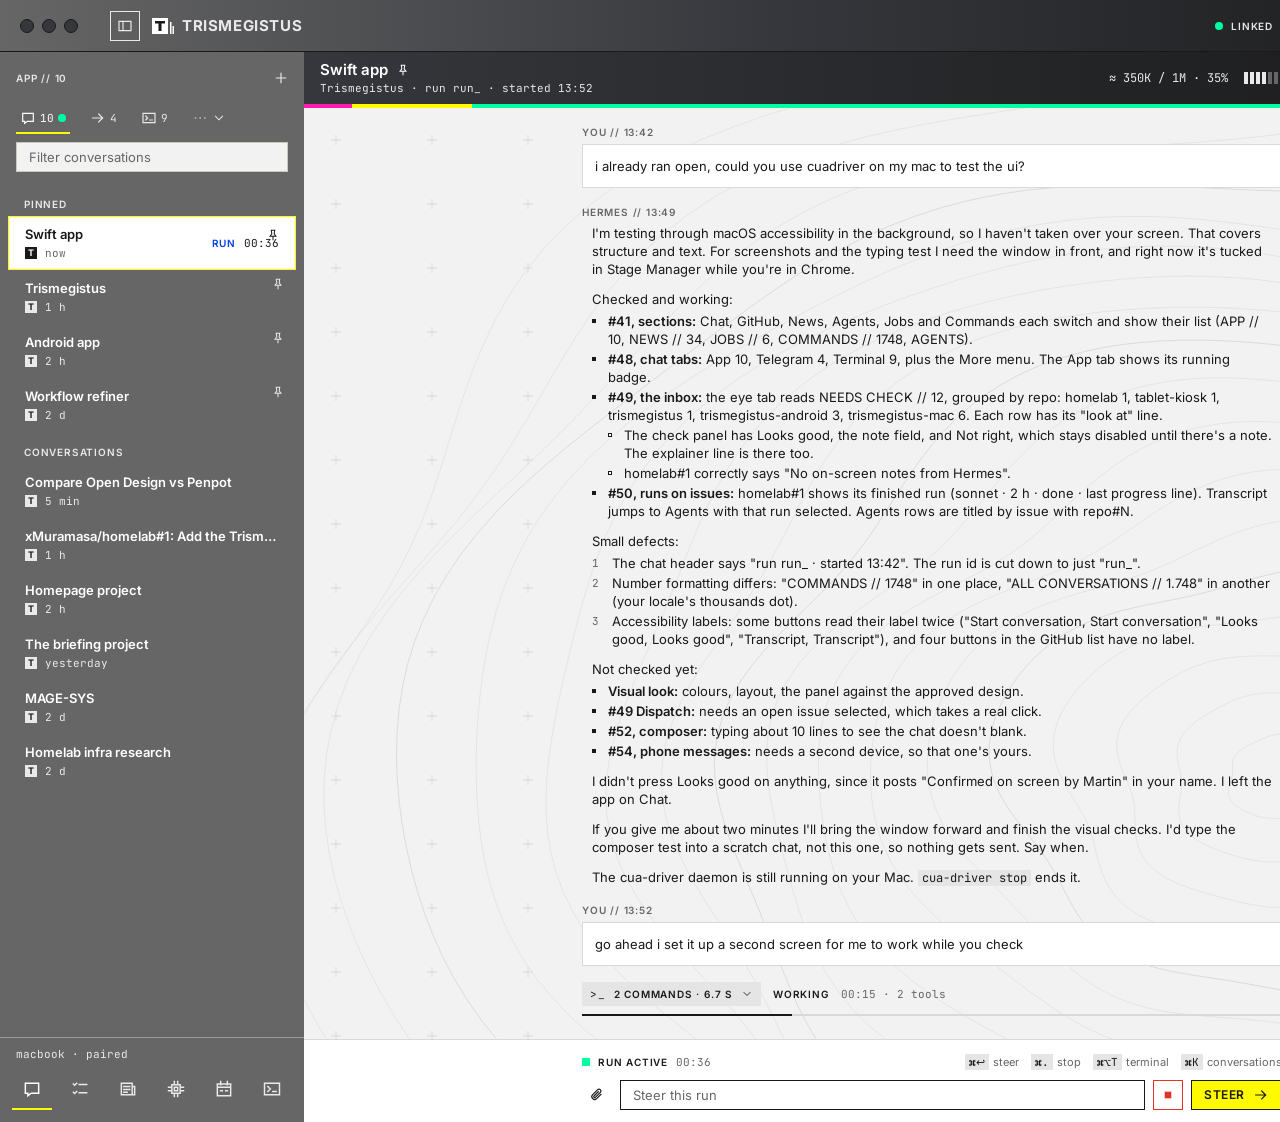
<file: design/opendesign/11-polish-pass/index.html>
<!doctype html>
<html lang="en">
<head>
<meta charset="utf-8">
<title>Trismegistus</title>
<meta name="viewport" content="width=1560">
<link rel="preconnect" href="https://fonts.googleapis.com">
<link rel="preconnect" href="https://fonts.gstatic.com" crossorigin>
<link rel="stylesheet" href="https://fonts.googleapis.com/css2?family=Inter:wght@400;600;700&family=JetBrains+Mono:wght@400&display=swap">
<style>
/* OD-LAYOUT-PRIMITIVES v1 — structure only: display, flex/grid, overflow, wrapping, ratio, geometry.
   Put this @layer first; product CSS outside the layer wins ordinary layout rules.
   Native hidden and closed-dialog states take precedence over component display rules. */
@layer od-layout {
  [hidden]:not([hidden="until-found" i]) { display: none !important; }
  dialog:not([open]) { display: none !important; }
  :where(.od-stack,.od-row,.od-row-top,.od-cluster,.od-grid,.od-field,.od-stat,.od-cell,.od-tile) > :where(*) { min-width: 0; }
  .od-stack   { display: flex; flex-direction: column; gap: var(--od-gap, 8px); }
  .od-row     { display: flex; align-items: center; gap: var(--od-gap, 8px); }
  .od-row-top { display: flex; align-items: flex-start; gap: var(--od-gap, 8px); }
  .od-cluster { display: flex; flex-wrap: wrap; align-items: center; gap: var(--od-gap, 8px); }
  .od-fill    { flex: 1 1 0; min-width: 0; }
  .od-fixed   { flex: none; }
  .od-grid    { display: grid; gap: var(--od-gap, 12px); grid-template-columns: repeat(var(--od-cols, 3), minmax(0, 1fr)); }
  .od-stat, .od-field, .od-cell { display: grid; gap: var(--od-gap, 2px); }
  :where(.od-stat,.od-field,.od-cell) > :where(*) { display: block; }
  .od-tile { display: grid; grid-template-rows: auto 1fr; }
  :where(.od-tile) > :where(*) { display: block; }
  .od-media { display: block; width: 100%; height: auto; aspect-ratio: var(--od-ratio, auto); }
  .od-media-cover { object-fit: cover; }
  .od-icon { display: inline-block; inline-size: var(--od-icon-size, 1em); block-size: var(--od-icon-size, 1em); flex: none; }
  .od-truncate { display: block; max-width: 100%; overflow: hidden; white-space: nowrap; text-overflow: ellipsis; }
  .od-clamp-2, .od-clamp-3 { display: -webkit-box; -webkit-box-orient: vertical; overflow: hidden; overflow-wrap: anywhere; }
  .od-clamp-2 { -webkit-line-clamp: 2; }
  .od-clamp-3 { -webkit-line-clamp: 3; }
  .od-lines-2 { min-height: calc(2 * 1.4em); }
  .od-nowrap  { white-space: nowrap; }
  .od-keep    { word-break: keep-all; overflow-wrap: anywhere; }
  .od-screen { display: grid; grid-template-rows: auto minmax(0, 1fr) auto; height: 100%; }
  .od-scroll { overflow-y: auto; overscroll-behavior: contain; min-height: 0; }
  .od-rail { display: flex; gap: var(--od-gap, 8px); overflow-x: auto; scroll-snap-type: x proximity; scrollbar-width: none;
             padding-inline: var(--od-rail-pad, 16px); scroll-padding-inline: var(--od-rail-pad, 16px); }
  .od-rail::-webkit-scrollbar { display: none; }
  :where(.od-rail) > :where(*) { flex: none; scroll-snap-align: start; }
  :where(.od-rail) > :where(:last-child) { margin-inline-end: var(--od-rail-pad, 16px); }
  .od-spacer { flex: none; visibility: hidden; pointer-events: none; }
  .od-touch  { min-width: 44px; min-height: 44px; }
}
:root [hidden]:where(:not([hidden="until-found" i])) { display: none; }
/* /OD-LAYOUT-PRIMITIVES v1 */

/* ── Tokens: every value below maps 1:1 to a SwiftUI token ───────────── */
:root {
  --paper:#F2F2F2; --raised:#FFFFFF; --sunken:#E5E5E5; --rule:#D9D9D9; --ink:#191919;
  --dark-panel:#35373C; --secondary:#666666; --muted:#999999; --yellow:#FFFA00; --blue:#0040E8;
  --green:#00FFA2; --magenta:#FF1AAC; --red:#E5332A; --border-inactive:#C8C8C0;
  --terminal-green:#00875A; --terminal-red:#C4271F; --ark-orange:#E86600; --on-steel:#E9E9E9;
  --accent-cyan:#1FE5E0; --accent-magenta:#DA16DC;

  --s2:2px; --s4:4px; --s8:8px; --s12:12px; --s16:16px; --s20:20px; --s24:24px; --s32:32px; --s40:40px;
  --row:52px; --row-compact:40px; --row-tool:28px; --control:30px; --card-head:24px; --topbar:52px; --sidebar:304px;
  --lh-body:18px; --lh-small:16px;

  --sans: Inter, -apple-system, BlinkMacSystemFont, "Helvetica Neue", sans-serif;
  --mono: "JetBrains Mono", ui-monospace, SFMono-Regular, Menlo, monospace;
  --steel: linear-gradient(90deg, #666666, #35373C, #191919);
  --steel-band: linear-gradient(90deg, #35373C, #191919);
}

* { box-sizing: border-box; }
html, body { margin: 0; padding: 0; background: var(--ink); }
body { font: 400 13px/var(--lh-body) var(--sans); color: var(--ink); -webkit-font-smoothing: antialiased; }
button, input, select, textarea { font: inherit; color: inherit; border-radius: 0; }
button { background: none; border: 0; padding: 0; cursor: pointer; text-align: left; }
button:disabled { cursor: default; }
h1, h2, h3, h4, p, ul, ol { margin: 0; padding: 0; }
ul, ol { list-style: none; }
a { color: var(--blue); text-decoration: none; }
@media (hover: hover) { a:hover { text-decoration: underline; } }
:focus-visible { outline: 2px solid var(--blue); outline-offset: 1px; }
.topbar :focus-visible, .side :focus-visible, .band :focus-visible { outline-color: var(--yellow); }
* { scrollbar-width: none; }
*::-webkit-scrollbar { display: none; }

/* Type roles */
.t-heading  { font: 700 15px/20px var(--sans); text-transform: uppercase; letter-spacing: .6px; }
.t-title    { font: 600 15px/20px var(--sans); }
.t-headline { font: 600 13px/var(--lh-body) var(--sans); }
.t-body     { font: 400 13px/var(--lh-body) var(--sans); }
.t-callout  { font: 400 12px/var(--lh-small) var(--sans); }
.t-caption  { font: 400 11px/var(--lh-small) var(--sans); }
.t-label    { font: 600 10px/var(--lh-small) var(--sans); text-transform: uppercase; letter-spacing: .8px; }
.t-button   { font: 600 12px/var(--lh-small) var(--sans); text-transform: uppercase; letter-spacing: .6px; }
.t-mono     { font: 400 12px/var(--lh-small) var(--mono); }
.t-mono-s   { font: 400 11px/var(--lh-small) var(--mono); }
.c-secondary { color: var(--secondary); }

/* ── Window ──────────────────────────────────────────────────────────── */
.window { width: 1560px; height: 1122px; display: grid; grid-template-rows: var(--topbar) minmax(0, 1fr); overflow: hidden; background: var(--paper); }
.columns { display: grid; grid-template-columns: var(--sidebar) minmax(0, 1fr); min-height: 0; }
.window.no-sidebar .columns { grid-template-columns: 0 minmax(0, 1fr); }
.window.no-sidebar .side { visibility: hidden; }

/* Top bar */
.topbar { display: flex; align-items: center; gap: var(--s12); padding: 0 var(--s16) 0 var(--s20); background: var(--steel); color: var(--on-steel); border-bottom: 1px solid var(--ink); }
.lights { display: flex; gap: var(--s8); margin-right: var(--s20); }
.lights i { width: 14px; height: 14px; border-radius: 50%; background: var(--dark-panel); border: .5px solid var(--ink); }
.mark { display: flex; align-items: center; gap: var(--s8); }
.mark svg { display: block; width: 22px; height: 16px; }
.mark .word { font: 700 15px/20px var(--sans); letter-spacing: .6px; }
.link-state { display: flex; align-items: center; gap: var(--s8); margin-left: auto; margin-right: var(--s4); }
.dot { width: 8px; height: 8px; border-radius: 50%; background: var(--green); flex: none; }
.bar-btn { display: grid; place-items: center; width: var(--control); height: var(--control); color: var(--on-steel); border: 1px solid transparent; }
.bar-btn[aria-pressed="true"] { border-color: var(--on-steel); }
.bar-btn:disabled { color: var(--muted); }
@media (hover: hover) { .bar-btn:not(:disabled):hover { border-color: var(--on-steel); } }

/* ── Sidebar ─────────────────────────────────────────────────────────── */
.side { background: var(--secondary); color: var(--on-steel); display: grid; grid-template-rows: auto minmax(0, 1fr) auto; min-height: 0; min-width: 0; overflow: hidden; }
.side-head { display: flex; align-items: center; justify-content: space-between; height: var(--row); padding: 0 var(--s8) 0 var(--s16); }
.side-tools { display: grid; gap: var(--s8); padding: 0 var(--s16) var(--s12); }
.field { display: block; width: 100%; height: var(--control); padding: 0 var(--s12); background: var(--paper); color: var(--ink); border: 1px solid var(--border-inactive); }
.field::placeholder { color: var(--secondary); opacity: 1; }
.selects { display: grid; grid-template-columns: repeat(auto-fit, minmax(0, 1fr)); gap: var(--s8); }
.sel { position: relative; display: block; }
.sel select { display: block; width: 100%; height: var(--control); padding: 0 var(--s24) 0 var(--s8); appearance: none; -webkit-appearance: none; background: var(--sunken); color: var(--ink); border: 0; cursor: pointer; }
.sel .od-icon { position: absolute; top: 8px; right: var(--s8); pointer-events: none; color: var(--ink); }
.seg { display: grid; grid-template-columns: 1fr 1fr; }
.seg button { display: flex; align-items: center; justify-content: center; gap: var(--s8); height: var(--control); background: var(--raised); color: var(--ink); }
.seg button[aria-pressed="true"] { background: var(--ink); color: var(--yellow); }
.tabs { display: flex; align-items: center; gap: var(--s16); }
.tabs button { display: flex; align-items: center; gap: var(--s4); height: var(--control); padding: 0 var(--s4); color: var(--on-steel); border-bottom: 2px solid transparent; }
.tabs button[aria-pressed="true"] { color: #FFFFFF; border-bottom-color: var(--yellow); }
.tabs .od-icon { --od-icon-size: 16px; }

.side-list { min-height: 0; overflow-y: auto; padding-bottom: var(--s8); }
.group-head { display: flex; align-items: center; gap: var(--s8); width: 100%; padding: var(--s12) var(--s24) var(--s4); color: var(--on-steel); }
.group-head .count { font: 400 11px/var(--lh-small) var(--mono); }
button.group-head .od-icon { order: -1; margin-left: -4px; }
.row-wrap { position: relative; margin: 0 var(--s8); }
.row { display: flex; align-items: center; gap: var(--s8); width: 100%; min-height: var(--row); padding: var(--s8) var(--s16); color: #FFFFFF; border: 1px solid transparent; }
.row.compact { min-height: var(--row-compact); padding-block: var(--s4); }
.row.sel { background: var(--raised); color: var(--ink); border-color: var(--yellow); }
.row-main { flex: 1 1 0; min-width: 0; display: grid; gap: var(--s2); }
.row-title { font: 600 13px/var(--lh-body) var(--sans); }
.row-meta { display: flex; align-items: center; gap: var(--s8); font: 400 11px/var(--lh-small) var(--mono); color: var(--on-steel); min-width: 0; }
.row-line { display: block; font: 400 11px/var(--lh-small) var(--mono); color: var(--on-steel); }
.row-look { display: block; font: 400 11px/var(--lh-small) var(--sans); color: var(--on-steel); }
.row.sel .row-meta, .row.sel .row-line, .row.sel .row-look { color: var(--secondary); }
.row-side { flex: none; display: flex; align-items: center; gap: var(--s8); }
.row-state { font: 600 10px/var(--lh-small) var(--sans); letter-spacing: .8px; text-transform: uppercase; }
.row.sel .run { color: var(--blue); }
.row-pin { position: absolute; top: var(--s4); right: var(--s8); display: grid; place-items: center; width: 20px; height: 20px; color: var(--on-steel); opacity: 0; }
.row-pin.on, .row-wrap:hover .row-pin, .row-pin:focus-visible { opacity: 1; }
.row-wrap.sel .row-pin { color: var(--ink); }
.src { display: inline-grid; place-items: center; width: 12px; height: 12px; background: var(--on-steel); color: var(--ink); font: 700 9px/12px var(--sans); flex: none; }
.row.sel .src { background: var(--ink); color: #FFFFFF; }
.pri { display: inline-block; padding: 0 var(--s8); background: var(--ink); color: #FFFFFF; font: 600 10px/var(--lh-small) var(--sans); letter-spacing: .8px; }
.sq { display: inline-block; width: 8px; height: 8px; flex: none; }
.sq.line { outline: 1px solid var(--ink); outline-offset: -1px; }
.side-note { padding: var(--s12) var(--s24); font: 400 11px/var(--lh-small) var(--sans); color: var(--on-steel); }
.side-note.mono { font-family: var(--mono); }

.side-foot { border-top: 1px solid var(--muted); }
.paired { padding: var(--s8) var(--s16) 0; font: 400 11px/var(--lh-small) var(--mono); color: var(--on-steel); }
.sections { display: flex; justify-content: space-between; padding: var(--s8) var(--s12) var(--s12); }
.sections button { display: grid; place-items: center; width: var(--s40); height: var(--s40); color: var(--on-steel); border-bottom: 2px solid transparent; }
.sections button[aria-current="page"] { color: #FFFFFF; border-bottom-color: var(--yellow); }
.sections .od-icon { --od-icon-size: 20px; }

/* ── Detail ──────────────────────────────────────────────────────────── */
.detail { display: flex; flex-direction: column; min-height: 0; min-width: 0; background: var(--paper); }
.band { display: flex; align-items: center; gap: var(--s16); min-height: var(--row); padding: var(--s8) var(--s16); background: var(--steel-band); color: var(--on-steel); flex: none; }
.band-titles { flex: 1 1 0; min-width: 0; display: grid; }
.band-title { display: flex; align-items: center; gap: var(--s8); color: #FFFFFF; }
.band-sub { display: block; font: 400 11px/var(--lh-small) var(--mono); color: var(--on-steel); }
.band-actions { flex: none; display: flex; align-items: center; gap: var(--s8); }
.band-read { display: flex; align-items: center; gap: var(--s4); font: 400 12px/var(--lh-small) var(--mono); margin-right: var(--s8); color: var(--on-steel); }
.meter { display: flex; gap: var(--s2); margin-right: var(--s8); }
.meter i { width: 4px; height: 12px; background: var(--secondary); }
.meter i.on { background: var(--on-steel); }
.title-rule { height: 4px; flex: none; display: grid; grid-template-columns: 48px 120px 1fr; }
.title-rule i:nth-child(1) { background: var(--magenta); }
.title-rule i:nth-child(2) { background: var(--yellow); }
.title-rule i:nth-child(3) { background: var(--green); }

.readout { display: flex; align-items: center; gap: var(--s16); min-height: var(--row-compact); padding: 0 var(--s16); background: var(--raised); border-bottom: 1px solid var(--rule); flex: none; }
.read { display: flex; align-items: center; gap: var(--s8); }
.read .t-label { color: var(--secondary); }
.read .sel select { width: 116px; font: 400 12px/var(--lh-small) var(--sans); }
.read + .read { padding-left: var(--s16); border-left: 1px solid var(--rule); }
.tag { display: inline-block; padding: 0 var(--s4); background: var(--sunken); color: var(--ink); font: 400 11px/var(--lh-small) var(--mono); white-space: nowrap; }

.body-wrap { position: relative; flex: 1 1 0; min-height: 0; overflow: hidden; }
.ground { position: absolute; inset: 0; width: 100%; height: 100%; pointer-events: none; }
.scroll { position: relative; height: 100%; overflow-y: auto; overscroll-behavior: contain; padding: var(--s16); }
.col-700 { width: 700px; max-width: 100%; margin: 0 auto; }
.col-720 { width: 720px; max-width: 100%; margin: 0 auto; }
.col-960 { width: 960px; max-width: 100%; margin: 0 auto; }
.stack-16 { display: grid; gap: var(--s16); }
.stack-24 { display: grid; gap: var(--s24); }
.panel { background: var(--raised); border: 1px solid var(--rule); padding: var(--s16); }

/* Buttons */
.btn { display: inline-flex; align-items: center; gap: var(--s8); height: var(--control); padding: 0 var(--s12); font: 600 12px/var(--lh-small) var(--sans); text-transform: uppercase; letter-spacing: .6px; white-space: nowrap; border: 1px solid var(--ink); background: var(--raised); color: var(--ink); }
.btn .od-icon { --od-icon-size: 14px; }
.btn.primary { background: var(--yellow); border-color: var(--ink); color: var(--ink); }
.btn.danger { background: var(--raised); border-color: var(--red); color: var(--terminal-red); }
.btn.steel { background: transparent; border-color: var(--on-steel); color: var(--on-steel); }
.btn.steel[aria-pressed="true"] { background: var(--raised); color: var(--ink); }
.btn:disabled { background: var(--sunken); border-color: var(--border-inactive); color: var(--secondary); }
.btn.steel:disabled { background: var(--dark-panel); border-color: var(--secondary); color: var(--on-steel); }
.icon-btn { display: inline-grid; place-items: center; width: var(--control); height: var(--control); border: 1px solid var(--border-inactive); background: var(--raised); color: var(--ink); flex: none; }
.icon-btn.bare { border-color: transparent; background: transparent; }
.icon-btn.steel { background: transparent; border-color: var(--on-steel); color: var(--on-steel); }
.icon-btn.danger { border-color: var(--red); color: var(--red); }
.text-btn { display: inline-flex; align-items: center; gap: var(--s4); height: var(--row-tool); font: 600 12px/var(--lh-small) var(--sans); text-transform: uppercase; letter-spacing: .6px; color: var(--ink); }
@media (hover: hover) {
  .btn:not(:disabled):hover { background: var(--sunken); }
  .btn.primary:not(:disabled):hover { background: var(--ink); color: var(--yellow); }
  .btn.steel:not(:disabled):not([aria-pressed="true"]):hover { background: var(--dark-panel); }
  .icon-btn:hover { background: var(--sunken); }
  .icon-btn.steel:hover { background: var(--dark-panel); }
  .row:not(.sel):hover { border-color: var(--on-steel); }
  .sections button:hover { color: #FFFFFF; }
}

/* Markdown */
.md { display: grid; gap: var(--s12); }
.md strong { font-weight: 600; }
.md p + ul, .md p + ol { margin-top: -8px; }
.md-h { font: 600 13px/var(--lh-body) var(--sans); }
.md .md-h + ul, .md .md-h + p { margin-top: -8px; }
.md li { position: relative; padding-left: var(--s16); }
.md li + li { margin-top: var(--s2); }
.md ul > li::before { content: ""; position: absolute; left: 0; top: 7px; width: 4px; height: 4px; background: var(--ink); }
.md ul ul { margin-top: var(--s2); }
.md ul ul > li::before { background: var(--raised); outline: 1px solid var(--ink); outline-offset: -1px; }
.md ol { counter-reset: n; }
.md ol > li { counter-increment: n; padding-left: var(--s20); }
.md ol > li::before { content: counter(n); position: absolute; left: 0; top: 0; font: 400 11px/var(--lh-body) var(--mono); color: var(--secondary); }
.code { padding: 0 var(--s4); background: var(--sunken); font: 400 12px/var(--lh-small) var(--mono); overflow-wrap: anywhere; }
.md a.url { font: 400 12px/var(--lh-body) var(--mono); }
.md ul.tasks > li { padding-left: 0; }
.md ul.tasks > li::before { display: none; }
.md ul.tasks > li + li { margin-top: var(--s4); }
.task { display: grid; grid-template-columns: 16px minmax(0, 1fr); gap: var(--s8); cursor: pointer; }
.task.done .task-text { color: var(--secondary); }
input[type=checkbox] { appearance: none; -webkit-appearance: none; width: 16px; height: 16px; margin: 1px 0 0; background: var(--raised); border: 1px solid var(--ink); cursor: pointer; display: block; }
input[type=checkbox]:checked { background: var(--ink) url("data:image/svg+xml,%3Csvg xmlns='http://www.w3.org/2000/svg' viewBox='0 0 16 16'%3E%3Cpath d='M3.5 8.5l3 3 6-7' fill='none' stroke='%23FFFFFF' stroke-width='1.75'/%3E%3C/svg%3E") center/14px no-repeat; }

/* Item card */
.cards { display: grid; gap: var(--s24); }
.card { display: grid; grid-template-columns: minmax(0, 1fr) 12px; background: var(--raised); border-top-right-radius: 8px; box-shadow: 0 1px 5px rgb(25 25 25 / .16); overflow: hidden; }
.card-head { grid-column: 1; display: flex; align-items: center; gap: var(--s12); width: 100%; height: var(--card-head); padding: 0 var(--s8); background: var(--ark-orange); color: #FFFFFF; font: 400 12px/var(--lh-small) var(--mono); }
.card-head .first { flex: 1 1 0; min-width: 0; }
.card-head .t { flex: none; }
.card-head .tool { flex: none; width: 96px; }
.card-head .dur { flex: none; }
.card-body { grid-column: 1; min-width: 0; }
.card .accent { grid-column: 2; grid-row: 1 / span 2; background: var(--accent-cyan); }
.card[data-accent="magenta"] .accent { background: var(--accent-magenta); }
.card[data-accent="yellow"] .accent { background: var(--yellow); }
.exit { flex: none; padding: 0 var(--s4); background: var(--raised); color: var(--terminal-red); font: 400 11px/var(--lh-small) var(--mono); }
.raw { display: block; margin: 0; padding: var(--s8) var(--s12); background: var(--paper); font: 400 11px/var(--lh-small) var(--mono); white-space: pre-wrap; overflow-wrap: anywhere; color: var(--ink); }
.raw.fail { color: var(--terminal-red); }
.card-body .raw { background: var(--raised); }
.raw-cmd { padding: var(--s8) var(--s12) 0; font: 400 12px/var(--lh-small) var(--mono); overflow-wrap: anywhere; }

/* Tool rows */
.tool-row { display: grid; grid-template-columns: var(--cols, 16px 48px minmax(0,1fr) 56px 64px 16px); align-items: center; gap: var(--s12); width: 100%; height: var(--row-tool); padding: 0 var(--s12); background: var(--raised); border-top: .5px solid var(--rule); }
.tool-row.commands { --cols: 72px 112px minmax(0,1fr) 56px 56px 16px; }
.tool-row .dur { text-align: right; color: var(--secondary); }
.tool-row .st { display: inline-flex; align-items: center; gap: var(--s4); font: 600 10px/var(--lh-small) var(--sans); letter-spacing: .8px; text-transform: uppercase; }
.tool-row .st.ok { color: var(--terminal-green); }
.tool-row .st.fail { color: var(--terminal-red); }
.tool-list { background: var(--raised); box-shadow: 0 1px 5px rgb(25 25 25 / .16); }
.say { padding: var(--s8) var(--s12); border-top: .5px solid var(--rule); font: 400 12px/var(--lh-small) var(--sans); color: var(--secondary); }
@media (hover: hover) { .tool-row:hover { background: var(--paper); } }

/* Chat */
.msg { display: grid; gap: var(--s4); }
.msg + .msg { margin-top: var(--s16); }
.msg-label { color: var(--secondary); }
.you-box { padding: var(--s12); background: var(--raised); border: 1px solid var(--rule); white-space: pre-wrap; overflow-wrap: anywhere; }
.hermes { padding-inline: 10px; }
.work { display: grid; gap: var(--s8); margin-top: var(--s16); }
.work-line { display: flex; align-items: center; gap: var(--s12); }
.cmd-chip { display: inline-flex; align-items: center; gap: var(--s8); height: var(--card-head); padding: 0 var(--s8); background: var(--sunken); font: 600 10px/var(--lh-small) var(--sans); letter-spacing: .8px; text-transform: uppercase; }
.cmd-chip .prompt { font: 400 11px/var(--lh-small) var(--mono); }
.work-line .readings { color: var(--secondary); }
.track { position: relative; height: 2px; background: var(--rule); overflow: hidden; }
.track i { position: absolute; left: 0; top: 0; width: 30%; height: 2px; background: var(--ink); }
.track i { animation: slide 2.4s ease-in-out infinite alternate; }
@keyframes slide { to { transform: translateX(233%); } }
.work .cards { margin-top: var(--s8); margin-bottom: var(--s4); }

.composer { flex: none; background: var(--raised); border-top: 1px solid var(--rule); padding: var(--s12) var(--s16); }
.run-line { display: flex; align-items: center; gap: var(--s8); min-height: var(--s20); margin-bottom: var(--s8); }
.run-line .state { display: flex; align-items: center; gap: var(--s8); }
.run-line .clock { color: var(--secondary); }
.hints { margin-left: auto; display: flex; align-items: center; gap: var(--s12); color: var(--secondary); }
.hint { display: flex; align-items: center; gap: var(--s4); }
.kbd { padding: 0 var(--s4); background: var(--sunken); color: var(--ink); font: 400 11px/var(--lh-small) var(--mono); }
.input-line { display: flex; align-items: flex-end; gap: var(--s8); }
.composer textarea { flex: 1 1 0; min-width: 0; display: block; height: var(--control); max-height: 120px; padding: 5px var(--s12); background: var(--raised); color: var(--ink); border: 1px solid var(--ink); resize: none; line-height: var(--lh-body); }
.composer textarea::placeholder { color: var(--secondary); opacity: 1; }
.terminal { flex: none; height: 200px; padding: var(--s12) var(--s16); background: var(--dark-panel); color: var(--on-steel); font: 400 12px/var(--lh-body) var(--mono); white-space: pre-wrap; overflow-y: auto; }
.terminal .p { color: var(--green); }

/* Issues */
.who { display: flex; align-items: baseline; gap: var(--s8); margin-bottom: var(--s8); }
.who .t-mono-s { color: var(--secondary); }
.check { padding-top: var(--s12); border-top: 3px solid var(--yellow); }
.check-head { display: flex; align-items: center; gap: var(--s8); margin-bottom: var(--s12); }
.check-head .from { margin-left: auto; color: var(--secondary); }
.check-intro { margin-bottom: var(--s8); }
.looks { counter-reset: look; margin-bottom: var(--s16); }
.look { display: grid; grid-template-columns: 16px 16px minmax(0, 1fr); gap: var(--s8); align-items: start; padding: var(--s4) 0; border-top: .5px solid var(--rule); cursor: pointer; }
.look:last-child { border-bottom: .5px solid var(--rule); }
.look .n { font: 400 11px/var(--lh-body) var(--mono); color: var(--secondary); text-align: right; }
.look.done .look-text { color: var(--secondary); }
.check-actions { display: flex; align-items: center; gap: var(--s8); margin-bottom: var(--s8); }
.check-actions .field { flex: 1 1 0; min-width: 0; width: auto; background: var(--sunken); border-color: var(--sunken); }
.reply { display: grid; gap: var(--s8); }
.reply textarea { display: block; width: 100%; height: 72px; padding: var(--s12); background: var(--raised); border: 1px solid var(--rule); resize: vertical; }
.reply textarea::placeholder { color: var(--secondary); opacity: 1; }
.reply .btn { justify-self: end; }
.chip { display: inline-block; padding: 0 var(--s4); font: 600 10px/var(--lh-small) var(--sans); letter-spacing: .8px; text-transform: uppercase; white-space: nowrap; flex: none; }
.chip.warn { background: var(--dark-panel); color: var(--yellow); }
.chip.neutral { background: var(--sunken); color: var(--secondary); }
.chip.update { box-shadow: inset 0 0 0 1px var(--blue); color: var(--blue); background: var(--raised); }
.chip.ok { background: var(--green); color: var(--ink); }
.chip.err { background: var(--red); color: var(--ink); }

/* News */
.lead { padding-bottom: var(--s16); }
.sec-head { display: flex; align-items: baseline; justify-content: space-between; padding-bottom: var(--s4); border-bottom: 1px solid var(--ink); }
.news-sec + .news-sec { margin-top: var(--s24); }
.story { border-bottom: .5px solid var(--rule); }
.story:last-child { border-bottom: 0; }
.story-head { display: grid; grid-template-columns: 16px minmax(0, 1fr) auto; gap: var(--s8); width: 100%; padding: var(--s12) 0; align-items: start; }
.story-head .od-icon { margin-top: 1px; }
.story-main { display: grid; gap: var(--s4); min-width: 0; }
.story-main .summary { color: var(--secondary); }

/* Jobs */
.stats { display: grid; grid-template-columns: repeat(3, minmax(0, 1fr)); background: var(--raised); border: 1px solid var(--rule); }
.stat { display: grid; gap: var(--s4); align-content: start; padding: var(--s12) var(--s16); }
.stat + .stat { border-left: 1px solid var(--rule); }
.stat .t-label { color: var(--secondary); }
.stat .val { display: flex; align-items: center; gap: var(--s8); }
.prompt-head { display: flex; align-items: baseline; justify-content: space-between; padding-bottom: var(--s4); margin-bottom: var(--s12); border-bottom: 1px solid var(--ink); }
.prompt-md { --lh-body: 20px; line-height: 20px; gap: var(--s20); overflow: hidden; }
.prompt-md .code { line-height: 16px; }
.prompt-md.folded { max-height: 160px; }
.prompt-md .md-h { line-height: 20px; }
.prompt-md p + ul, .prompt-md .md-h + ul, .prompt-md .md-h + p { margin-top: 0; }
.sel.steel select { width: 176px; background: transparent; border: 1px solid var(--on-steel); color: var(--on-steel); font: 400 12px/var(--lh-small) var(--mono); }
.sel.steel .od-icon { color: var(--on-steel); }
.sel select option { color: var(--ink); background: var(--raised); }
.form { display: grid; gap: var(--s12); }
.form label { display: grid; gap: var(--s4); }
.form .t-label { color: var(--secondary); }
.form .pair { display: grid; grid-template-columns: repeat(3, minmax(0, 1fr)); gap: var(--s8); }
.form input, .form select { display: block; width: 100%; height: var(--control); padding: 0 var(--s12); background: var(--sunken); border: 0; }
.form input.mono, .form textarea { font: 400 12px/var(--lh-body) var(--mono); }
.form textarea { display: block; width: 100%; height: 360px; padding: var(--s12); background: var(--raised); border: 1px solid var(--rule); resize: vertical; }

/* Commands */
.cmd-group + .cmd-group { margin-top: var(--s32); }
.cmd-head { display: flex; align-items: center; gap: var(--s12); margin-bottom: var(--s12); padding-bottom: var(--s4); border-bottom: 1px solid var(--ink); }
.cmd-head .to { display: inline-flex; align-items: center; gap: var(--s4); color: var(--blue); }
.cmd-head .fails { color: var(--terminal-red); }
.cmd-head .fold { margin-left: auto; display: grid; place-items: center; width: var(--s24); height: var(--s24); }
.cmd-foot { display: flex; align-items: center; gap: var(--s12); margin-top: var(--s8); color: var(--secondary); }

.empty { display: grid; gap: var(--s4); justify-items: center; padding: var(--s40) var(--s16); text-align: center; color: var(--secondary); }
.empty .t-label { color: var(--ink); }

@media (prefers-reduced-motion: reduce) { .track i { animation: none; } * { scroll-behavior: auto !important; } }
</style>
</head>
<body>
<div class="window" id="window">
  <header class="topbar">
    <div class="lights" aria-hidden="true"><i></i><i></i><i></i></div>
    <button class="bar-btn" data-act="toggle-sidebar" aria-label="Toggle sidebar" title="Toggle sidebar" id="sb-toggle"></button>
    <div class="mark">
      <svg viewBox="0 0 22 16" role="img" aria-label="Trismegistus mark"><rect width="16" height="16" fill="#FFFFFF"/><path d="M3 3h10v2.5H9.5V13h-3V5.500H3z" fill="#191919"/><rect x="18" y="4" width="1.500" height="12" fill="#FFFFFF"/><rect x="20.500" y="8" width="1.500" height="8" fill="#FFFFFF"/></svg>
      <span class="word">TRISMEGISTUS</span>
    </div>
    <div class="link-state">
      <i class="dot" aria-hidden="true"></i>
      <span class="t-label">Linked</span>
      <span class="t-mono-s">hermes.lab.x-muramasa.dev</span>
    </div>
    <button class="bar-btn" data-act="toggle-terminal" id="term-toggle" aria-label="Toggle terminal" title="Toggle terminal (⌘⌥T)"></button>
    <button class="bar-btn" id="settings" aria-label="Settings" title="Settings"></button>
  </header>
  <div class="columns">
    <aside class="side" aria-label="Sidebar">
      <div id="side-top"></div>
      <div id="side-list" class="side-list"></div>
      <footer class="side-foot">
        <div class="paired">macbook · paired</div>
        <nav class="sections" id="nav" aria-label="Sections"></nav>
      </footer>
    </aside>
    <main class="detail" id="detail"></main>
  </div>
</div>

<!-- Markdown sources: reused as-is from the shipping app -->
<script type="text/plain" id="md-hermes">
I'm testing through macOS accessibility in the background, so I haven't taken over your screen. That covers structure and text. For screenshots and the typing test I need the window in front, and right now it's tucked in Stage Manager while you're in Chrome.

Checked and working:
- **#41, sections:** Chat, GitHub, News, Agents, Jobs and Commands each switch and show their list (APP // 10, NEWS // 34, JOBS // 6, COMMANDS // 1748, AGENTS).
- **#48, chat tabs:** App 10, Telegram 4, Terminal 9, plus the More menu. The App tab shows its running badge.
- **#49, the inbox:** the eye tab reads NEEDS CHECK // 12, grouped by repo: homelab 1, tablet-kiosk 1, trismegistus 1, trismegistus-android 3, trismegistus-mac 6. Each row has its "look at" line.
  - The check panel has Looks good, the note field, and Not right, which stays disabled until there's a note. The explainer line is there too.
  - homelab#1 correctly says "No on-screen notes from Hermes".
- **#50, runs on issues:** homelab#1 shows its finished run (sonnet · 2 h · done · last progress line). Transcript jumps to Agents with that run selected. Agents rows are titled by issue with repo#N.

Small defects:
1. The chat header says "run run_ · started 13:42". The run id is cut down to just "run_".
2. Number formatting differs: "COMMANDS // 1748" in one place, "ALL CONVERSATIONS // 1.748" in another (your locale's thousands dot).
3. Accessibility labels: some buttons read their label twice ("Start conversation, Start conversation", "Looks good, Looks good", "Transcript, Transcript"), and four buttons in the GitHub list have no label.

Not checked yet:
- **Visual look:** colours, layout, the panel against the approved design.
- **#49 Dispatch:** needs an open issue selected, which takes a real click.
- **#52, composer:** typing about 10 lines to see the chat doesn't blank.
- **#54, phone messages:** needs a second device, so that one's yours.

I didn't press Looks good on anything, since it posts "Confirmed on screen by Martin" in your name. I left the app on Chat.

If you give me about two minutes I'll bring the window forward and finish the visual checks. I'd type the composer test into a scratch chat, not this one, so nothing gets sent. Say when.

The cua-driver daemon is still running on your Mac. `cua-driver stop` ends it.
</script>

<script type="text/plain" id="md-issue3">
From the homelab README "Open items". Add Uptime Kuma monitors for:

## Monitors
- [ ] `https://ha.lab.x-muramasa.dev` (Home Assistant)
- [ ] check that the Dozzle monitor points at `logs.lab`
- [ ] `https://backup.lab.x-muramasa.dev` (Backrest)
- [ ] `https://stats.lab.x-muramasa.dev/api/health` (Beszel)
- [ ] `https://memory.lab.x-muramasa.dev/api/health` (Hindsight UI)
- [ ] `https://sync.lab.x-muramasa.dev/rest/noauth/health` (Syncthing)
- [ ] `https://news.lab.x-muramasa.dev/healthz` (news-ui) and `/api/feeds` (news-api via Caddy)
- [ ] `http://horus-eye:8088/healthz` (Claude usage viewer)
- [ ] `https://hermes.lab.x-muramasa.dev/healthz` (Trismegistus relay)

## How
Kuma monitors are set up in its UI (no API in use here), so this is a manual pass; Hermes can do it with browser automation if wanted.
</script>

<script type="text/plain" id="md-issue41">
Builds the navigation agreed in #40: design `design/ui-draft/09f-sections-secondary-sidebar.png` (Penpot frame 09f). Read #40's "Agreed design" first.

Today Commands, Jobs, GitHub, Agents and News are rows in the window sidebar's conversation list; each opens a view in the detail column, and Jobs and Agents put their own list on top of the selected item. After this, the window has **six sections** with their own lists.

**Delegate:** Claude Code, Opus · **Owns:** `App/Trismegistus/Window/*` (`MainWindow`, `ConversationSidebar`, `ConversationActions` window parts; new files there), the window-facing views in `App/Trismegistus/{Jobs,Agents,GitHub,News,Commands}/` (split each into a sidebar list + a detail; the row views `*RowView` go), the app's menu commands for ⌘1–⌘6 (where `SidebarActions` / the View menu live), `TrismegistusUI` for a reusable `SectionBar` (+ snapshot test) if it fits there, `design/tokens.json` + `Tokens.swift` regenerated with `scripts/gen-tokens.py` (never by hand), `SPEC.md`'s window section. **Not:** the popover (`Popover/*`, its list keeps the News row from #39), the Kit's models, the relay.

## Sections
Order = icons left to right = ⌘1…⌘6; tooltip "Chat (⌘1)" etc.; SF Symbols, the ones the rows use today, a chat bubble for Chat:
- [ ] **Chat**: sidebar = the conversations as today (pin, rename, tags, delete, ⌘K filter, new conversation); detail = the conversation + terminal pane as today. The terminal pane only for Chat (as now: nil elsewhere).
- [ ] **GitHub**: sidebar = the board by status (groups, Done folded) with the repo / priority / list-kind pickers on top (`GITHUB // 27 OPEN`); detail = the selected issue (`GitHubIssueView`, no back button needed; empty state when none).
- [ ] **News**: sidebar = the editions by day (day headers, one row per edition: feed name + time); detail = the edition (`EditionView` content, stories); reader-unreachable line stays in the detail.
- [ ] **Agents**: sidebar = the runs (`AGENTS // 1 RUNNING`); detail = `AgentDetail` at full height (no list on top).
- [ ] **Jobs**: sidebar = the jobs (`JOBS // 6`, + New job); detail = `JobDetail` at full height.
- [ ] **Commands**: sidebar = "All conversations" then the conversations with commands (filter = search); detail = the log (failed-only toggle in its header).
- [ ] Opening a conversation from Jobs / GitHub / Agents / a notification switches to Chat with it selected.
- [ ] Each section keeps its own selection (`@AppStorage: window.section` plus one key per section; Chat keeps `window.selectedSession`). Keyboard: arrows move in every section's list; ⌘K focuses the current section's filter (showing the sidebar first).

## Look (09f)
- [ ] Sidebar ground secondary. New roles in `tokens.json`: `color.role.surface.sidebar` → `palette.secondary`; `color.role.text.on-sidebar` → `palette.raised` (titles); `color.role.text.on-sidebar-secondary` → `palette.on-steel` (header, meta lines, footer); `color.role.line.on-sidebar` → on-steel at a new `opacity.rule-on-sidebar` 0.24; `color.role.icon.on-sidebar` → `palette.rule`. The selected row keeps today's white card with the yellow outline and ink text; the filter field stays light.
</script>

<script type="text/plain" id="md-report">
The three source edits for the Trismegistus tile are in, but the build never ran, so `custom.css` is stale. Every `python3` call was refused with "requires approval", so I ran no tests and haven't confirmed the build prints `11 tiles`. I also haven't confirmed that `services.yaml` parses. I left the generated `custom.css` alone rather than hand-edit it.

- **`services.yaml`:** the `Trismegistus` entry is last in `Infrastructure`, as specced.
- **`build.py`:** I added the `Trismegistus` line to `SERVICES` and set Claude Usage's wide flag to `False`, so I didn't use the flip option.
- **`icons.json`:** I added `cellphone-link` in sorted position, before `chart-line`, and kept the file on one line.

**For you to do:** run `python3 apps/homepage/theme/build.py` in the worktree, then the YAML parse, then check that the `custom.css` diff covers only the new tile, the icon variable and Claude Usage's span. The report spells this out.

I haven't looked at the 1280x800 layout or the 4-row claim. The Kuma monitor stays on homelab#3, as the issue says.

The report is in `/home/muramasa/.local/state/hermes-runs/homelab-issue-1-report.md`.
</script>

<script type="text/plain" id="md-prompt">
Produce a daily AI news digest for a personal news reader (a web app, plus a short notice in Telegram), covering the last ~24 hours (since the previous edition). Use web_search and web_extract to find and verify real, dated news from reputable sources (official lab blogs, arXiv, The Verge, Ars Technica, TechCrunch, Reuters, The Information, Hugging Face, GitHub trending, etc.). Only include items published in the last ~24 hours; verify dates. Never invent items or links.

Your previous edition (JSON) may be provided via continuity. Avoid repeating stories already covered unless there is a significant update, which you mark as an update (see CONTINUITY below).

Keep the digest short: about 5-10 stories in total, one or two sentences each. On a quiet day fewer is fine. The old digest sections map onto the JSON sections: Top stories → `top`, Model & product releases → `release`, Open-source & local AI → `open_source`, Research highlights → `research`, Industry, funding & policy → `industry`.

## OUTPUT: one JSON object (news-edition/v1)

Your final answer is exactly one JSON object and nothing else: no Markdown, no code fences, no text before or after it. A reader app validates and stores it, and sends a short notice to Telegram. If there is genuinely nothing new to report, answer exactly `[SILENT]` instead (nothing else).

Every text field is plain text: no Markdown, no HTML, no links inside text (links go in `sources`). Write in English.

- Keep it tight: the whole edition should read in a few minutes. Skip empty sections.

### Edition fields

- `schema`: `"news-edition/v1"`
- `feed`: `"ai"`
- `edition_date`: today's date in Santiago, YYYY-MM-DD
- `title`: e.g. `AI daily — 19 October 2026` (max 200 characters)
- `lead`: one sentence on the biggest story (max 600)
- `language`: `"en"`
- `stories`: 1-40 stories, in reading order (fields below)
- `gaps`: short lines on coverage gaps, only if something failed (failed feeds, "based on search snippets"); `[]` otherwise (max 10)

### Story fields

Include every field; use null or [] when there is nothing to say.

- `slug`: kebab-case id (a-z, 0-9, single hyphens; max 80), unique within the edition
- `section`: one of the sections below; `rank`: 1, 2, 3… within the section, most important first
- `headline`: max 200 characters
</script>

<script>
/* ── Icons: one 1.75 px square-cap family, stands in for SF Symbols ───── */
const I = {
  chat:'<path d="M4 5h16v12h-9l-4 3v-3H4z"/>',
  checklist:'<path d="M4 6l1.500 1.500L8 5M4 16l1.500 1.500L8 15M11 6.500h9M11 16.500h9"/>',
  news:'<path d="M4 5h13v14H4zM17 9h3v10h-3M7 9h7M7 12.500h7M7 16h4"/>',
  cpu:'<path d="M7 7h10v10H7zM10 10h4v4h-4zM10 3v4M14 3v4M10 17v4M14 17v4M3 10h4M3 14h4M17 10h4M17 14h4"/>',
  calendar:'<path d="M4 6h16v14H4zM4 10h16M8 3v4M16 3v4M8 14h2M14 14h2"/>',
  terminal:'<path d="M3 5h18v14H3zM7 9l3 3-3 3M13 15h4"/>',
  sidebar:'<path d="M3 5h18v14H3zM9 5v14"/>',
  settings:'<path d="M3 7h10M17 7h4M3 17h4M11 17h10M13 5h4v4h-4zM7 15h4v4H7z"/>',
  plus:'<path d="M12 5v14M5 12h14"/>',
  refresh:'<path d="M19 12a7 7 0 1 1-2-5M17 3v4h-4"/>',
  pin:'<path d="M9 4h6l-1 6 3 4H7l3-4zM12 14v6"/>',
  attach:'<path d="M18 11l-6.500 6.500a4 4 0 0 1-6-6L13 4a2.700 2.700 0 0 1 4 4l-7.500 7.500a1.300 1.300 0 0 1-2-2L14 7"/>',
  stop:'<rect x="7" y="7" width="10" height="10" fill="currentColor" stroke="none"/>',
  arrow:'<path d="M4 12h15M13 6l6 6-6 6"/>',
  up:'<path d="M12 20V5M6 11l6-6 6 6"/>',
  open:'<path d="M7 17L17 7M9 7h8v8"/>',
  play:'<path d="M7 5l12 7-12 7z" fill="currentColor" stroke="none"/>',
  pause:'<path d="M8 5h3v14H8zM14 5h3v14h-3z" fill="currentColor" stroke="none"/>',
  pencil:'<path d="M4 20l1-5L16 4l4 4L9 19zM13.500 6.500l4 4"/>',
  check:'<path d="M5 13l4 4 10-11"/>',
  x:'<path d="M6 6l12 12M18 6L6 18"/>',
  chevD:'<path d="M6 9l6 6 6-6"/>',
  chevU:'<path d="M6 15l6-6 6 6"/>',
  chevR:'<path d="M9 6l6 6-6 6"/>',
  eye:'<path d="M2 12s4-6.500 10-6.500S22 12 22 12s-4 6.500-10 6.500S2 12 2 12z"/><circle cx="12" cy="12" r="3"/>',
  board:'<path d="M4 5h16v14H4zM9.300 5v14M14.700 5v14"/>',
  warn:'<path d="M12 4l9 16H3zM12 10v5M12 17v1"/>',
  lines:'<path d="M4 6h16M4 10h16M4 14h16M4 18h16"/>',
  msg:'<path d="M3 4h13v9H8l-3 3v-3H3zM19 9h2v9h-2v3l-3-3h-6v-2"/>',
  send:'<path d="M12 20V5M6 11l6-6 6 6"/>',
  file:'<path d="M6 3h8l4 4v14H6zM14 3v4h4M12 11v6M9 14h6"/>',
  search:'<circle cx="11" cy="11" r="6"/><path d="M16 16l5 5"/>',
  back:'<path d="M9 7L4 12l5 5M4 12h12a4 4 0 0 1 0 8h-2"/>',
  checkc:'<circle cx="12" cy="12" r="9"/><path d="M8 12.500l3 3 5-6"/>',
  send2:'<path d="M4 12h15M13 6l6 6-6 6"/>',
  more:'<path d="M5 12h.5M12 12h.5M19 12h.5"/>',
};
const icon = (n, s) => `<svg class="od-icon" viewBox="0 0 24 24" fill="none" stroke="currentColor" stroke-width="1.75" stroke-linecap="square" stroke-linejoin="miter" aria-hidden="true" style="--od-icon-size:${s || 16}px">${I[n]}</svg>`;
const chev = (open, s) => icon(open ? 'chevU' : 'chevD', s || 14);
const esc = s => String(s).replace(/[&<>"]/g, c => ({ '&':'&amp;', '<':'&lt;', '>':'&gt;', '"':'&quot;' }[c]));
const src = id => document.getElementById('md-' + id).textContent.trim();

/* ── Content: real values from the shipping screenshots ───────────────── */
const CONVS = [
  { id:'swift', title:'Swift app', when:'now', pinned:true, sub:'Trismegistus · run run_ · started 13:52' },
  { id:'trismegistus', title:'Trismegistus', when:'1 h', pinned:true },
  { id:'android', title:'Android app', when:'2 h', pinned:true },
  { id:'workflow', title:'Workflow refiner', when:'2 d', pinned:true },
  { id:'compare', title:'Compare Open Design vs Penpot', when:'5 min' },
  { id:'homelab1', title:'xMuramasa/homelab#1: Add the Trismegistus relay tile to Homepage', when:'1 h' },
  { id:'homepage', title:'Homepage project', when:'2 h' },
  { id:'briefing', title:'The briefing project', when:'yesterday' },
  { id:'magesys', title:'MAGE-SYS', when:'2 d' },
  { id:'infra', title:'Homelab infra research', when:'2 d' },
];
const CHAT_TABS = [
  { id:'app', label:'App', count:10, icon:'chat' },
  { id:'telegram', label:'Telegram', count:4, icon:'send2' },
  { id:'terminal', label:'Terminal', count:9, icon:'terminal' },
];

const mk = (repo, n, p, title, x = {}) => ({ id:`${repo}#${n}`, repo, n, p, title, status:'Todo', state:'open', comments:[], ...x });
const BOARD = [
  mk('homelab', 3, 'P1', 'Uptime Kuma monitors for the remaining services', { body:'issue3', tags:['area: monitoring'], age:'8 d' }),
  mk('homelab', 4, 'P1', 'Beszel alerts: memory > 85%, disk > 80%, system down'),
  mk('homelab', 5, 'P2', 'Optional: router DHCP DNS → AdGuard (192.168.100.76), 1.1.1.1 secondary'),
  mk('homelab', 6, 'P2', 'Syncthing: pair the phone (S21 FE) for the Obsidian vault'),
  mk('mage-sys', 5, 'P2', 'Phase 4: blind verification, escalation and the Hermes tool'),
  mk('mage-sys', 6, 'P2', 'Phase 5: council console UI'),
  mk('mage-sys', 7, 'P2', 'Phase 6: evaluation and hardening'),
  mk('mage-sys', 17, 'P2', 'Collect ~30 past decisions with known right answers (phase 6 test set)'),
  mk('mage-sys', 18, 'P2', 'Console: two or three visual directions to choose from'),
  mk('mage-sys', 19, 'P2', 'Learned per-seat weights from track record'),
  mk('mage-sys', 12, 'P2', 'Usage guard: check the Claude limit before a run'),
  mk('mage-sys', 13, 'P2', 'GPT seats via the Codex CLI (ChatGPT Plus)'),
];
const ck = (repo, n, p, title, x = {}) => mk(repo, n, p, title, { status:'Needs check', state:'closed', ...x });
const INBOX = [
  ck('homelab', 1, 'P2', 'Add the Trismegistus relay tile to Homepage', { look:[], lookNone:true }),
  ck('tablet-kiosk', 2, 'P1', 'App: full-screen WebView with a pull-down navigation bar, self-recovery, pinned to the tablet'),
  ck('trismegistus', 27, 'P1', "Agents helper: read runs from ~/.local/state/hermes-runs and name each run's issue"),
  ck('trismegistus-android', 8, 'P1', "Messages sent from another device don't show in an open conversation (phone)"),
  ck('trismegistus-android', 7, 'P1', 'Composer: attach, camera and send in one row with the text field'),
  ck('trismegistus-android', 4, 'P1', 'Phase 2: the app: theme, navigation, pairing, Chat, approvals, settings'),
  ck('trismegistus-mac', 54, 'P1', "Messages sent from another device don't show in an open conversation (mac)"),
  ck('trismegistus-mac', 49, 'P1', 'GitHub view: Dispatch button and a Needs-check inbox', { lookLine:'(after trismegistus-open) GitHub → the eye tab: the rows, the panel, Dispatch', look:['(after trismegistus-open) GitHub → the eye tab: the rows, the panel, Dispatch'] }),
  ck('trismegistus-mac', 50, 'P2', 'GitHub view: show the live run on its issue (transcript, Stop)', { lookLine:'open GitHub, issue #50 or trismegistus#27: a finished run', look:['open GitHub, issue #50 or trismegistus#27: a finished run'] }),
  ck('trismegistus-mac', 52, 'P1', 'App: the chat goes blank while the multi-line composer grows'),
  ck('trismegistus-mac', 48, 'P1', 'Chat tabs: App, Telegram, Terminal and a More menu'),
  ck('trismegistus-mac', 41, 'P1', "App: six sections (Chat, GitHub, News, Agents, Jobs, Commands) with an icon bar at the sidebar's bottom on a secondary ground (#40, 09f)", {
    body:'issue41', tags:['area: app', 'agent: opus'], agent:'opus', age:'2 d',
    from:'from Hermes · 1 Nov 09:48',
    lookIntro:"the report's nine checks; the main ones are:",
    look:['the grey sidebar against 09f', '⌘1–⌘6 / the icons', "each section's list + detail", 'open-a-conversation from Jobs/Agents/GitHub/Commands landing in Chat', 'no width jitter on sidebar/terminal toggles (#28)'],
  }),
];
const ISSUES = [...BOARD, ...INBOX];
const REPO_ORDER = ['homelab', 'tablet-kiosk', 'trismegistus', 'trismegistus-android', 'trismegistus-mac'];

const FEEDS = { Chile:{ key:'chile', c:'var(--red)' }, Cyber:{ key:'cyber', c:'var(--yellow)' }, AI:{ key:'ai', c:'var(--magenta)' } };
const ed = (day, date, feed, time) => ({ id:`${feed}-${date.replace(/\W+/g, '')}`, day, date, feed, time,
  title: feed === 'AI' ? `AI daily — ${date}` : `${feed} — ${day.split(',')[0][0] + day.split(',')[0].slice(1).toLowerCase()}, ${date}` });
const D = { w:'WEDNESDAY, 4 NOVEMBER', tu:'TUESDAY, 3 NOVEMBER', m:'MONDAY, 2 NOVEMBER', su:'SUNDAY, 1 NOVEMBER', sa:'SATURDAY, 31 OCTOBER' };
const EDITIONS = [
  ed(D.w,'4 November 2026','Chile','03:12'), ed(D.w,'4 November 2026','Cyber','03:12'), ed(D.w,'4 November 2026','AI','03:04'),
  ed(D.tu,'3 November 2026','Chile','03:11'), ed(D.tu,'3 November 2026','Cyber','03:07'), ed(D.tu,'3 November 2026','AI','03:06'),
  ed(D.m,'2 November 2026','Cyber','03:23'), ed(D.m,'2 November 2026','Chile','03:08'), ed(D.m,'2 November 2026','AI','03:05'),
  ed(D.su,'1 November 2026','Chile','03:11'), ed(D.su,'1 November 2026','AI','03:06'),
  ed(D.sa,'31 October 2026','Cyber','03:19'), ed(D.sa,'31 October 2026','Chile','03:10'), ed(D.sa,'31 October 2026','AI','03:07'),
];
const CYBER_LEAD = "Canonical's CVSS 10.0 authentication bypass in LXD and MicroCloud (CVE-2026-112816), fixed 29 Oct with public PoC material, is the top story, and the most urgent host action is the Ubuntu brotli update for the KEV-listed CVE-2026-111497.";
const CYBER = [
  { head:'Patch now', stories:[
    { h:'Brotli CVE-2026-111497: Ubuntu 26.04 packages fixed since 26 Oct; apt upgrade covers the host, while Node, Bun and Python builds still need bumps', cve:'CVE-2026-111497', s:"Ubuntu's security tracker lists the 26.04 fix as brotli, libbrotli1 and python3-brotli 1.2.0-3ubuntu0…", tag:'update' },
    { h:'CVE-2026-97229: Alpine Linux rebuilt its GitLab after exploit attempts on 20-21 Oct; CISA lists the CVSS 10.0 flaw as exploited', cve:'CVE-2026-97229', s:'Alpine Linux says an attacker tried to exploit CVE-2026-97229, an unauthenticated code-execution flaw i…' },
  ]},
  { head:'Top stories', stories:[
    { h:'CVE-2026-112816: LXD and MicroCloud authentication bypass rated CVSS 10.0 lets an attacker impersonate trusted clients; fixed 29 Oct', cve:'CVE-2026-112816', s:'Canonical fixed CVE-2026-112816 in LXD and MicroCloud, with fixed releases dated 29 Oct. The HTTPS A…' },
    { h:'Polymarket: about $2.7M drained from roughly 700 traders via a hijacked DebugBear monitoring script on 29 Oct', s:"On 29 Oct, malicious JavaScript served through DebugBear's real-user-monitoring snippet on Polymarket…" },
    { h:"FBI attributes the Binance theft of about $6 billion on 29 Oct to North Korea's TraderTraitor and lists hundreds of addresses to block", s:'On 31 Oct the FBI, with the USSS and IRS-CI, attributed the theft from Binance on or about 29 Oct to Trade…' },
    { h:"Hugging Face: malicious 'Qwen2 test' models returned after takedown and run crypto miners and reverse shells when trust_remote_code is enabled", s:'Pluto Security reported 31 malicious repositories across seven Hugging Face accounts, published…', tag:'mixed' },
  ]},
  { head:'Your stack', stories:[
    { h:"npm 'testmetest' worm (Miasma family) hijacked 42 GitHub repos and plants hooks for AI coding tools; its wiper fires when a stolen GitHub token is revoked", s:'JFrog reported on 26 Oct that a self-replicating npm worm, first flagged by SafeDep as a test, had…', tag:'mixed' },
    { h:'CVE-2026-114409: Docker Desktop before 4.97.0 wrote third-party API keys and OAuth tokens into logs and diagnostics bundles', cve:'CVE-2026-114409', s:'Docker fixed CVE-2026-114409 in Docker Desktop 4.97.0, released 26 Oct. Before that version, third-part…' },
    { h:"Fragnesia (CVE-2026-46300): Linux kernel root flaw in CISA KEV; optiplex runs 7.0.0-38-generic, past Ubuntu's 7.0.0-22.22 fix", cve:'CVE-2026-46300', s:"CISA added CVE-2026-46300 (Fragnesia), a local privilege-escalation flaw in the Linux kernel's XFRM ES…" },
  ]},
  { head:'Research & threat intel', stories:[
    { h:'Kaspersky: NetamLoader framework hit one government-only Windows 10 build in Asia through a supply-chain route; no known APT attribution', s:'Kaspersky GReAT described NetamLoader, a previously undocumented .NET and XAML loader hidden in…' },
    { h:'Unit 42 update: PHP2Shell is being used against exposed PAN-OS management interfaces, chained with a Linux kernel bug to reach root', s:'', tag:'mixed' },
  ]},
];

const AGENTS = [
  { id:'homelab-issue-1', title:'Add the Trismegistus relay tile to Homepage', ref:'homelab#1', ended:'ended 3 h ago', last:'11:07 item 4 build + yaml parse BLOCKED', meta:'done · homelab#1 · delegate · ended 3 h ago · 14 turns · 53 s · /home/muramasa/Projects/homelab-wt/issue-1', report:true },
  { id:'trismegistus-mac-issue-49', title:'GitHub view: Dispatch button and a Needs-check inbox', ref:'trismegistus-mac#49', ended:'ended 1 d ago', last:'11:50 App: Dispatch button/info mark,…', meta:'done · trismegistus-mac#49 · delegate · ended 1 d ago' },
  { id:'trismegistus-mac-issue-50', title:'GitHub view: show the live run on its issue (transcript, Stop)', ref:'trismegistus-mac#50', ended:'ended 1 d ago', last:'15:54 items 1-3 (issue view run row+ma…', meta:'done · trismegistus-mac#50 · delegate · ended 1 d ago' },
  { id:'trismegistus-issue-27', title:'Agents helper: read runs from ~/.local/state/hermes-runs', ref:'trismegistus#27', ended:'ended 2 d ago', last:'items 1-5 done; agents tests pass (Tes…', meta:'done · trismegistus#27 · delegate · ended 2 d ago' },
];
const WT = '/home/muramasa/Projects/homelab-wt/issue-1/';
const STEPS = [
  { tool:'Grep', icon:'search', cmd:'"sync|triangle|vector-square" apps/homepage/theme/icons.json', dur:'0.1 s', ok:true, raw:'1:"sync": "\n1:"triangle": "\n1:"vector-square": "' },
  { tool:'Edit', icon:'pencil', cmd:'apps/homepage/theme/icons.json', dur:'0.1 s', ok:true, raw:`The file ${WT}apps/homepage/theme/icons.json has been updated successfully.` },
  { tool:'Edit', icon:'pencil', cmd:'apps/homepage/theme/build.py', dur:'0.1 s', ok:true, raw:`The file ${WT}apps/homepage/theme/build.py has been updated successfully.` },
  { tool:'Edit', icon:'pencil', cmd:'apps/homepage/services.yaml', dur:'0.1 s', ok:true, raw:`The file ${WT}apps/homepage/services.yaml has been updated successfully.` },
  { say:"Edits to the three source files are in. Now I'm running the build and checking the YAML and the custom.css diff." },
  { tool:'Bash', icon:'terminal', cmd:'python3 apps/homepage/theme/build.py && python3 -c "import yaml,sys; yaml.safe_load(open(sys.argv[1]))" apps/homepage/services.yaml && echo yaml-ok; git diff --stat; git diff -U0 apps/homepage/custom.css', dur:'0.2 s', ok:false, raw:'This Bash command contains multiple operations. The following part requires approval: python3 apps/homepage/theme/build.py && python3 -c "import yaml,sys; yaml.safe_load(open(sys.argv[1]))" apps/homepage/services.yaml && echo yaml-ok; git diff --stat; git diff -U0 apps/homepage/custom.css' },
  { say:"Compound commands need approval, so I'll run them one at a time." },
  { tool:'Bash', icon:'terminal', cmd:'python3 apps/homepage/theme/build.py', dur:'0.1 s', ok:false, raw:'This command requires approval' },
  { tool:'Bash', icon:'terminal', cmd:'python3 -c "import yaml,sys; yaml.safe_load(open(sys.argv[1]))" apps/homepage/services.yaml', dur:'0.1 s', ok:false, raw:'This command requires approval' },
  { say:"The sandbox won't let me run the build or the YAML check. custom.css is generated and must not be hand-edited, so I'm leaving it alone and recording that in the progress file and report." },
  { tool:'Bash', icon:'terminal', cmd:'date +%H:%M', dur:'0.1 s', ok:true, raw:'11:07' },
  { tool:'Write', icon:'file', cmd:'~/.local/state/hermes-runs/homelab-issue-1-progress.md', dur:'0.1 s', ok:true, raw:'File created successfully at: /home/muramasa/.local/state/hermes-runs/homelab-issue-1-progress.md (file state is current in your context — no need to Read it back)' },
  { tool:'Write', icon:'file', cmd:'~/.local/state/hermes-runs/homelab-issue-1-report.md', dur:'0.1 s', ok:true, raw:'File created successfully at: /home/muramasa/.local/state/hermes-runs/homelab-issue-1-report.md (file state is current in your context — no need to Read it back)' },
];

const D3 = h => [`Thu 5 Nov ${h}`, `Fri 6 Nov ${h}`, `Sat 7 Nov ${h}`];
const JOBS = [
  { id:'ai', name:'Daily AI news feed', cad:'Daily at 03:00', short:'daily 03:00', cron:'0 3 * * *', next:'13 h', ago:'10 h', at:'Wed 4 Nov 03:00', runs:D3('03:00'), prompt:'prompt' },
  { id:'chile', name:'Daily Chile news feed', cad:'Daily at 03:00', short:'daily 03:00', cron:'0 3 * * *', next:'13 h', ago:'10 h', at:'Wed 4 Nov 03:00', runs:D3('03:00') },
  { id:'cyber', name:'Daily cyber news feed', cad:'Daily at 03:00', short:'daily 03:00', cron:'0 3 * * *', next:'13 h', ago:'10 h', at:'Wed 4 Nov 03:00', runs:D3('03:00') },
  { id:'publisher', name:'News publisher', cad:'Every 5 minutes', short:'every 5m', cron:'*/5 * * * *', next:'3 min', ago:'1 min', at:'Wed 4 Nov 14:01', runs:['Wed 4 Nov 14:05', 'Wed 4 Nov 14:10', 'Wed 4 Nov 14:15'] },
  { id:'reminder', name:'Reminder: medical reimbursement', cad:'Once at 2026-10-29 19:00', short:'once 2026-10-29 19:00', cron:'once', ago:'5 d', at:'Thu 29 Oct 19:00', runs:[], paused:true },
  { id:'cleanup', name:'News runs cleanup', cad:'Daily at 04:00', short:'daily 04:00', cron:'0 4 * * *', next:'14 h', ago:'10 h', at:'Wed 4 Nov 04:00', runs:D3('04:00') },
];

const CMD_CONVS = [
  ['swift','Swift app',69], ['compare','Compare Open Design vs Penpot',66], ['homelab1','xMuramasa/homelab#1: Add the Trismegistus relay tile to Homepage',80],
  ['trismegistus','Trismegistus',76], ['resume','Resume previous run after limit',61], ['homepage','Homepage project',105], ['android','Android app',156],
  ['briefing','The briefing project',251], ['magesys','MAGE-SYS',67], ['workflow','Workflow refiner',106], ['infra','Homelab infra research',4],
  ['mega','Homelab mega-thread (Telegram, Obsidian)',214], ['arch','Arch Linux Arknights Endfield UI theme',115],
  ['services','Identify redundant services to disable',84], ['optiplex','Explore uses for OptiPlex machine',85], ['timezone','Change timezone from UTC to America/Santiago',8],
];
const c = (t, tool, dur, first, exit, out) => ({ t, tool, dur, first, exit: exit || 0, out: out || '' });
const CMDS = {
  swift: [
    c('14:03:04','terminal',null,'cua-driver screenshot --window Trismegistus --out /tmp/tm-commands.png',0,'saved /tmp/tm-commands.png (1560×1122)'),
    c('14:02:57','vision_analyze','0.1 s','/tmp/tm-jobs.png: does the prompt column match the approved design?',0,'Prompt column present; schedule fields in the expected order.'),
    c('14:02:24','terminal','29.1 s','cua-driver click --window Trismegistus --label "Jobs (⌘5)" && cua-driver wait-idle',0,'clicked; idle after 29.0 s'),
    c('14:01:30','terminal','38.7 s','cua-driver click --window Trismegistus --label "News (⌘3)" && cua-driver wait-idle',0,'clicked; idle after 38.6 s'),
    c('14:01:30','terminal','0.1 s','cua-driver list-windows --app Trismegistus',0,'Trismegistus  1560×1122  frontmost'),
    c('14:01:18','terminal','0.5 s','cua-driver focus --app Trismegistus --space 2',1,'error: window is tucked in Stage Manager; bring it forward first'),
    c('14:01:07','terminal','2.7 s','cua-driver focus --app Trismegistus',0,'focused'),
    c('14:00:57','vision_analyze','0.3 s','/tmp/tm-agents.png: is the run list readable at 1560×1122?',0,'Run rows readable; titles truncated at the right edge.'),
    c('14:00:57','vision_analyze','0.2 s','/tmp/tm-github.png: is the status picker aligned with priority?',0,'Aligned.'),
    c('13:59:35','vision_analyze',null,'/tmp/tm-chat.png: do the three bottom bars read as one block?',0,'No: run strip, composer and key hints read as separate bars.'),
    c('13:59:03','terminal','26.1 s','cua-driver click --window Trismegistus --label "Agents (⌘4)" && cua-driver wait-idle',0,'clicked; idle after 26.0 s'),
    c('13:58:34','terminal','20.3 s','cua-driver click --window Trismegistus --label "GitHub (⌘2)" && cua-driver wait-idle',0,'clicked; idle after 20.2 s'),
    c('13:58:15','terminal','12.5 s','cua-driver type --window Trismegistus --field "Steer this run" --text "scratch"',2,'error: field not found in the frontmost window'),
    c('13:57:38','terminal','33.0 s','cua-driver screenshot --window Trismegistus --out /tmp/tm-chat.png',0,'saved /tmp/tm-chat.png (1560×1122)'),
    c('13:57:26','vision_analyze',null,'/tmp/tm-start.png: which section is showing?',0,'Chat, conversation Swift app.'),
  ],
  compare: [
    c('13:41:12','terminal','1.8 s','git -C ~/Projects/open-design log --oneline -5',0,'5 commits listed'),
    c('13:40:58','terminal','0.6 s','rg -n "design system" ~/Projects/open-design/README.md | head -20',0,'12 matches'),
    c('13:39:20','web_extract','4.2 s','https://penpot.app/',0,'page extracted'),
  ],
  homelab1: [
    c('11:06:48','terminal','0.1 s','python3 apps/homepage/theme/build.py',1,'This command requires approval'),
    c('11:06:47','terminal','0.1 s','python3 -c "import yaml,sys; yaml.safe_load(open(sys.argv[1]))" apps/homepage/services.yaml',1,'This command requires approval'),
    c('11:06:55','terminal','0.1 s','date +%H:%M',0,'11:07'),
  ],
  trismegistus: [
    c('12:44:31','terminal','47.3 s','swift build --package-path ~/Projects/trismegistus-mac',0,'Build complete! (47.21s)'),
    c('12:43:02','terminal','18.9 s','swift test --package-path ~/Projects/trismegistus-mac --filter SectionBar',1,'1 test failed: SectionBarSnapshotTests.testSelectedState'),
    c('12:41:40','terminal','0.3 s','python3 scripts/gen-tokens.py',0,'wrote Tokens.swift'),
  ],
};
const accentOf = tool => tool === 'terminal' ? 'cyan' : tool === 'vision_analyze' ? 'magenta' : 'yellow';
Object.values(CMDS).forEach(rows => rows.sort((a, b) => a.t < b.t ? 1 : a.t > b.t ? -1 : 0));

/* ── Markdown: lists, task lists, bold lead-ins, code chips ───────────── */
const inline = t => t.split(/(\*\*[^*]+\*\*|`[^`]+`)/).map(p => {
  if (p.length > 4 && p.startsWith('**') && p.endsWith('**')) return `<strong>${inline(p.slice(2, -2))}</strong>`;
  if (p.length > 2 && p.startsWith('`') && p.endsWith('`')) {
    const v = p.slice(1, -1);
    return /^https?:\/\//.test(v)
      ? `<a class="url" href="${esc(v)}" target="_blank" rel="noopener">${esc(v)}</a>`
      : `<code class="code">${esc(v)}</code>`;
  }
  return esc(p);
}).join('');
const taskCount = t => (t.match(/^- \[[ x]\]/gm) || []).length;
function md(text, group) {
  const L = text.split('\n'), isItem = l => /^\s*(-|\d+\.)\s/.test(l), isHead = l => /^#{2,3}\s/.test(l);
  let h = '', i = 0, task = 0;
  const total = taskCount(text);
  while (i < L.length) {
    const l = L[i];
    if (!l.trim()) { i++; continue; }
    if (isHead(l)) { h += `<h4 class="md-h">${inline(l.replace(/^#+\s+/, ''))}</h4>`; i++; continue; }
    if (isItem(l)) {
      const ordered = /^\s*\d+\./.test(l), items = [];
      while (i < L.length && isItem(L[i])) {
        const t = L[i].trim().replace(/^(-|\d+\.)\s+/, '');
        if (/^\s{2,}/.test(L[i]) && items.length) items[items.length - 1].kids.push(t); else items.push({ t, kids: [] });
        i++;
      }
      if (/^\[[ x]\]\s/.test(items[0].t)) {
        h += '<ul class="tasks">' + items.map(it => {
          const key = `task:${group}:${task++}`, on = !!S.checks[key];
          return `<li><label class="task${on ? ' done' : ''}"><input type="checkbox" data-check="${esc(key)}" data-total="${total}"${on ? ' checked' : ''}><span class="task-text">${inline(it.t.slice(4))}</span></label></li>`;
        }).join('') + '</ul>';
      } else {
        const tag = ordered ? 'ol' : 'ul';
        h += `<${tag}>` + items.map(it => `<li>${inline(it.t)}${it.kids.length ? `<ul>${it.kids.map(k => `<li>${inline(k)}</li>`).join('')}</ul>` : ''}</li>`).join('') + `</${tag}>`;
      }
      continue;
    }
    const p = [];
    while (i < L.length && L[i].trim() && !isItem(L[i]) && !isHead(L[i])) p.push(L[i++]);
    h += `<p>${inline(p.join(' '))}</p>`;
  }
  return h;
}

/* ── State ────────────────────────────────────────────────────────────── */
const S = {
  route:'chat', ghView:'github', conv:'swift', chatTab:'app', run:true, term:false, sidebar:true,
  issue:'homelab#3', check:'trismegistus-mac#41', edition:'Cyber-2November2026', agent:'homelab-issue-1', job:'ai',
  cmdConv:'all', failed:false, compact:false, todoFolded:false, editing:null, jobDraft:null,
  filters:{}, repo:'all', pri:'any', checks:{}, open:new Set(['steps']), more:new Set(),
  drafts:{}, notes:{}, replies:{}, extra:{},
};
const ROUTES = ['chat', 'github', 'github-check', 'news', 'agents', 'jobs', 'commands'];
const SECTIONS = [
  { id:'chat', label:'Chat', icon:'chat', key:1 }, { id:'github', label:'GitHub', icon:'checklist', key:2 }, { id:'news', label:'News', icon:'news', key:3 },
  { id:'agents', label:'Agents', icon:'cpu', key:4 }, { id:'jobs', label:'Jobs', icon:'calendar', key:5 }, { id:'commands', label:'Commands', icon:'terminal', key:6 },
];
const $ = q => document.querySelector(q);
const q = () => (S.filters[S.route] || '').trim().toLowerCase();
const issueOf = id => ISSUES.find(i => i.id === id);
const inboxOpen = () => INBOX.filter(i => !i.resolved);
const openCount = () => 35;

/* ── Sidebar ──────────────────────────────────────────────────────────── */
const filterField = ph => `<input class="field" data-filter aria-label="${esc(ph)}" placeholder="${esc(ph)}" value="${esc(S.filters[S.route] || '')}">`;
const sideHead = (label, btn = '') => `<div class="side-head"><span class="t-label">${esc(label)}</span>${btn}</div>`;
const headBtn = (act, ic, label) => `<button class="bar-btn" data-act="${act}" aria-label="${label}" title="${label}">${icon(ic)}</button>`;
const seg = () => `<div class="seg" role="group" aria-label="List kind">
  <button data-act="seg" data-id="github" aria-pressed="${S.route === 'github'}" aria-label="Board" title="Board">${icon('board')}</button>
  <button data-act="seg" data-id="github-check" aria-pressed="${S.route === 'github-check'}" aria-label="Needs check, ${inboxOpen().length}" title="Needs check">${icon('eye')}<span class="t-mono-s">${inboxOpen().length}</span></button>
</div>`;
const select = (attr, val, opts, label) => `<label class="sel"><select ${attr} aria-label="${esc(label)}">${opts.map(o => { const [v, t] = Array.isArray(o) ? o : [o, o]; return `<option value="${esc(v)}"${v === val ? ' selected' : ''}>${esc(t)}</option>`; }).join('')}</select>${icon('chevD', 14)}</label>`;

function sideTop() {
  switch (S.route) {
    case 'chat': {
      const tab = CHAT_TABS.find(t => t.id === S.chatTab) || { label:'More', count:0 };
      return sideHead(`${tab.label} // ${tab.count}`, headBtn('new-conv', 'plus', 'New conversation'))
        + `<div class="side-tools"><div class="tabs" role="group" aria-label="Conversation source">${CHAT_TABS.map(t =>
          `<button data-act="tab" data-id="${t.id}" aria-pressed="${S.chatTab === t.id}" aria-label="${t.label}, ${t.count}" title="${t.label}">${icon(t.icon)}<span class="t-mono-s">${t.count}</span>${t.id === 'app' && S.run ? '<i class="dot" title="Running"></i>' : ''}</button>`).join('')}
          <button data-act="tab" data-id="more" aria-pressed="${S.chatTab === 'more'}" aria-label="More" title="More">${icon('more')}${icon('chevD', 14)}</button>
        </div>${filterField('Filter conversations')}</div>`;
    }
    case 'github': return sideHead(`GitHub // ${openCount()} open`, headBtn('refresh', 'refresh', 'Refresh'))
      + `<div class="side-tools">${filterField('Filter issues')}<div class="selects">${select('data-change="repo"', S.repo, [['all', 'All repos'], 'homelab', 'mage-sys'], 'Repository')}${select('data-change="pri"', S.pri, [['any', 'Any priority'], 'P1', 'P2'], 'Priority')}</div>${seg()}</div>`;
    case 'github-check': return sideHead(`Needs check // ${inboxOpen().length}`, headBtn('refresh', 'refresh', 'Refresh'))
      + `<div class="side-tools">${filterField('Filter issues')}<div class="selects">${select('data-change="repo"', S.repo, [['all', 'All repos'], ...REPO_ORDER], 'Repository')}</div>${seg()}</div>`;
    case 'news': return sideHead('News // 34') + `<div class="side-tools">${filterField('Filter editions')}</div>`;
    case 'agents': return sideHead('Agents // 0 running') + `<div class="side-tools">${filterField('Filter agents')}</div>`;
    case 'jobs': return sideHead(`Jobs // ${JOBS.length}`, headBtn('new-job', 'plus', 'New job')) + `<div class="side-tools">${filterField('Filter jobs')}</div>`;
    case 'commands': return sideHead('Commands // 1741') + `<div class="side-tools">${filterField('Search commands and output')}</div>`;
  }
  return '';
}
const noMatch = () => `<p class="side-note">No matches. Clear the filter to see the full list.</p>`;
const convRow = c => {
  const sel = c.id === S.conv, running = c.id === 'swift' && S.run;
  return `<div class="row-wrap${sel ? ' sel' : ''}">
    <button class="row${sel ? ' sel' : ''}" data-act="conv" data-id="${c.id}" aria-current="${sel}">
      <span class="row-main"><span class="row-title od-truncate">${esc(c.title)}</span><span class="row-meta"><i class="src" aria-hidden="true">T</i><span>${esc(c.when)}</span></span></span>
      ${running ? `<span class="row-side"><span class="row-state run">Run</span><span class="t-mono-s">00:36</span></span>` : ''}
    </button>
    <button class="row-pin${c.pinned ? ' on' : ''}" data-act="pin" data-id="${c.id}" aria-label="${c.pinned ? 'Unpin' : 'Pin'} ${esc(c.title)}" title="${c.pinned ? 'Unpin' : 'Pin'}">${icon('pin', 14)}</button>
  </div>`;
};
const issueRow = (it, act, cur, short) => {
  const sel = it.id === cur;
  return `<div class="row-wrap"><button class="row${sel ? ' sel' : ''}" data-act="${act}" data-id="${esc(it.id)}" aria-current="${sel}"><span class="row-main">
    <span class="row-meta"><span class="od-nowrap">${esc(short ? `#${it.n}` : `xMuramasa/${it.id}`)}</span><span class="pri">${it.p}</span>${short ? `<span class="row-state">${it.state}</span>` : ''}</span>
    <span class="row-title od-clamp-2">${esc(it.title)}</span>
    ${it.lookLine ? `<span class="row-look od-truncate">${esc(it.lookLine)}</span>` : ''}
  </span></button></div>`;
};
function sideList() {
  const f = q();
  const has = (...t) => !f || t.join(' ').toLowerCase().includes(f);
  switch (S.route) {
    case 'chat': {
      if (S.chatTab !== 'app') return `<p class="side-note">Nothing loaded for this tab yet.</p>`;
      const rows = CONVS.filter(c => has(c.title));
      if (!rows.length) return noMatch();
      const pin = rows.filter(c => c.pinned), rest = rows.filter(c => !c.pinned);
      return (pin.length ? `<div class="group-head t-label">Pinned</div>${pin.map(convRow).join('')}` : '') + (rest.length ? `<div class="group-head t-label">Conversations</div>${rest.map(convRow).join('')}` : '');
    }
    case 'github': {
      const rows = BOARD.filter(i => has(i.title, i.id) && (S.repo === 'all' || i.repo === S.repo) && (S.pri === 'any' || i.p === S.pri));
      if (!rows.length) return noMatch();
      const open = !S.todoFolded;
      return `<button class="group-head t-label" data-act="todo-fold" data-id="todo" aria-expanded="${open}"><span>Todo</span><span class="count">29</span>${chev(open)}</button>${open ? rows.map(i => issueRow(i, 'issue', S.issue)).join('') : ''}`;
    }
    case 'github-check': {
      const rows = inboxOpen().filter(i => has(i.title, i.id, i.lookLine || '') && (S.repo === 'all' || i.repo === S.repo));
      if (!rows.length) return f ? noMatch() : `<p class="side-note">Nothing needs your check.</p>`;
      return REPO_ORDER.map(r => {
        const g = rows.filter(i => i.repo === r);
        return g.length ? `<div class="group-head t-label"><span>${r}</span><span class="count">${g.length}</span></div>${g.map(i => issueRow(i, 'check-sel', S.check, true)).join('')}` : '';
      }).join('');
    }
    case 'news': {
      const rows = EDITIONS.filter(e => has(e.title, e.feed));
      if (!rows.length) return noMatch();
      let day = '', h = '';
      rows.forEach(e => {
        if (e.day !== day) { day = e.day; h += `<div class="group-head t-label">${e.day}</div>`; }
        const sel = e.id === S.edition;
        h += `<div class="row-wrap"><button class="row compact${sel ? ' sel' : ''}" data-act="edition" data-id="${e.id}" aria-current="${sel}" aria-label="${esc(e.title)}, ${e.time}">
          <i class="sq line" style="background:${FEEDS[e.feed].c}" aria-hidden="true"></i>
          <span class="row-main"><span class="row-title od-truncate">${e.feed}</span></span>
          <span class="row-side"><span class="t-mono-s">${e.time}</span></span>
        </button></div>`;
      });
      return h + `<p class="side-note mono">20 older editions</p>`;
    }
    case 'agents': {
      const rows = AGENTS.filter(a => has(a.title, a.ref, a.last));
      if (!rows.length) return noMatch();
      return rows.map(a => { const sel = a.id === S.agent; return `<div class="row-wrap"><button class="row${sel ? ' sel' : ''}" data-act="agent" data-id="${a.id}" aria-current="${sel}"><span class="row-main">
        <span class="od-row"><span class="row-title od-truncate od-fill">${esc(a.title)}</span><span class="row-state od-fixed">Done</span></span>
        <span class="row-line od-truncate">${esc(a.ref)} · delegate · ${esc(a.ended)}</span>
        <span class="row-line od-truncate">${esc(a.last)}</span>
      </span></button></div>`; }).join('');
    }
    case 'jobs': {
      const rows = JOBS.filter(j => has(j.name, j.short));
      if (!rows.length) return noMatch();
      return rows.map(j => { const sel = j.id === S.job;
        const meta = [j.short, j.next && !j.paused ? `next ${j.next}` : '', j.ago ? `ok ${j.ago}` : 'no runs yet'].filter(Boolean).join(' · ');
        return `<div class="row-wrap"><button class="row${sel ? ' sel' : ''}" data-act="job" data-id="${j.id}" aria-current="${sel}"><span class="row-main">
        <span class="od-row"><span class="row-title od-truncate od-fill">${esc(j.name)}</span>${j.paused ? '<span class="row-state od-fixed">Paused</span>' : ''}</span>
        <span class="row-line od-truncate">${esc(meta)}</span>
      </span></button></div>`; }).join('');
    }
    case 'commands': {
      const row = (id, title, n) => { const sel = S.cmdConv === id; return `<div class="row-wrap"><button class="row${sel ? ' sel' : ''}" data-act="cmd-conv" data-id="${id}" aria-current="${sel}"><span class="row-main"><span class="row-title od-truncate">${esc(title)}</span><span class="row-line">${n} calls</span></span></button></div>`; };
      return row('all', 'All conversations', 1741) + CMD_CONVS.map(([id, t, n]) => row(id, t, n)).join('');
    }
  }
  return '';
}

/* ── Detail helpers ───────────────────────────────────────────────────── */
const band = (title, sub, actions = '') => `<header class="band"><div class="band-titles"><h1 class="band-title t-title">${title}</h1><span class="band-sub">${sub}</span></div><div class="band-actions">${actions}</div></header><div class="title-rule" aria-hidden="true"><i></i><i></i><i></i></div>`;
const wrap = body => `<div class="body-wrap"><svg class="ground" id="ground" aria-hidden="true"></svg><div class="scroll" id="scroll">${body}</div></div>`;
const empty = (label, text) => `<div class="empty"><span class="t-label">${esc(label)}</span><span class="t-callout">${esc(text)}</span></div>`;
const statusCell = (ok, label) => `<span class="st ${ok ? 'ok' : 'fail'}">${icon(ok ? 'check' : 'x', 12)}${label}</span>`;

const cmdCard = (r, id) => {
  const o = S.open.has(id);
  return `<article class="card" data-accent="${accentOf(r.tool)}">
    <button class="card-head" data-act="fold" data-id="${esc(id)}" aria-expanded="${o}">
      <span class="t">${r.t}</span><span class="tool">${r.tool}</span><span class="first od-truncate">${esc(r.first)}</span>${r.exit ? `<span class="exit">exit ${r.exit}</span>` : ''}${r.dur ? `<span class="dur">${r.dur}</span>` : ''}${chev(o)}
    </button>
    ${o ? `<div class="card-body"><div class="raw-cmd">${esc(r.first)}</div><pre class="raw${r.exit ? ' fail' : ''}">${esc(r.out)}</pre></div>` : ''}
    <i class="accent" aria-hidden="true"></i>
  </article>`;
};
const cmdRow = (r, id) => {
  const o = S.open.has(id);
  return `<button class="tool-row commands" data-act="fold" data-id="${esc(id)}" aria-expanded="${o}">
    <span class="t-mono-s">${r.t}</span><span class="t-mono-s">${r.tool}</span><span class="t-mono-s od-truncate">${esc(r.first)}</span><span class="t-mono-s dur">${r.dur || ''}</span>
    ${r.exit ? `<span class="st fail">exit ${r.exit}</span>` : statusCell(true, 'ok')}${chev(o)}
  </button>${o ? `<pre class="raw${r.exit ? ' fail' : ''}">${esc(r.first)}\n${esc(r.out)}</pre>` : ''}`;
};

/* ── Chat ─────────────────────────────────────────────────────────────── */
const WORK = [
  c('13:52:06', 'terminal', '6.2 s', 'cua-driver focus --app Trismegistus', 0, 'focused'),
  c('13:52:13', 'vision_analyze', '0.5 s', '/tmp/tm-start.png: which section is showing?', 0, 'Chat, conversation Swift app.'),
];
const youMsg = (t, text) => `<article class="msg"><div class="msg-label t-label">You // ${t}</div><div class="you-box">${esc(text)}</div></article>`;
function viewChat() {
  const cv = CONVS.find(x => x.id === S.conv) || CONVS[0], main = cv.id === 'swift', running = main && S.run;
  const sub = main ? (S.run ? cv.sub : 'Trismegistus · run stopped') : (cv.sub || `last active ${cv.when}`);
  const meter = Array.from({ length: 12 }, (_, i) => `<i${i < 4 ? ' class="on"' : ''}></i>`).join('');
  const head = band(`<span>${esc(cv.title)}</span>${cv.pinned ? icon('pin', 14) : ''}`, esc(sub),
    `<span class="band-read" title="Context used">≈ 350K / 1M · 35%</span><span class="meter" role="img" aria-label="35 percent of context used">${meter}</span>
     <label class="sel steel"><select aria-label="Model" data-change="model"><option>claude-opus-5-5</option><option>claude-sonnet-5-5</option><option>claude-haiku-5-5</option></select>${icon('chevD', 14)}</label>
     <button class="icon-btn steel" aria-label="More" title="Conversation actions">${icon('more')}</button>`);
  const extra = (S.extra[cv.id] || []).map(m => youMsg(m.t, m.text)).join('');
  const open = S.open.has('work');
  const body = main
    ? `<div class="col-700">${youMsg('13:42', 'i already ran open, could you use cuadriver on my mac to test the ui?')}
      <article class="msg"><div class="msg-label t-label">Hermes // 13:49</div><div class="hermes md">${md(src('hermes'), 'hermes')}</div></article>
      ${youMsg('13:52', 'go ahead i set it up a second screen for me to work while you check')}${extra}
      <div class="work">
        <div class="work-line">
          <button class="cmd-chip" data-act="fold" data-id="work" aria-expanded="${open}"><span class="prompt">&gt;_</span><span>2 commands · 6.7 s</span>${chev(open, 12)}</button>
          <span class="t-label">${S.run ? 'Working' : 'Stopped'}</span><span class="readings t-mono-s">00:15 · 2 tools</span>
        </div>
        ${S.run ? '<div class="track" aria-hidden="true"><i></i></div>' : ''}
        ${open ? `<div class="cards">${WORK.map((r, i) => cmdCard(r, 'work:' + i)).join('')}</div>` : ''}
      </div></div>`
    : `<div class="col-700">${extra || empty('No messages cached', 'History loads from the relay when this conversation has been opened on this Mac.')}</div>`;
  const hint = (k, t) => `<span class="hint"><span class="kbd">${k}</span><span class="t-caption">${t}</span></span>`;
  const composer = `<section class="composer" aria-label="Composer"><div class="col-700">
    <div class="run-line">
      <span class="state t-label">${running ? '<i class="sq" style="background:var(--green)" aria-hidden="true"></i>Run active' : 'Ready'}</span>
      ${running ? '<span class="clock t-mono-s">00:36</span>' : ''}
      <span class="hints">${running ? hint('⌘↩', 'steer') + hint('⌘.', 'stop') : hint('⌘↩', 'send')}${hint('⌘⌥T', 'terminal')}${hint('⌘K', 'conversations')}</span>
    </div>
    <div class="input-line">
      <button class="icon-btn bare" aria-label="Attach file" title="Attach file">${icon('attach')}</button>
      <textarea id="composer" rows="1" data-draft aria-label="${running ? 'Steer this run' : 'Message Hermes'}" placeholder="${running ? 'Steer this run' : 'Message Hermes'}">${esc(S.drafts[cv.id] || '')}</textarea>
      ${running ? `<button class="icon-btn danger" data-act="stop" aria-label="Stop run" title="Stop run (⌘.)">${icon('stop')}</button>` : ''}
      <button class="btn primary" data-act="steer">${running ? 'Steer' : 'Send'}${icon('arrow')}</button>
    </div>
  </div></section>`;
  const term = S.term ? `<section class="terminal" aria-label="Terminal"><span class="p">muramasa@macbook %</span> cua-driver status\ndaemon running · window Trismegistus · 1560×1122\n<span class="p">muramasa@macbook %</span> </section>` : '';
  return head + wrap(body) + composer + term;
}

/* ── GitHub ───────────────────────────────────────────────────────────── */
function checkPanel(it) {
  if (it.resolved) {
    const good = it.resolved === 'good';
    return `<section class="panel check" aria-label="Check result"><div class="check-head"><i class="sq" style="background:${good ? 'var(--green)' : 'var(--red)'}" aria-hidden="true"></i><span class="t-label">${good ? 'Confirmed on screen' : 'Sent back'}</span></div>
      <p class="t-callout c-secondary">${good ? 'Comment posted, Status Done.' : 'Note posted as a comment, issue reopened, Status Todo.'}</p></section>`;
  }
  const look = it.look || [], group = `look:${it.id}`;
  const done = look.filter((_, i) => S.checks[`${group}:${i}`]).length;
  return `<section class="panel check" aria-label="Needs your check">
    <div class="check-head"><i class="sq" style="background:var(--magenta)" aria-hidden="true"></i><span class="t-label">Needs your check</span>
      ${look.length ? `<span class="t-mono-s c-secondary" data-readout="${esc(group)}">${done}/${look.length}</span>` : ''}
      <span class="from t-mono-s">${esc(it.from || 'from Hermes')}</span></div>
    ${it.lookIntro ? `<p class="check-intro">${esc(it.lookIntro)}</p>` : ''}
    ${look.length ? `<ol class="looks">${look.map((t, i) => { const k = `${group}:${i}`, on = !!S.checks[k];
      return `<li><label class="look${on ? ' done' : ''}"><span class="n">${i + 1}</span><input type="checkbox" data-check="${esc(k)}" data-total="${look.length}"${on ? ' checked' : ''}><span class="look-text">${esc(t)}</span></label></li>`; }).join('')}</ol>`
      : `<p class="check-intro c-secondary">No on-screen notes from Hermes</p>`}
    <div class="check-actions">
      <button class="btn primary" data-act="looks-good" data-id="${esc(it.id)}">Looks good${icon('check')}</button>
      <input class="field" id="note" data-note="${esc(it.id)}" aria-label="What's not right? (posted as a comment)" placeholder="What's not right? (posted as a comment)" value="${esc(S.notes[it.id] || '')}">
      <button class="btn danger" id="not-right" data-act="not-right" data-id="${esc(it.id)}"${(S.notes[it.id] || '').trim() ? '' : ' disabled'}>Not right${icon('x')}</button>
    </div>
    <p class="t-caption c-secondary">Looks good: comments "Confirmed on screen by Martin.", Status Done. Not right: comments your note, reopens the issue if closed, Status Todo.</p>
  </section>`;
}
function viewIssue(it, check) {
  const text = it.body ? src(it.body) : '', total = taskCount(text), group = `task:${it.id}`;
  const done = Object.keys(S.checks).filter(k => S.checks[k] && k.startsWith(group + ':')).length;
  const url = `https://github.com/xMuramasa/${it.repo}/issues/${it.n}`;
  const actions = `${total ? `<span class="band-read" title="Checklist done / total">${icon('check', 14)}<span data-readout="${esc(group)}">${done}/${total}</span></span>` : ''}
    <a class="icon-btn steel" href="${url}" target="_blank" rel="noopener" aria-label="Open in browser" title="Open in browser">${icon('open')}</a>
    <button class="btn steel" data-act="start-conv" data-id="${esc(it.id)}">Start conversation${icon('msg')}</button>
    ${check ? '' : `<button class="btn primary" data-act="dispatch" data-id="${esc(it.id)}"${it.dispatched ? ' disabled' : ''}>${it.dispatched ? 'Dispatched' + icon('check') : 'Dispatch' + icon('play')}</button>`}`;
  const head = band(esc(it.title), `xMuramasa/${esc(it.id)} · ${it.state}${it.age ? ` · ${it.age}` : ''}`, actions);
  const tags = (it.tags || []).map(t => `<span class="tag">${esc(t)}</span>`).join(' ') || '<span class="tag">none</span>';
  const readout = `<div class="readout" role="group" aria-label="Issue readout">
    <div class="read"><span class="t-label">Status</span>${select(`data-change="status" data-id="${esc(it.id)}"`, it.status, ['Todo', 'In progress', 'Needs check', 'Done'], 'Status')}</div>
    <div class="read"><span class="t-label">Priority</span>${select(`data-change="priority" data-id="${esc(it.id)}"`, it.p, ['P1', 'P2'], 'Priority')}</div>
    <div class="read"><span class="t-label">Tags</span>${tags}</div>
    <div class="read"><span class="t-label">Agent</span><span class="tag">${esc(it.agent || 'none')}</span></div>
    <button class="btn" style="margin-left:auto" data-act="close-issue" data-id="${esc(it.id)}">${it.state === 'closed' ? 'Reopen issue' + icon('back') : 'Close issue' + icon('checkc')}</button>
  </div>`;
  const comments = it.comments.map(cm => `<section class="panel"><div class="who"><span class="t-label">${esc(cm.who)}</span><span class="t-mono-s">${esc(cm.when)}</span></div><p style="white-space:pre-wrap">${esc(cm.text)}</p></section>`).join('');
  const body = `<div class="col-720 stack-16">
    ${check ? checkPanel(it) : ''}
    <section class="panel"><div class="who"><span class="t-label">xMuramasa</span><span class="t-mono-s">${it.age || ''}</span></div>
      ${text ? `<div class="md">${md(text, it.id)}</div>` : empty('No description cached', 'The issue body loads from GitHub on the next refresh.')}</section>
    ${comments}
    <div class="reply">
      <textarea data-reply="${esc(it.id)}" aria-label="Comment on GitHub" placeholder="Comment on GitHub">${esc(S.replies[it.id] || '')}</textarea>
      <button class="btn" id="comment-btn" data-act="comment" data-id="${esc(it.id)}"${(S.replies[it.id] || '').trim() ? '' : ' disabled'}>Comment${icon('up')}</button>
    </div>
  </div>`;
  return head + readout + wrap(body);
}

/* ── News ─────────────────────────────────────────────────────────────── */
function viewNews() {
  const e = EDITIONS.find(x => x.id === S.edition) || EDITIONS[0], loaded = e.id === 'Cyber-2November2026';
  const count = CYBER.reduce((n, s) => n + s.stories.length, 0);
  const sub = `${e.feed.toLowerCase()} · ${e.time}${loaded ? ` · ${count} stories` : ''}`;
  if (!loaded) return band(esc(e.title), esc(sub)) + wrap(`<div class="col-720">${empty('Edition not loaded', 'Stories load from the news reader when the edition has been opened on this Mac.')}</div>`);
  const body = `<article class="col-720 panel">
    <p class="lead">${esc(CYBER_LEAD)}</p>
    ${CYBER.map((sec, si) => `<section class="news-sec"><h2 class="sec-head"><span class="t-heading">${esc(sec.head)}</span><span class="t-mono-s c-secondary">${sec.stories.length}</span></h2>
      ${sec.stories.map((st, i) => { const id = `story:${si}:${i}`, o = S.open.has(id);
        return `<article class="story"><button class="story-head" data-act="fold" data-id="${id}" aria-expanded="${o}">${chev(o)}
          <span class="story-main"><span class="t-headline">${esc(st.h)}</span>
            ${st.cve ? `<span><span class="tag">${st.cve}</span></span>` : ''}
            ${st.s ? `<span class="summary t-callout${o ? '' : ' od-truncate'}">${esc(st.s)}</span>` : ''}</span>
          ${st.tag ? `<span class="chip ${st.tag === 'update' ? 'update' : 'neutral'}">${st.tag}</span>` : '<span></span>'}
        </button></article>`; }).join('')}
    </section>`).join('')}
  </article>`;
  return band(esc(e.title), esc(sub)) + wrap(body);
}

/* ── Agents ───────────────────────────────────────────────────────────── */
function viewAgents() {
  const a = AGENTS.find(x => x.id === S.agent) || AGENTS[0];
  if (!a.report) return band(esc(a.id), esc(a.meta)) + wrap(`<div class="col-960">${empty('Transcript not loaded', 'Steps load from the run log when this run has been opened on this Mac.')}</div>`);
  const tools = STEPS.filter(s => s.tool), failed = tools.filter(s => !s.ok).length, open = S.open.has('steps');
  let n = 0;
  const rows = STEPS.map(s => {
    if (s.say) return `<p class="say">${esc(s.say)}</p>`;
    const id = `step:${n++}`, o = S.open.has(id);
    return `<button class="tool-row" data-act="fold" data-id="${id}" aria-expanded="${o}">
      ${icon(s.icon, 14)}<span class="t-mono-s">${s.tool}</span><span class="t-mono-s od-truncate" title="${esc(s.cmd)}">${esc(s.cmd)}</span><span class="t-mono-s dur">${s.dur}</span>
      ${statusCell(s.ok, s.ok ? 'ok' : 'failed')}${chev(o)}
    </button>${o ? `<pre class="raw${s.ok ? '' : ' fail'}">${esc(s.raw)}</pre>` : ''}`;
  }).join('');
  const body = `<div class="col-960 stack-24">
    <section class="panel" aria-label="Final report">
      <div class="check-head"><span class="t-label">Result</span><span class="chip warn">Build blocked</span><span class="from t-mono-s">14 turns · 53 s · ended 3 h ago</span></div>
      <div class="md">${md(src('report'), 'report')}</div>
    </section>
    <article class="card" data-accent="cyan">
      <button class="card-head" data-act="fold" data-id="steps" aria-expanded="${open}"><span class="first od-truncate">${tools.length} steps · ${failed} failed</span>${chev(open)}</button>
      ${open ? `<div class="card-body">${rows}</div>` : ''}
      <i class="accent" aria-hidden="true"></i>
    </article>
  </div>`;
  return band(esc(a.id), esc(a.meta)) + wrap(body);
}

/* ── Jobs ─────────────────────────────────────────────────────────────── */
const jobPrompt = j => j.promptText !== undefined ? j.promptText : (j.prompt ? src(j.prompt) : '');
function viewJobs() {
  const j = JOBS.find(x => x.id === S.job) || JOBS[0];
  const subs = [j.paused ? 'paused' : 'scheduled', j.next && !j.paused ? `next in ${j.next}` : '', j.ago ? `last ok ${j.ago}` : 'no runs yet'].filter(Boolean).join(' · ');
  if (S.editing === j.id) {
    const d = S.jobDraft;
    return band(esc(j.name), 'editing',
      `<button class="btn steel" data-act="edit-cancel">Cancel${icon('x')}</button><button class="btn primary" id="job-save" data-act="edit-save"${d.name.trim() ? '' : ' disabled'}>Save${icon('check')}</button>`)
    + wrap(`<div class="col-720 panel form">
      <label><span class="t-label">Name</span><input data-edit="name" value="${esc(d.name)}"></label>
      <div class="pair">
        <label><span class="t-label">Schedule</span><span class="sel"><select data-edit="kind">${['Daily', 'Every 5 minutes', 'Once'].map(o => `<option${o === d.kind ? ' selected' : ''}>${o}</option>`).join('')}</select>${icon('chevD', 14)}</span></label>
        <label><span class="t-label">Time</span><input type="time" data-edit="time" value="${esc(d.time)}"></label>
        <label><span class="t-label">Cron</span><input class="mono" data-edit="cron" value="${esc(d.cron)}"></label>
      </div>
      <label><span class="t-label">Prompt</span><textarea data-edit="prompt">${esc(d.prompt)}</textarea></label>
    </div>`);
  }
  const actions = `<button class="btn steel" data-act="pause">${j.paused ? 'Resume' + icon('play') : 'Pause' + icon('pause')}</button>
    <button class="btn primary" data-act="run-now"${j.running ? ' disabled' : ''}>${j.running ? 'Running' : 'Run now' + icon('play')}</button>
    <button class="btn steel" data-act="edit">Edit${icon('pencil')}</button>`;
  const text = jobPrompt(j), o = S.open.has('prompt:' + j.id);
  const last = j.running
    ? `<div class="val t-mono"><span>running</span></div>`
    : j.ago ? `<div class="val"><span class="t-headline" style="color:var(--terminal-green)">ok</span></div><div class="t-mono-s">${esc(j.at)}</div><div class="t-mono-s c-secondary">${esc(j.ago === 'now' ? 'just now' : j.ago + ' ago')}</div>`
    : `<div class="t-mono-s c-secondary">no runs yet</div>`;
  const body = `<div class="col-720 stack-16">
    <section class="stats" aria-label="Schedule">
      <div class="stat"><span class="t-label">Cadence</span><div class="t-headline">${esc(j.cad)}</div><div><span class="tag">${esc(j.cron)}</span></div></div>
      <div class="stat"><span class="t-label">Next 3 runs</span>${j.paused || !j.runs.length ? `<div class="t-mono-s c-secondary">${j.paused ? 'paused' : 'none scheduled'}</div>` : j.runs.map(r => `<div class="t-mono-s">${esc(r)}</div>`).join('')}</div>
      <div class="stat"><span class="t-label">Last result</span>${last}</div>
    </section>
    <section class="panel" aria-label="Prompt">
      <div class="prompt-head"><span class="t-label">Prompt</span></div>
      ${text ? `<div class="md prompt-md${o ? '' : ' folded'}">${md(text, 'prompt:' + j.id)}</div>
      <button class="text-btn" style="margin-top:8px" data-act="fold" data-id="prompt:${j.id}" aria-expanded="${o}">${o ? 'Show less' : 'Show all'}${chev(o)}</button>`
      : empty('Prompt not loaded', 'Open Edit to write the prompt for this job.')}
    </section>
  </div>`;
  return band(esc(j.name), esc(subs), actions) + wrap(body);
}

/* ── Commands ─────────────────────────────────────────────────────────── */
function viewCommands() {
  const f = q(), one = S.cmdConv !== 'all';
  const groups = CMD_CONVS.filter(([id]) => !one || id === S.cmdConv).map(([id, title, n]) => {
    const all = CMDS[id] || [];
    const rows = all.filter(r => (!S.failed || r.exit) && (!f || `${r.tool} ${r.first} ${r.out}`.toLowerCase().includes(f)));
    return { id, title, n, all, rows, fails: all.filter(r => r.exit).length };
  }).filter(g => (!S.failed && !f) || g.rows.length);
  const allFails = CMD_CONVS.filter(([id]) => !one || id === S.cmdConv).reduce((t, [id]) => t + (CMDS[id] || []).filter(r => r.exit).length, 0);
  const cur = CMD_CONVS.find(([id]) => id === S.cmdConv);
  const head = band(esc(one ? cur[1] : 'All conversations'), `${one ? cur[2] : 1741} calls · ${allFails} failed`,
    `<button class="btn steel" data-act="toggle-compact" aria-pressed="${S.compact}">One line${icon('lines')}</button>
     <button class="btn steel" data-act="toggle-failed" aria-pressed="${S.failed}">Failed${icon('warn')}</button>`);
  const body = groups.map(g => {
    const k = 'grp:' + g.id, has = g.all.length > 0, open = has ? !S.open.has(k) : S.open.has(k);
    const limited = !S.more.has(g.id) && !S.failed && !f ? g.rows.slice(0, 6) : g.rows;
    const list = limited.map(r => {
      const id = `cmd:${g.id}:${g.all.indexOf(r)}`;
      return S.compact ? cmdRow(r, id) : cmdCard(r, id);
    }).join('');
    return `<section class="cmd-group">
      <div class="cmd-head">
        <button class="to t-headline" data-act="open-conv" data-id="${g.id}" title="Open in Chat">${esc(g.title)}${icon('chevR', 14)}</button>
        <span class="t-mono-s c-secondary">${g.n} calls</span>
        ${g.fails ? `<span class="fails t-mono-s">${g.fails} failed</span>` : ''}
        <button class="fold" data-act="fold" data-id="${k}" aria-expanded="${open}" aria-label="${open ? 'Fold' : 'Unfold'} ${esc(g.title)}" title="${open ? 'Fold' : 'Unfold'}">${chev(open)}</button>
      </div>
      ${open ? (has ? `${S.compact ? `<div class="tool-list">${list}</div>` : `<div class="cards">${list}</div>`}
        <div class="cmd-foot"><span class="t-mono-s">showing ${limited.length} of ${g.n}</span>${limited.length < g.rows.length ? `<button class="text-btn" data-act="more" data-id="${g.id}">Show more${chev(false)}</button>` : ''}</div>`
        : `<p class="t-callout c-secondary">No calls loaded for this conversation yet.</p>`) : ''}
    </section>`;
  }).join('') || empty('No matching commands', S.failed ? 'No failed calls match. Turn off Failed to see all calls.' : 'Nothing matches the search.');
  return head + wrap(body);
}

/* ── Render ───────────────────────────────────────────────────────────── */
const views = { chat:viewChat, github:() => viewIssue(issueOf(S.issue), false), 'github-check':() => viewIssue(issueOf(S.check), true), news:viewNews, agents:viewAgents, jobs:viewJobs, commands:viewCommands };
const viewKey = () => [S.route, S.conv, S.issue, S.check, S.edition, S.agent, S.job, S.cmdConv].join('|');
let lastKey = '', lastRoute = '';

function drawGround() {
  const el = $('#ground');
  if (!el) return;
  const w = el.parentNode.clientWidth, h = el.parentNode.clientHeight;
  el.setAttribute('viewBox', `0 0 ${w} ${h}`);
  const clear = S.route === 'chat' ? [w / 2 - 374, w / 2 + 374] : null;
  let plus = '';
  for (let y = 32; y < h; y += 64) for (let x = 32; x < w; x += 96) {
    if (clear && x > clear[0] && x < clear[1]) continue;
    plus += `M${x - 5} ${y}h10M${x} ${y - 5}v10`;
  }
  const cx = w * .78, cy = h * .72, base = Math.min(w, h) * .045;
  let lines = '';
  for (let k = 1; k <= 18; k++) {
    let d = '';
    for (let i = 0; i <= 180; i++) {
      const t = i / 180 * Math.PI * 2;
      const r = k * base * (1 + .05 * Math.sin(3 * t + k * .7) + .03 * Math.sin(5 * t + 1.3 + k * .3) + .02 * Math.sin(7 * t + k));
      d += `${i ? 'L' : 'M'}${(cx + 1.35 * r * Math.cos(t)).toFixed(1)} ${(cy + r * Math.sin(t)).toFixed(1)}`;
    }
    lines += `<path d="${d}Z" fill="none" stroke="#D9D9D9" stroke-width="1" opacity="${k % 5 ? .55 : .9}"/>`;
  }
  el.innerHTML = lines + `<path d="${plus}" fill="none" stroke="#D9D9D9" stroke-width="1"/>`;
}

function render(opts = {}) {
  const a = document.activeElement, focusSel = a && a.dataset && a.dataset.act ? `[data-act="${a.dataset.act}"]${a.dataset.id !== undefined ? `[data-id="${a.dataset.id}"]` : ''}` : null;
  const sc = $('#scroll'), keepTop = sc ? sc.scrollTop : 0, sideEl = $('#side-list'), sideTopPos = sideEl.scrollTop;
  const key = viewKey(), same = key === lastKey, routeSame = S.route === lastRoute;
  $('#window').classList.toggle('no-sidebar', !S.sidebar);
  const tt = $('#term-toggle');
  tt.disabled = S.route !== 'chat';
  tt.title = S.route === 'chat' ? 'Toggle terminal (⌘⌥T)' : 'The terminal pane is Chat only';
  tt.setAttribute('aria-pressed', S.term && S.route === 'chat');
  $('#sb-toggle').setAttribute('aria-pressed', S.sidebar);
  const section = S.route === 'github-check' ? 'github' : S.route;
  $('#nav').innerHTML = SECTIONS.map(s => `<button data-act="nav" data-id="${s.id}" aria-label="${s.label} (⌘${s.key})" title="${s.label} (⌘${s.key})"${s.id === section ? ' aria-current="page"' : ''}>${icon(s.icon, 20)}</button>`).join('');
  $('#side-top').innerHTML = sideTop();
  sideEl.innerHTML = sideList();
  $('#detail').innerHTML = views[S.route]();
  drawGround();
  const nsc = $('#scroll');
  if (nsc) nsc.scrollTop = opts.bottom || (!same && S.route === 'chat') ? nsc.scrollHeight : same ? keepTop : 0;
  if (routeSame) sideEl.scrollTop = sideTopPos;
  else { sideEl.scrollTop = 0; const r = sideEl.querySelector('.row.sel'); if (r) r.scrollIntoView({ block:'nearest' }); }
  lastKey = key; lastRoute = S.route;
  if (focusSel) { const n = document.querySelector(focusSel); if (n) n.focus(); }
  const ta = $('#composer');
  if (ta) sizeComposer(ta);
}
function sizeComposer(ta) { ta.style.height = '30px'; ta.style.height = Math.min(120, ta.scrollHeight + 2) + 'px'; }
function go(route) {
  S.route = route;
  if (route === 'github' || route === 'github-check') S.ghView = route;
  try { history.replaceState(null, '', '#' + route); } catch (e) { /* sandboxed preview */ }
  render();
}
function readHash() { const h = location.hash.slice(1); return ROUTES.includes(h) ? h : 'chat'; }
function ensureConv(id, title) {
  if (!CONVS.some(x => x.id === id)) CONVS.splice(CONVS.filter(x => x.pinned).length, 0, { id, title, when:'now' });
  S.conv = id; S.chatTab = 'app'; S.filters.chat = '';
}
function sendComposer() {
  const id = S.conv, text = (S.drafts[id] || '').trim();
  if (!text) { $('#composer').focus(); return; }
  (S.extra[id] = S.extra[id] || []).push({ t:'13:53', text });
  S.drafts[id] = '';
  render({ bottom:true });
  $('#composer').focus();
}
function stopRun() { S.run = false; render(); const t = $('#composer'); if (t) t.focus(); }

/* ── Actions ──────────────────────────────────────────────────────────── */
const A = {
  nav: id => go(id === 'github' ? S.ghView : id),
  seg: go,
  'toggle-sidebar': () => { S.sidebar = !S.sidebar; render(); },
  'toggle-terminal': () => { if (S.route === 'chat') { S.term = !S.term; render(); } },
  tab: id => { S.chatTab = id; render(); },
  conv: id => { S.conv = id; render(); },
  pin: id => { const x = CONVS.find(c => c.id === id); x.pinned = !x.pinned; render(); },
  'new-conv': () => { const id = 'new' + Date.now(); CONVS.splice(CONVS.filter(x => x.pinned).length, 0, { id, title:'New conversation', when:'now' }); ensureConv(id); render(); },
  stop: stopRun,
  steer: sendComposer,
  refresh: (id, t) => { t.setAttribute('aria-busy', 'true'); setTimeout(() => t.removeAttribute('aria-busy'), 400); },
  issue: id => { S.issue = id; render(); },
  'check-sel': id => { S.check = id; render(); },
  'todo-fold': () => { S.todoFolded = !S.todoFolded; render(); },
  fold: id => { S.open.has(id) ? S.open.delete(id) : S.open.add(id); render(); },
  more: id => { S.more.add(id); render(); },
  dispatch: id => { const it = issueOf(id); it.dispatched = true; it.status = 'In progress'; it.agent = 'hermes'; render(); },
  'start-conv': id => { const it = issueOf(id); ensureConv('issue-' + it.n + it.repo, `xMuramasa/${it.id}: ${it.title}`); go('chat'); },
  'close-issue': id => { const it = issueOf(id); if (it.state === 'closed') { it.state = 'open'; if (it.status === 'Done') it.status = 'Todo'; } else { it.state = 'closed'; it.status = 'Done'; } render(); },
  comment: id => { const it = issueOf(id), v = (S.replies[id] || '').trim(); if (!v) return; it.comments.push({ who:'xMuramasa', when:'now', text:v }); S.replies[id] = ''; render({ bottom:true }); },
  'looks-good': id => { const it = issueOf(id); it.comments.push({ who:'xMuramasa', when:'now', text:'Confirmed on screen by Martin.' }); it.status = 'Done'; it.resolved = 'good'; render(); },
  'not-right': id => { const it = issueOf(id), v = (S.notes[id] || '').trim(); if (!v) return; it.comments.push({ who:'xMuramasa', when:'now', text:v }); if (it.state === 'closed') it.state = 'open'; it.status = 'Todo'; it.resolved = 'not'; render(); },
  edition: id => { S.edition = id; render(); },
  agent: id => { S.agent = id; render(); },
  job: id => { S.job = id; S.editing = null; render(); },
  pause: () => { const j = JOBS.find(x => x.id === S.job); j.paused = !j.paused; render(); },
  'run-now': () => { const j = JOBS.find(x => x.id === S.job); j.running = true; render(); setTimeout(() => { j.running = false; j.ago = 'now'; j.at = 'Wed 4 Nov 14:05'; render(); }, 1200); },
  edit: () => { const j = JOBS.find(x => x.id === S.job); S.editing = j.id; S.jobDraft = { name:j.name, kind:j.cad.startsWith('Daily') ? 'Daily' : j.cad.startsWith('Every') ? 'Every 5 minutes' : 'Once', time:(j.cad.match(/\d\d:\d\d/) || ['03:00'])[0], cron:j.cron, prompt:jobPrompt(j) }; render(); },
  'edit-cancel': () => { S.editing = null; render(); },
  'edit-save': () => {
    const j = JOBS.find(x => x.id === S.job), d = S.jobDraft, cronEdited = d.cron !== j.cron;
    if (!d.name.trim()) return;
    Object.assign(j, { name:d.name.trim(), cron:d.cron, promptText:d.prompt });
    if (d.kind === 'Daily') { const [hh, mm] = d.time.split(':'); Object.assign(j, { cad:`Daily at ${d.time}`, short:`daily ${d.time}`, runs:D3(d.time) }); if (!cronEdited) j.cron = `${+mm} ${+hh} * * *`; }
    else if (d.kind === 'Every 5 minutes') Object.assign(j, { cad:'Every 5 minutes', short:'every 5m' });
    S.editing = null; render();
  },
  'new-job': () => { const id = 'job' + Date.now(); JOBS.push({ id, name:'New job', cad:'Daily at 03:00', short:'daily 03:00', cron:'0 3 * * *', next:'13 h', runs:D3('03:00'), promptText:'' }); S.job = id; render(); A.edit(); },
  'cmd-conv': id => { S.cmdConv = id; render(); },
  'toggle-failed': () => { S.failed = !S.failed; render(); },
  'toggle-compact': () => { S.compact = !S.compact; render(); },
  'open-conv': id => { const g = CMD_CONVS.find(x => x[0] === id); ensureConv(id, g[1]); go('chat'); },
};

document.addEventListener('click', e => {
  const t = e.target.closest('[data-act]');
  if (!t || t.disabled) return;
  const fn = A[t.dataset.act];
  if (fn) fn(t.dataset.id, t, e);
});
document.addEventListener('input', e => {
  const t = e.target, d = t.dataset;
  if ('filter' in d) { S.filters[S.route] = t.value; $('#side-list').innerHTML = sideList(); if (S.route === 'commands') { const f = t.selectionStart; $('#detail').innerHTML = viewCommands(); drawGround(); t.setSelectionRange(f, f); } }
  else if ('draft' in d) { S.drafts[S.conv] = t.value; sizeComposer(t); }
  else if (d.note) { S.notes[d.note] = t.value; const b = $('#not-right'); if (b) b.disabled = !t.value.trim(); }
  else if (d.reply) { S.replies[d.reply] = t.value; const b = $('#comment-btn'); if (b) b.disabled = !t.value.trim(); }
  else if (d.edit) { S.jobDraft[d.edit] = t.value; const b = $('#job-save'); if (b) b.disabled = !S.jobDraft.name.trim(); }
});
document.addEventListener('change', e => {
  const t = e.target, d = t.dataset;
  if (d.check) {
    S.checks[d.check] = t.checked;
    const row = t.closest('.task, .look');
    if (row) row.classList.toggle('done', t.checked);
    const group = d.check.slice(0, d.check.lastIndexOf(':'));
    const n = Object.keys(S.checks).filter(k => S.checks[k] && k.startsWith(group + ':')).length;
    document.querySelectorAll('[data-readout]').forEach(el => { if (el.dataset.readout === group) el.textContent = `${n}/${d.total}`; });
  } else if (d.change === 'repo') { S.repo = t.value; $('#side-list').innerHTML = sideList(); }
  else if (d.change === 'pri') { S.pri = t.value; $('#side-list').innerHTML = sideList(); }
  else if (d.change === 'status') { issueOf(d.id).status = t.value; }
  else if (d.change === 'priority') { issueOf(d.id).p = t.value; render(); }
});
document.addEventListener('keydown', e => {
  if (!e.metaKey) return;
  const n = +e.key;
  if (n >= 1 && n <= 6) { e.preventDefault(); A.nav(SECTIONS[n - 1].id); }
  else if (e.key === 'k') { e.preventDefault(); if (!S.sidebar) { S.sidebar = true; render(); } const f = document.querySelector('[data-filter]'); if (f) f.focus(); }
  else if (e.key === '.' && S.route === 'chat' && S.run) { e.preventDefault(); stopRun(); }
  else if (e.key === 'Enter' && S.route === 'chat') { e.preventDefault(); sendComposer(); }
  else if (e.altKey && e.code === 'KeyT') { e.preventDefault(); A['toggle-terminal'](); }
});
window.addEventListener('hashchange', () => { const r = readHash(); if (r !== S.route) { S.route = r; if (r.startsWith('github')) S.ghView = r; render(); } });

/* Fixed chrome icons */
$('#sb-toggle').innerHTML = icon('sidebar');
$('#term-toggle').innerHTML = icon('terminal');
$('#settings').innerHTML = icon('settings');

S.route = readHash();
if (S.route.startsWith('github')) S.ghView = S.route;
render();
if (document.fonts && document.fonts.ready) document.fonts.ready.then(() => { const s = $('#scroll'); if (s && S.route === 'chat') s.scrollTop = s.scrollHeight; });
</script>
</body>
</html>
</file>
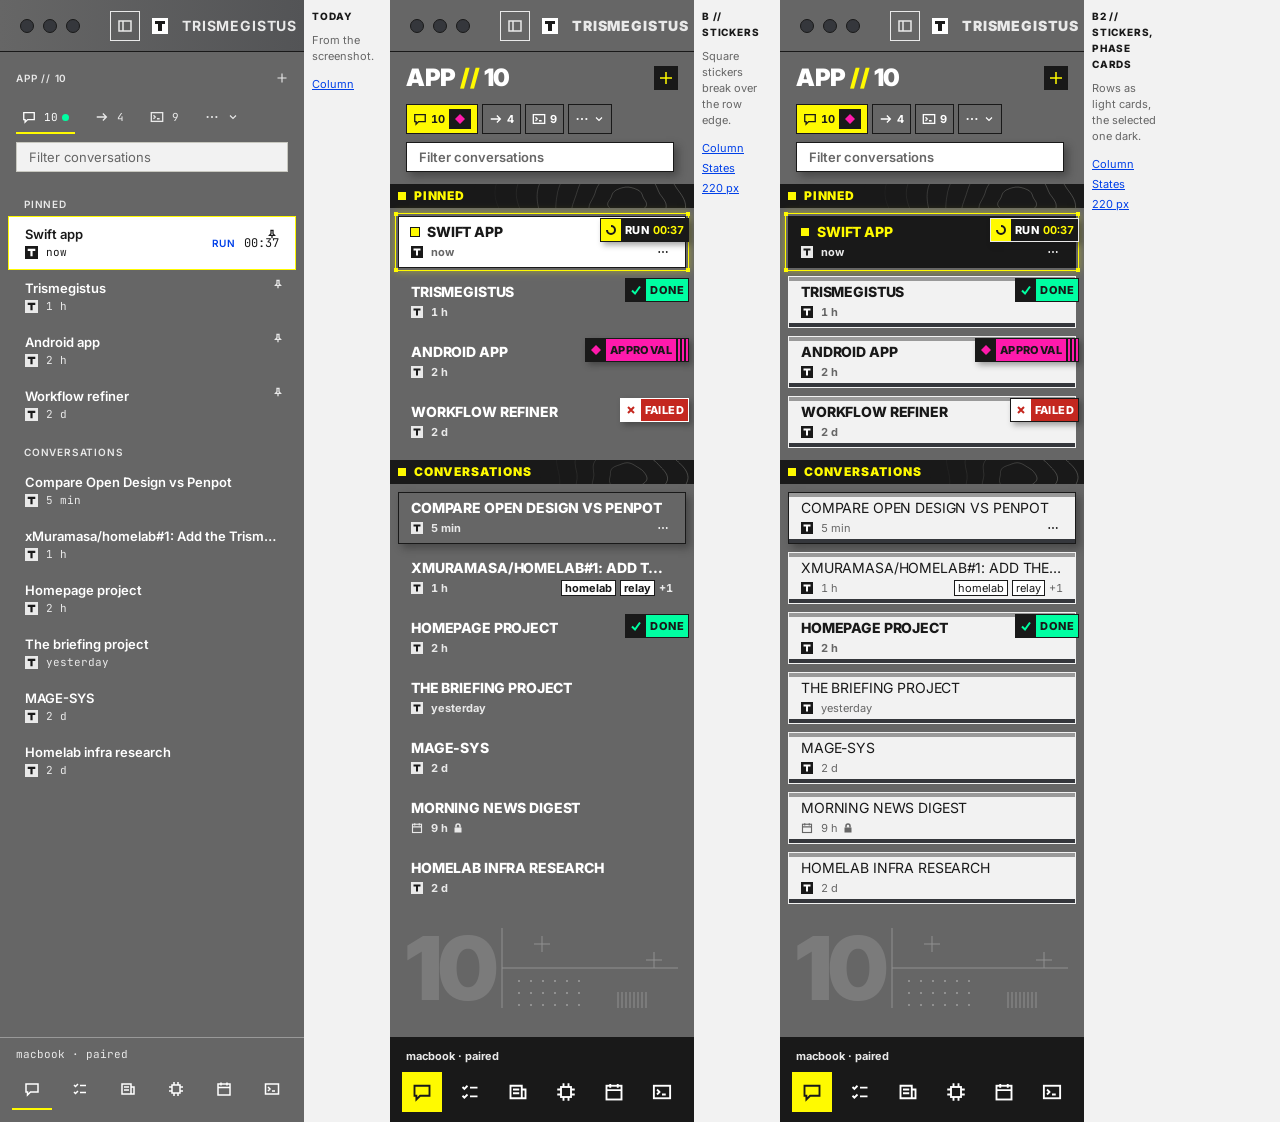
<file: design/opendesign/12-sidebar-b2/index.html>
<!doctype html>
<html lang="en">
<head>
<meta charset="utf-8">
<meta name="viewport" content="width=device-width, initial-scale=1">
<title>Trismegistus: sidebar row lab</title>
<link rel="preconnect" href="https://fonts.googleapis.com">
<link rel="preconnect" href="https://fonts.gstatic.com" crossorigin>
<link href="https://fonts.googleapis.com/css2?family=Inter:wght@400;600;700;800;900&family=JetBrains+Mono:wght@400;700&display=swap" rel="stylesheet">
<style>
/* OD-LAYOUT-PRIMITIVES v1 — structure only: display, flex/grid, overflow, wrapping, ratio, geometry.
   Put this @layer first; product CSS outside the layer wins ordinary layout rules.
   Native hidden and closed-dialog states take precedence over component display rules. */
@layer od-layout {
  [hidden]:not([hidden="until-found" i]) { display: none !important; }
  dialog:not([open]) { display: none !important; }

  :where(.od-stack,.od-row,.od-row-top,.od-cluster,.od-grid,.od-field,.od-stat,.od-cell,.od-tile) > :where(*) { min-width: 0; }

  .od-row     { display: flex; align-items: center; gap: var(--od-gap, 8px); }
  .od-fill    { flex: 1 1 0; min-width: 0; }
  .od-fixed   { flex: none; }

  /* functional inline SVG icons opt into bounded geometry; content SVGs keep their own */
  .od-icon { display: inline-block; inline-size: var(--od-icon-size, 1em); block-size: var(--od-icon-size, 1em); flex: none; }

  /* data text only — authored copy is rewritten to its budget instead */
  .od-truncate { display: block; max-width: 100%; overflow: hidden; white-space: nowrap; text-overflow: ellipsis; }
  .od-nowrap  { white-space: nowrap; }
}
:root [hidden]:where(:not([hidden="until-found" i])) { display: none; }
/* /OD-LAYOUT-PRIMITIVES v1 */

:root {
  /* tokens from the brief: nothing outside this list */
  --paper:#F2F2F2; --raised:#FFFFFF; --sunken:#E5E5E5; --rule:#D9D9D9; --ink:#191919;
  --dark-panel:#35373C; --secondary:#666666; --muted:#999999; --yellow:#FFFA00; --blue:#0040E8;
  --green:#00FFA2; --magenta:#FF1AAC; --red:#E5332A; --terminal-green:#00875A; --terminal-red:#C4271F;
  --on-steel:#E9E9E9; --accent-cyan:#1FE5E0;
  --sidebar:var(--secondary);
  --ui:"Inter",-apple-system,BlinkMacSystemFont,"Helvetica Neue",sans-serif;
  --mono:"JetBrains Mono",ui-monospace,SFMono-Regular,Menlo,monospace;
  --row:52px; --row-gap:2px;
}
* { box-sizing:border-box; }
html, body { margin:0; background:var(--paper); color:var(--ink); }
body { font:400 13px/16px var(--ui); -webkit-font-smoothing:antialiased; }
button, input { font:inherit; color:inherit; }

/* type roles */
.t-label { font:600 10px/16px var(--ui); letter-spacing:.8px; text-transform:uppercase; }
.t-mono { font:400 12px/16px var(--mono); }
.t-monos { font:400 11px/16px var(--mono); }
.t-caption { font:400 11px/16px var(--ui); }

/* routes */
#app[data-view="all"] { display:grid; grid-template-columns:repeat(3,304px 86px); width:1170px; height:1122px; overflow:hidden; }
.gutter { padding:8px; display:grid; gap:4px; align-content:start; }
.gutter strong { display:block; margin-bottom:4px; }
.gutter p { margin:0 0 8px; color:var(--secondary); }
.gutter a { display:block; color:var(--blue); text-decoration:underline; }
.gutter a:focus-visible { outline:1px solid var(--ink); outline-offset:1px; }

/* column shell */
.col { display:flex; flex-direction:column; width:304px; height:1122px; background:var(--sidebar); color:#fff; overflow:hidden; position:relative; }
.col.narrow { width:220px; }
.bar { flex:none; height:52px; border-bottom:1px solid var(--ink); position:relative; }
.col.today .bar { background:linear-gradient(90deg,#666666,#535456); }
.light { position:absolute; top:19px; width:14px; height:14px; border-radius:50%; background:var(--dark-panel); border:1px solid var(--ink); }
.toggle { position:absolute; left:110px; top:11px; width:30px; height:30px; border:1px solid var(--on-steel); display:grid; place-items:center; color:var(--on-steel); --od-icon-size:16px; }
.logo { position:absolute; left:152px; top:18px; --od-icon-size:16px; }
.word { position:absolute; left:182px; top:17px; font:700 14px/18px var(--ui); letter-spacing:.06em; color:var(--on-steel); }
.narrow .word { display:none; }

.head { flex:none; height:52px; padding:0 16px; display:flex; align-items:center; justify-content:space-between; color:var(--on-steel); }
.head .od-icon { --od-icon-size:12px; }
.tabs { flex:none; height:30px; margin:0 16px; display:flex; gap:12px; color:var(--on-steel); }
.col.today .tabs { gap:14px; }
.tab { display:flex; align-items:center; gap:8px; padding:0 4px 2px; border-bottom:2px solid transparent; --od-icon-size:14px; }
.col.today .tab { padding-inline:6px; }
.tab.on { border-bottom-color:var(--yellow); color:#fff; }
.tab .od-icon.chev { --od-icon-size:12px; }
.slot { display:flex; margin-left:-4px; }
.tab-dot { width:7px; height:7px; border-radius:50%; background:var(--green); flex:none; }
.filter { flex:none; display:block; margin:8px 16px 0; height:30px; width:calc(100% - 32px); padding:0 12px; background:var(--paper); border:1px solid var(--rule); color:var(--ink); border-radius:0; appearance:none; font:400 13px/16px var(--ui); }
.col.today .filter { border-color:#C8C8C0; }
.filter::placeholder { color:var(--secondary); opacity:1; }
.filter:focus-visible { outline:1px solid var(--yellow); outline-offset:0; }
.list { flex:1 1 0; min-height:0; overflow-y:auto; scrollbar-width:none; padding-top:12px; }
.list::-webkit-scrollbar { display:none; }
.sec { height:32px; padding:12px 24px 4px; color:var(--on-steel); }
.empty { margin:0; padding:8px 24px; color:var(--on-steel); }
.foot { flex:none; height:85px; border-top:1px solid var(--muted); padding:8px 12px 0; }
.foot .who { padding:0 4px; color:var(--on-steel); height:16px; }
.icons { display:flex; justify-content:space-between; margin-top:8px; color:#fff; }
.icons .i { width:40px; height:40px; display:grid; place-items:center; border-bottom:2px solid transparent; --od-icon-size:16px; }
.narrow .icons .i { width:32px; }
.icons .i.on { border-bottom-color:var(--yellow); }

/* TODAY reproduction: measured from the screenshot, not on the proposal spacing scale */
.trow { position:relative; height:54px; margin:0 8px; padding:10px 17px 0; }
.trow.sel { background:var(--raised); border:1px solid var(--yellow); padding:9px 16px 0; color:var(--ink); }
.trow .tl { font:600 13px/16px var(--ui); }
.trow .tm { display:flex; align-items:center; gap:8px; margin-top:2px; height:16px; color:var(--on-steel); --src-bg:var(--on-steel); --src-fg:var(--ink); }
.trow.sel .tm { color:var(--ink); --src-bg:var(--ink); --src-fg:#fff; }
.trow .pin { position:absolute; right:13px; top:9px; color:var(--on-steel); --od-icon-size:10px; }
.trow.sel .pin { right:18px; top:12px; color:var(--ink); }
.trun { position:absolute; right:16px; top:50%; transform:translateY(-50%); display:flex; gap:8px; }
.trun .t-label { color:var(--blue); }

/* row: three grounds. Every mark colour is resolved here so a glyph never decides its own ground */
.col, .key, .row {
  --t:#FFFFFF; --m:var(--on-steel); --g:var(--sidebar); --hl:var(--on-steel);
  --src-bg:var(--on-steel); --src-fg:var(--ink);
  --run:var(--accent-cyan); --done:var(--green);
  --approval:var(--magenta); --approval-edge:#FFFFFF;
  --fail:var(--red); --fail-edge:#FFFFFF; --fail-chip-edge:#FFFFFF;
}
.row {
  height:var(--row); margin:0 8px var(--row-gap); border:1px solid transparent; color:var(--t); cursor:pointer;
}
.row.g-card, .row.g-pop {
  --t:var(--ink); --m:var(--secondary); --g:var(--raised);
  --src-bg:var(--ink); --src-fg:#FFFFFF;
  --run:var(--blue); --done:var(--terminal-green);
  --approval-edge:var(--ink);
  --fail:var(--terminal-red); --fail-edge:transparent; --fail-chip-edge:transparent;
  background:var(--raised);
}
.row.g-card { border-color:var(--yellow); }
.row.g-pop { --hl:var(--rule); margin:0 0 var(--row-gap); }
.row.g-pop.is-sel { border-color:var(--ink); }
.row.is-hover:not(.g-card):not(.is-sel) { border-color:var(--hl); }
@media (hover:hover) { .row:hover:not(.g-card):not(.is-sel) { border-color:var(--hl); } }
.row.spec { cursor:default; }
.row:has(.open:focus-visible), .row:has(.more:focus-visible) { outline:1px solid var(--t); outline-offset:-3px; }

.body { display:grid; gap:4px; min-width:0; }
.l1, .l2 { display:flex; align-items:center; height:16px; min-width:0; gap:8px; }
.ttl { flex:1 1 0; min-width:0; font:600 13px/16px var(--ui); }
.open { all:unset; display:block; flex:1 1 0; min-width:0; overflow:hidden; white-space:nowrap; text-overflow:ellipsis; font:600 13px/16px var(--ui); cursor:pointer; color:var(--t); }
.rename { flex:1 1 0; min-width:0; height:16px; padding:0; border:0; outline:1px solid var(--ink); background:var(--raised); color:var(--ink); font:600 13px/16px var(--ui); }
.meta { flex:1 1 0; min-width:0; display:flex; align-items:center; gap:4px; color:var(--m); white-space:nowrap; overflow:hidden; }
.meta .src { margin-right:4px; --od-icon-size:12px; color:var(--m); }
.meta .glyph { --od-icon-size:12px; }
.tags { flex:none; display:flex; align-items:center; gap:4px; color:var(--m); }
.tag { padding:0 4px; height:16px; background:var(--sunken); color:var(--ink); }
.more { display:none; flex:none; width:20px; height:16px; padding:0; border:0; background:none; color:var(--t); place-items:center; cursor:pointer; --od-icon-size:12px; }
.row.is-hover .more, .row.is-sel .more, .row:focus-within .more { display:inline-grid; }
@media (hover:hover) {
  .row:hover .more { display:inline-grid; }
  button.more:hover { background:var(--t); color:var(--g); }
}
.mark { --od-icon-size:12px; }
.spin { animation:spin 1600ms linear infinite; transform-origin:6px 6px; }
@keyframes spin { to { transform:rotate(360deg); } }
@media (prefers-reduced-motion:reduce) { .spin { animation:none; } }

/* B: right column */
.vb .row { display:block; padding:7px 15px; }
.chip { flex:none; display:inline-flex; align-items:center; gap:4px; height:16px; padding:0 4px; --od-icon-size:10px; }
.chip .mark { --od-icon-size:10px; }
.chip-approval { background:var(--magenta); color:var(--ink); outline:1px solid var(--approval-edge); outline-offset:-1px; --approval:var(--ink); }
.chip-approval .mark path { stroke:none; }
.chip-running { background:var(--ink); color:#FFFFFF; --run:var(--yellow); }
.chip-running .t-monos { color:var(--yellow); }
.chip-failed { background:var(--terminal-red); color:#FFFFFF; outline:1px solid var(--fail-chip-edge); outline-offset:-1px; --fail:#FFFFFF; --fail-edge:transparent; }
.chip-done { outline:1px solid var(--t); outline-offset:-1px; color:var(--t); --done:var(--t); }

/* menu */
#menu { position:fixed; z-index:10; width:204px; background:var(--raised); color:var(--ink); border:1px solid var(--ink); padding:4px; display:grid; }
#menu button { display:flex; justify-content:space-between; align-items:center; width:100%; height:24px; padding:0 8px; border:0; background:none; color:var(--ink); text-align:left; cursor:pointer; --od-icon-size:12px; }
#menu button:hover, #menu button:focus-visible { background:var(--ink); color:#FFFFFF; outline:none; }
#menu hr { border:0; border-top:1px solid var(--rule); margin:4px 0; width:100%; }
#menu p { margin:0; padding:4px 8px 8px; }
#menu .danger { color:var(--terminal-red); }
#menu .danger:hover, #menu .danger:focus-visible { background:var(--terminal-red); color:#FFFFFF; }

/* states strip */
.strip { width:1064px; max-height:1122px; padding:16px; display:grid; grid-template-columns:104px repeat(3,304px); column-gap:8px; align-content:start; }
.strip h1 { grid-column:1/-1; margin:0 0 12px; font:600 13px/16px var(--ui); }
.strip .ch { color:var(--secondary); height:20px; }
.strip .lab { height:calc(var(--row) + var(--row-gap)); display:grid; align-content:center; color:var(--ink); }
.strip .lab small { font:400 11px/16px var(--ui); color:var(--secondary); text-transform:none; letter-spacing:0; }
.strip .cell { height:calc(var(--row) + var(--row-gap)); background:var(--sidebar); }
.strip .cell.pop { background:var(--raised); padding:0 8px; }
.key-h { grid-column:1/-1; height:12px; }
.key { height:40px; display:flex; align-items:center; justify-content:space-between; padding:0 16px; background:var(--sidebar); color:#FFFFFF; margin-bottom:2px; }
.key.white { background:var(--raised); color:var(--ink); border:1px solid var(--rule); }
.mono-set { --run:currentColor; --done:currentColor; --approval:currentColor; --approval-edge:transparent; --fail:currentColor; --fail-edge:transparent; }
.mock { display:flex; align-items:center; gap:4px; color:var(--on-steel); --od-icon-size:12px; }
.note { grid-column:2/-1; margin:8px 0 0; color:var(--secondary); max-width:75ch; }

/* neo-brutalist layer: A, B and C only. TODAY never takes the .nb class, so it stays a plain reference */
.nb { --outline:#C8C8C0; --row-gap:8px; --edge:1px solid var(--ink); --block:4px 4px 8px;
  --shade-ink:rgb(25 25 25 / .4); --shade-yellow:rgb(255 250 0 / .4); --shade-cyan:rgb(31 229 224 / .4); }
.st-approval { --flood:var(--magenta); --on:var(--ink); }
.st-running { --flood:var(--ink); --on:var(--yellow); }
.st-failed { --flood:var(--terminal-red); --on:#FFFFFF; }
.st-done { --flood:var(--green); --on:var(--ink); }
.flooded { background:var(--flood); color:var(--on);
  --approval:var(--on); --approval-edge:transparent; --run:var(--on); --fail:var(--on); --fail-edge:transparent; --done:var(--on); }

.nb .t-label { font-weight:800; }
.nb .t-monos, .nb .t-mono { font-weight:700; }
/* no monospace in the proposals: data text is Inter, with tabular figures so the ticking timer holds its width. TODAY keeps JetBrains Mono */
.nb { --mono:var(--ui); }
.nb .t-monos, .nb .t-mono, #menu .t-monos { font-family:var(--ui); font-variant-numeric:tabular-nums; }
.nb .word { font-weight:900; }
.nb .head .app { font:900 24px/28px var(--ui); letter-spacing:-.02em; color:#FFFFFF; }
.nb .head .app i { font-style:normal; color:var(--yellow); }
.nb .head > .od-icon { --od-icon-size:24px; padding:4px; background:var(--ink); color:var(--yellow); }
.nb .tabs { gap:4px; }
.nb .tab { gap:4px; padding:0 6px; border:var(--edge); color:#FFFFFF; }
.nb .tab.on { background:var(--yellow); color:var(--ink); }
.nb .slot { margin-left:0; }
.narrow.nb .tabs { gap:0; }
.narrow.nb .tab { padding:0 4px; }
.narrow.nb .tab .chev { display:none; }
.nb .filter { margin:8px 20px 0 16px; width:calc(100% - 36px); border:var(--edge); background:var(--raised); box-shadow:var(--block) var(--shade-ink); font-weight:600; }
.nb .filter:focus-visible { outline:none; box-shadow:var(--block) var(--shade-yellow); }
.nb .sec { display:flex; align-items:center; gap:8px; height:24px; padding:0 0 0 8px; margin:0 0 8px; overflow:hidden; white-space:nowrap; background:var(--ink); color:var(--yellow); font:900 12px/16px var(--ui); letter-spacing:.8px; }
.nb .sec::before { content:""; flex:none; width:8px; height:8px; background:var(--yellow); }
.contour { flex:1 1 0; min-width:0; height:24px; display:flex; justify-content:flex-end; overflow:hidden;
  -webkit-mask-image:linear-gradient(90deg,transparent,#000 70%); mask-image:linear-gradient(90deg,transparent,#000 70%); }
.contour svg { display:block; flex:none; width:304px; height:24px; }
.contour path { fill:none; stroke:var(--outline); stroke-width:.5; opacity:.55; }
.contour path:nth-child(5n) { opacity:.9; }
.nb .row + .sec { margin-top:12px; }
.nb .foot { background:var(--ink); border-top:3px solid var(--ink); }
.nb .foot .who { color:var(--on-steel); }
.nb .icons .i { border-bottom:0; --od-icon-size:20px; }
.nb .icons .i.on { background:var(--yellow); color:var(--ink); }

.nb .row { --hl:var(--ink); position:relative; }
.nb .row.g-card, .nb .row.g-pop { --fail-chip-edge:var(--ink); }
.nb .row.g-card { border-color:var(--ink); }
.nb .row.g-card::before { content:""; position:absolute; inset:-4px; border:1px solid var(--yellow); box-shadow:0 0 8px var(--shade-yellow); pointer-events:none; }
.nb .row.g-card::after { content:""; position:absolute; inset:-5px; pointer-events:none;
  background:linear-gradient(var(--yellow) 0 0) 0 0/4px 4px no-repeat, linear-gradient(var(--yellow) 0 0) 100% 0/4px 4px no-repeat,
    linear-gradient(var(--yellow) 0 0) 0 100%/4px 4px no-repeat, linear-gradient(var(--yellow) 0 0) 100% 100%/4px 4px no-repeat; }
.nb .row.is-sel .l1::before { content:""; flex:none; width:8px; height:8px; background:var(--yellow); outline:1px solid var(--ink); }
.nb .row.g-pop.is-sel { box-shadow:var(--block) var(--shade-ink); }
.nb .row.is-hover:not(.g-card):not(.is-sel) { box-shadow:var(--block) var(--shade-ink); }
@media (hover:hover) { .nb .row:hover:not(.g-card):not(.is-sel) { box-shadow:var(--block) var(--shade-ink); } }
.nb .row:has(.open:focus-visible), .nb .row:has(.more:focus-visible) { outline:1px solid var(--t); outline-offset:-4px; }
.nb .ttl, .nb .open { font:800 14px/16px var(--ui); letter-spacing:-.01em; text-transform:uppercase; }
.nb .tag { background:var(--raised); color:var(--ink); outline:1px solid var(--ink); outline-offset:-1px; }
.nb .tags { gap:4px; }

/* B: stickers sit square and break over the row's top-right corner */
.nb .chip { position:relative; z-index:1; height:24px; padding:0; gap:0; border:var(--edge); outline:none; margin:-4px -16px 0 0; box-shadow:3px 3px 6px var(--shade-ink); }
.chip-in { display:flex; align-items:center; gap:4px; height:100%; padding:0 4px; background:var(--flood); color:var(--on); }
.nb .chip .mark { --od-icon-size:12px; }
.nb .chip .t-label { font:800 11px/16px var(--ui); letter-spacing:.4px; }
.chip-cell { flex:none; display:grid; place-items:center; width:20px; height:100%; }
.chip-approval .chip-cell { background:var(--ink); --approval:var(--magenta); }
.chip-running .chip-cell { background:var(--yellow); --run:var(--ink); }
.chip-failed .chip-cell { background:#FFFFFF; --fail:var(--terminal-red); }
.chip-done .chip-cell { background:var(--ink); --done:var(--green); }
.chip-running .chip-in { color:#FFFFFF; }
.nb .chip-failed { border-color:var(--fail-chip-edge); }
.nb .chip-done { box-shadow:none; }
.nb .chip-approval { padding-right:12px; background:repeating-linear-gradient(90deg,var(--magenta) 0 2px,var(--ink) 2px 4px); }
.vb .row { padding:7px 12px; }
.tab .chip, .mock .chip { margin:0; height:20px; padding:0; box-shadow:none; }

/* technical field under the list: decorative, fills the empty end of the column */
.field { position:relative; height:96px; margin:16px 16px 0; overflow:hidden; color:var(--on-steel); pointer-events:none; }
.field .big { display:block; font:900 88px/96px var(--ui); letter-spacing:-.04em; opacity:.16; }
.field svg { position:absolute; top:0; right:0; width:272px; height:96px; opacity:.32; }

/* B2: card colours from the reference. Idle rows are light cards with a grey head band and a dark foot bar; selected is the dark card */
.cards .row.g-grey { --t:var(--ink); --m:var(--secondary); --g:var(--paper); --src-bg:var(--ink); --src-fg:#FFFFFF; --fail-chip-edge:var(--ink); background:var(--paper); }
.cards .row.g-grey::before, .cards .row.g-grey::after { content:""; position:absolute; left:0; right:0; height:4px; pointer-events:none; }
.cards .row.g-grey::before { top:0; background:var(--muted); }
.cards .row.g-grey::after { bottom:0; background:var(--dark-panel); }
.cards .row.g-card { --t:#FFFFFF; --m:var(--on-steel); --g:var(--ink); --src-bg:var(--on-steel); --src-fg:var(--ink); background:var(--ink); }
/* bold is for titles and active things: quiet rows drop to regular, any state or selection keeps the weight */
.cards .row:not(.is-sel):not([class*="st-"]) .open, .cards .row:not(.is-sel):not([class*="st-"]) .ttl,
.cards .row:not(.is-sel):not([class*="st-"]) .t-monos { font-weight:400; }
.cards .row.g-card .open, .cards .row.g-card .ttl { color:var(--yellow); }
.cards .row.g-card .chip { border-color:var(--on-steel); }

/* new screens: scoped to their own wrappers, the sidebar hashes don't use any of this */
.screen { font-variant-numeric:tabular-nums; }

/* settings window: 380x520 pt, calm paper, one card for the notification table */
.win { position:relative; display:flex; flex-direction:column; width:380px; height:520px; overflow:hidden; background:var(--paper); color:var(--ink); }
.win-head { flex:none; height:40px; padding:0 16px; display:flex; align-items:center; justify-content:space-between; border-bottom:1px solid var(--ink); }
.win-head h1 { margin:0; font:900 18px/24px var(--ui); letter-spacing:-.01em; }
.win-head p, .hint { margin:0; font:400 11px/16px var(--ui); color:var(--secondary); }
.win-body { flex:1 1 0; min-height:0; overflow-y:auto; scrollbar-width:none; }
.win-body::-webkit-scrollbar { display:none; }
.win .sec { margin:0; }
.group { display:grid; gap:4px; padding:8px 16px; }
.status { display:flex; align-items:center; gap:8px; height:16px; }
.status .host { font:400 12px/16px var(--ui); color:var(--secondary); }
.dot { flex:none; width:7px; height:7px; border-radius:50%; background:var(--green); outline:1px solid var(--ink); }
.dot.off { background:none; }
.line { display:flex; align-items:center; gap:8px; min-height:24px; }
.line > label, .line > .name { flex:none; width:96px; font:400 12px/16px var(--ui); }
.line > .name.wide { width:auto; flex:1 1 0; }
.line input { flex:1 1 0; min-width:0; height:24px; padding:0 8px; border:var(--edge); border-radius:0; background:var(--raised); color:var(--ink); font:400 12px/16px var(--ui); }
.line input:focus-visible, .btn:focus-visible, .sw:focus-visible, .pop:focus-visible, .play:focus-visible { outline:1px solid var(--ink); outline-offset:1px; }
.btn { flex:none; height:24px; padding:0 8px; border:var(--edge); border-radius:0; background:var(--raised); color:var(--ink); font:600 12px/16px var(--ui); cursor:pointer; }
.btn:hover { background:var(--ink); color:#FFFFFF; }
.btn.danger { border-color:var(--terminal-red); color:var(--terminal-red); }
.btn.danger:hover { background:var(--terminal-red); color:#FFFFFF; }
.btn:disabled { border-color:var(--muted); background:none; color:var(--secondary); cursor:default; }
.sw { position:relative; display:block; flex:none; width:28px; height:16px; padding:0; border:var(--edge); border-radius:0; background:var(--raised); cursor:pointer; }
.sw::after { content:""; position:absolute; top:1px; left:1px; width:12px; height:12px; background:var(--ink); transition:transform 150ms ease-out; }
.sw[aria-checked="true"] { background:var(--ink); }
.sw[aria-checked="true"]::after { background:var(--yellow); transform:translateX(12px); }
@media (prefers-reduced-motion:reduce) { .sw::after { transition:none; } }
.ntable { background:var(--raised); border:var(--edge); box-shadow:var(--block) var(--shade-ink); }
.nrow { display:grid; grid-template-columns:minmax(0,1fr) 44px 104px 20px; gap:8px; align-items:center; height:28px; padding:0 8px; border-top:1px solid var(--rule); }
.nrow.nhead { height:20px; border-top:0; background:var(--muted); color:var(--ink); }
.nrow.nhead .t-label { font-weight:800; }
.nrow .ev { font:400 13px/16px var(--ui); white-space:nowrap; }
.ntable::after { content:""; display:block; height:4px; background:var(--dark-panel); }
.pop { display:flex; align-items:center; justify-content:space-between; gap:4px; width:104px; height:20px; padding:0 4px 0 8px; border:var(--edge); border-radius:0; background:var(--raised); color:var(--ink); font:400 12px/16px var(--ui); cursor:pointer; --od-icon-size:12px; }
.play { display:grid; place-items:center; width:20px; height:20px; padding:0; border:var(--edge); border-radius:0; background:var(--raised); color:var(--ink); cursor:pointer; --od-icon-size:12px; }
.play:hover, .play.is-playing { background:var(--ink); color:var(--yellow); }
.caps { display:grid; gap:0; margin-top:4px; }
.win-keys { flex:none; height:24px; padding:0 16px; display:flex; align-items:center; gap:12px; border-top:1px solid var(--ink); }
.win-keys span { display:flex; align-items:center; gap:4px; font:400 11px/16px var(--ui); color:var(--secondary); }
.win-keys kbd { padding:0 4px; border:var(--edge); background:var(--raised); color:var(--ink); font:600 11px/14px var(--ui); }

/* sound pop-up: the checked item opens over the button, like a native pop-up menu */
.snd { position:absolute; z-index:5; width:168px; padding:4px; overflow-y:auto; scrollbar-width:none; background:var(--raised); border:var(--edge); box-shadow:var(--block) var(--shade-ink); }
.snd::-webkit-scrollbar { display:none; }
.snd button { display:flex; align-items:center; gap:4px; width:100%; height:20px; padding:0 8px 0 4px; border:0; background:none; color:var(--ink); font:400 13px/16px var(--ui); text-align:left; cursor:pointer; --od-icon-size:12px; }
.snd button .tick { flex:none; width:12px; height:12px; display:block; }
.snd button:hover, .snd button:focus-visible { background:var(--ink); color:#FFFFFF; outline:none; }
.snd hr { border:0; border-top:1px solid var(--rule); margin:4px 0; }
.snd .arrow { position:sticky; bottom:-4px; display:grid; place-items:center; height:12px; background:var(--raised); color:var(--ink); --od-icon-size:12px; }

/* menu bar glyph sheet: 760x520, one row per state, template image so one colour only */
.mb { --bar-light:#F6F6F6; --bar-dark:#1E1E1E; display:grid; grid-template-columns:164px 104px 194px 104px 194px; grid-template-rows:16px repeat(7,72px); width:760px; height:520px; overflow:hidden; background:var(--paper); color:var(--ink); }
.mb .h { display:flex; align-items:center; padding:0 12px; color:var(--secondary); }
.mb .lab { padding:0 12px; display:grid; align-content:center; }
.mb .lab b { font:600 13px/16px var(--ui); }
.mb .lab small { font:400 11px/16px var(--ui); color:var(--secondary); }
.mb .c { display:grid; place-items:center; }
.mb .l { background:var(--bar-light); color:var(--ink); }
.mb .d { background:var(--bar-dark); color:#FFFFFF; }
.mb svg { display:block; }
.mb .x1 { width:22px; height:18px; }
.mb .x4 { width:88px; height:72px; }

/* footer sheet: B2's footer, with a square sticker on Chat */
.footlab { width:304px; background:var(--paper); }
.footlab .fcap { display:block; height:24px; padding:8px 12px 0; color:var(--ink); }
.footlab .i { position:relative; }
.nb .fbadge.chip { position:absolute; top:2px; right:2px; width:16px; height:16px; margin:0; padding:0; box-shadow:none; border-color:var(--on-steel); }
.nb .i.on .fbadge.chip { border-color:var(--ink); }
.nb .fbadge .chip-cell { width:100%; }
.nb .fbadge .mark { --od-icon-size:10px; }

.nb.strip h1 { font:900 24px/28px var(--ui); letter-spacing:-.02em; text-transform:uppercase; }
.nb .key.white { border:var(--edge); }
.gutter strong { font-weight:800; }
</style>
</head>
<body>
<main id="app"></main>
<div id="menu" role="menu" hidden></div>

<script>
const VARIANTS = {
  b: { name:'Stickers', line:'Square stickers break over the row edge.' },
  b2: { name:'Stickers, phase cards', line:'Rows as light cards, the selected one dark.' },
};
const RANK = ['approval','running','failed','done'];
const WORD = { approval:'Approval', running:'Run', failed:'Failed', done:'Done' };
const SPOKEN = { approval:'approval waiting', running:'running', failed:'failed, unseen', done:'done, unseen' };

const SEED = () => [
  { id:'swift',   title:'Swift app',            src:'T', age:'now',  pinned:true, state:'running', base:36 },
  { id:'trism',   title:'Trismegistus',         src:'T', age:'1 h',  pinned:true, state:'done' },
  { id:'android', title:'Android app',          src:'T', age:'2 h',  pinned:true, state:'approval' },
  { id:'wflow',   title:'Workflow refiner',     src:'T', age:'2 d',  pinned:true, state:'failed' },
  { id:'compare', title:'Compare Open Design vs Penpot', src:'T', age:'5 min' },
  { id:'xmur',    title:'xMuramasa/homelab#1: Add the Trismegistus relay', src:'T', age:'1 h', tags:['homelab','relay','mac'] },
  { id:'home',    title:'Homepage project',     src:'T', age:'2 h',  state:'done' },
  { id:'brief',   title:'The briefing project', src:'T', age:'yesterday' },
  { id:'mage',    title:'MAGE-SYS',             src:'T', age:'2 d' },
  { id:'digest',  title:'Morning news digest',  src:'cron', age:'9 h', ro:true },
  { id:'infra',   title:'Homelab infra research', src:'T', age:'2 d' },
];
const TODAY_ROWS = [
  ['PINNED'],
  ['Swift app','now',true,true],['Trismegistus','1 h',true],['Android app','2 h',true],['Workflow refiner','2 d',true],
  ['CONVERSATIONS'],
  ['Compare Open Design vs Penpot','5 min'],['xMuramasa/homelab#1: Add the Trismegistus relay','1 h'],['Homepage project','2 h'],
  ['The briefing project','yesterday'],['MAGE-SYS','2 d'],['Homelab infra research','2 d'],
];
const TAG_POOL = ['homelab','relay','mac','ops','briefing'];
const SPEC_BASE = { title:'Homepage project', src:'T', age:'2 h' };
const SPEC = [
  ['idle',{}],
  ['hovered',{},{hover:true}],
  ['selected',{},{sel:true}],
  ['running',{state:'running',base:36}],
  ['approval',{state:'approval'}],
  ['failed-unseen',{state:'failed'}],
  ['done-unseen',{state:'done'}],
  ['pinned',{pinned:true},{},'No glyph: the PINNED head says it'],
  ['read-only',{src:'cron',ro:true}],
  ['tagged',{tags:['homelab','relay','mac']}],
];

const models = {};
const model = v => models[v] || (models[v] = { rows:SEED(), selected:'swift', count:10, filter:'', hoverId:'compare' });

/* glyphs */
const svg = (vb, body, attrs='') => `<svg class="od-icon" viewBox="0 0 ${vb} ${vb}" fill="none" stroke="currentColor" stroke-width="1.5" aria-hidden="true" ${attrs}>${body}</svg>`;
const ICON = {
  chat: svg(16,'<path d="M2 3h12v8H6.5L3.5 14v-3H2z"/>'),
  arrow: svg(16,'<path d="M2 8h11M9 4l4 4-4 4"/>'),
  term: svg(16,'<rect x="1.5" y="3" width="13" height="10"/><path d="M4 6l2 2-2 2M8 10h3"/>'),
  chev: svg(16,'<path d="M4 6l4 4 4-4"/>').replace('od-icon','od-icon chev'),
  panel: svg(16,'<rect x="2" y="3" width="12" height="10"/><path d="M6 3v10"/>'),
  plus: svg(16,'<path d="M8 2v12M2 8h12"/>'),
  list: svg(16,'<path d="M2 4l1.5 1.5L6 3M2 11l1.5 1.5L6 10M8 4.500h6M8 11.500h6"/>'),
  news: svg(16,'<path d="M2 3h9v10H2zM11 6h3v7h-3M4 6h5M4 9h5"/>'),
  chip: svg(16,'<rect x="4" y="4" width="8" height="8"/><path d="M6 1v3M10 1v3M6 12v3M10 12v3M1 6h3M1 10h3M12 6h3M12 10h3"/>'),
  cal: svg(16,'<rect x="2" y="3" width="12" height="11"/><path d="M2 6.500h12M5 1.500v3M11 1.500v3"/>'),
  plane: svg(12,'<path d="M1 6l10-4.500L8.500 10.500 5.500 8 4 10V7.500z" fill="currentColor" stroke="none"/>'),
  lock: svg(12,'<rect x="2.500" y="5.500" width="7" height="5" fill="currentColor" stroke="none"/><path d="M4 5.500V4a2 2 0 0 1 4 0v1.500"/>'),
  pin: svg(12,'<path d="M4 1.500h4M4.800 1.500v4L3 7.500h6L7.200 5.500v-4M6 7.500V11"/>'),
  dots: svg(16,'<g fill="currentColor" stroke="none"><circle cx="3" cy="8" r="1.200"/><circle cx="8" cy="8" r="1.200"/><circle cx="13" cy="8" r="1.200"/></g>'),
  srcT: `<svg class="od-icon" viewBox="0 0 12 12" aria-hidden="true"><rect width="12" height="12" fill="var(--src-bg)"/><path d="M2.500 2.500h7v2H7v5H5v-5H2.500z" fill="var(--src-fg)"/></svg>`,
  logo: `<svg class="od-icon" viewBox="0 0 16 16" aria-hidden="true"><rect width="16" height="16" fill="#FFFFFF"/><path d="M3 3h10v3H10v7H6V6H3z" fill="#191919"/></svg>`,
};
const SRC = { T:ICON.srcT, cron:ICON.cal, telegram:ICON.plane, terminal:ICON.term };

/* the four state shapes: diamond, ring, cross, check */
const SHAPE = {
  approval:`<path d="M6 1l5 5-5 5-5-5z" fill="var(--approval)" stroke="var(--approval-edge)" stroke-width="1"/>`,
  running:`<path class="spin" d="M6 2a4 4 0 1 1-4 4" fill="none" stroke="var(--run)" stroke-width="2"/>`,
  failed:`<path d="M3 3l6 6M9 3l-6 6" fill="none" stroke="var(--fail-edge)" stroke-width="4"/><path d="M3 3l6 6M9 3l-6 6" fill="none" stroke="var(--fail)" stroke-width="2"/>`,
  done:`<path d="M2 6.500l3 3 5-7" fill="none" stroke="var(--done)" stroke-width="2"/>`,
};
const mark = s => `<svg class="od-icon mark" viewBox="0 0 12 12" role="img" aria-label="${SPOKEN[s]}">${SHAPE[s]}</svg>`;

/* helpers */
const esc = s => String(s).replace(/[&<>"']/g, c => ({'&':'&amp;','<':'&lt;','>':'&gt;','"':'&quot;',"'":'&#39;'}[c]));
let tick = 0;
const fmt = n => `${String(Math.floor(n/60)).padStart(2,'0')}:${String(n%60).padStart(2,'0')}`;
const timer = (it, cls='t-monos') => `<span class="${cls} od-nowrap" data-run="${it.base||0}">${fmt((it.base||0)+tick)}</span>`;
const strongest = rows => RANK.find(s => rows.some(r => r.state === s)) || null;

function tagsHTML(it, o) {
  const tags = it.tags || [];
  if (!tags.length) return '';
  const max = o.narrow ? 1 : 2;
  const shown = tags.slice(0, max).map(t => `<span class="tag t-monos">${esc(t)}</span>`).join('');
  const rest = tags.length - max;
  return `<span class="tags">${shown}${rest > 0 ? `<span class="t-monos">+${rest}</span>` : ''}</span>`;
}
function metaHTML(it, o) {
  const src = `<span class="src od-row">${SRC[it.src]}</span>`;
  const age = `<span class="t-monos">${esc(it.age)}</span>`;
  const lock = it.ro ? `<span class="glyph od-row" title="Read-only">${ICON.lock}</span>` : '';
  const pin = o.showPin && it.pinned ? `<span class="glyph od-row" title="Pinned">${ICON.pin}</span>` : '';
  return `<span class="meta">${src}${age}${lock}${pin}</span>`;
}
function chipHTML(it, o) {
  const s = it.state;
  if (!s) return '';
  const label = o.narrow ? '' : `<span class="t-label">${WORD[s]}</span>`;
  const time = s === 'running' ? timer(it) : '';
  return `<span class="chip chip-${s} flooded st-${s}"><span class="chip-cell">${mark(s)}</span>${label || time ? `<span class="chip-in">${label}${time}</span>` : ''}</span>`;
}

function rowHTML(it, o) {
  const cls = ['row', `g-${o.ground}`];
  if (o.sel) cls.push('is-sel');
  if (o.hover) cls.push('is-hover');
  if (o.spec) cls.push('spec');
  if (it.state) cls.push('st-' + it.state);
  const spoken = [it.title, it.state && SPOKEN[it.state], it.age, it.ro && 'read-only', it.pinned && 'pinned'].filter(Boolean).join(', ');
  const title = o.spec ? `<span class="ttl od-truncate">${esc(it.title)}</span>`
    : o.renaming ? `<input class="rename" value="${esc(it.title)}" aria-label="Rename conversation">`
    : `<button class="open" type="button" ${o.sel ? 'aria-current="true"' : ''} aria-label="${esc(spoken)}">${esc(it.title)}</button>`;
  const more = o.spec ? `<span class="more">${ICON.dots}</span>`
    : `<button class="more" type="button" aria-label="More actions for ${esc(it.title)}" aria-haspopup="menu">${ICON.dots}</button>`;
  const meta = metaHTML(it, o), tags = tagsHTML(it, o);
  const inner = `<div class="body"><div class="l1">${title}${chipHTML(it, o)}</div><div class="l2">${meta}${tags}${more}</div></div>`;
  return `<div class="${cls.join(' ')}" data-id="${it.id || ''}">${inner}</div>`;
}

function badgeHTML(s) {
  return s ? `<span class="tab-badge chip chip-${s} flooded st-${s}"><span class="chip-cell">${mark(s)}</span></span>` : '';
}

function listHTML(v, narrow) {
  const m = model(v), q = m.filter.trim().toLowerCase();
  const hit = r => !q || r.title.toLowerCase().includes(q) || (r.tags||[]).some(t => t.includes(q));
  const rows = m.rows.filter(hit);
  const one = r => rowHTML(r, { ground: r.id === m.selected ? 'card' : 'grey', sel: r.id === m.selected,
    hover: r.id === m.hoverId || (menu && menu.v === v && menu.id === r.id), narrow, renaming: renaming && renaming.v === v && renaming.id === r.id });
  const pinned = rows.filter(r => r.pinned), rest = rows.filter(r => !r.pinned);
  if (!rows.length) return `<p class="empty">No conversation matches “${esc(m.filter)}”. Clear the filter to see all.</p>`;
  return (pinned.length ? `<div class="sec t-label"><span>Pinned</span>${contour(0)}</div>${pinned.map(one).join('')}` : '')
       + (rest.length ? `<div class="sec t-label"><span>Conversations</span>${contour(1)}</div>${rest.map(one).join('')}` : '') + fieldHTML(m.count);
}

/* crosshairs, dot grid and straight hatch, drawn once */
const FIELD_ART = (() => {
  const cross = (x, y) => `<path d="M${x - 8} ${y}h16M${x} ${y - 8}v16"/>`;
  let dots = '', hatch = '';
  for (let c = 0; c < 6; c++) for (let r = 0; r < 3; r++) dots += `<rect x="${112 + c * 12}" y="${60 + r * 12}" width="2" height="2" fill="currentColor" stroke="none"/>`;
  for (let i = 0; i < 8; i++) hatch += `<path d="M${212 + i * 4} 72v16"/>`;
  return `<svg viewBox="0 0 272 96" aria-hidden="true" fill="none" stroke="currentColor" stroke-width="1">${cross(136, 24)}${cross(248, 40)}<path d="M96 8v80M96 48h176"/>${dots}${hatch}</svg>`;
})();
const fieldHTML = n => `<div class="field" aria-hidden="true"><span class="big">${n}</span>${FIELD_ART}</div>`;

/* Endfield contour field: 18 closed curves around (78%, 72%), wobbled by three small sines, x stretched by 1.35,
   181 points each. The radius step uses the strip's width because its 24 px height would collapse the field. */
const contours = {};
function contour(seed) {
  if (contours[seed]) return contours[seed];
  const w = 304, h = 24, cx = w * .78, cy = h * .72, step = w * .045;
  const paths = Array.from({ length:18 }, (_, i) => {
    const r0 = (i + 1) * step, pts = [];
    for (let p = 0; p <= 180; p++) {
      const t = p / 180 * Math.PI * 2;
      const r = r0 * (1 + .05 * Math.sin(3 * t + seed + i * .4) + .03 * Math.sin(5 * t + seed * 2 - i * .3) + .02 * Math.sin(7 * t + i * .7));
      pts.push(`${(cx + 1.35 * r * Math.cos(t)).toFixed(1)} ${(cy + r * Math.sin(t)).toFixed(1)}`);
    }
    return `<path d="M${pts.join('L')}Z"/>`;
  }).join('');
  return contours[seed] = `<span class="contour" aria-hidden="true"><svg viewBox="0 0 ${w} ${h}">${paths}</svg></span>`;
}

function chromeTop() {
  return `<div class="bar">
      <span class="light" style="left:20px"></span><span class="light" style="left:43px"></span><span class="light" style="left:66px"></span>
      <span class="toggle">${ICON.panel}</span><span class="logo">${ICON.logo}</span><span class="word">TRISMEGISTUS</span>
    </div>`;
}
function chromeFoot() {
  const ic = ['chat','list','news','chip','cal','term'];
  return `<div class="foot"><div class="who t-monos">macbook · paired</div>
    <div class="icons">${ic.map((k,i) => `<span class="i ${i?'':'on'}">${ICON[k]}</span>`).join('')}</div></div>`;
}
function tabsHTML(badge) {
  return `<div class="tabs">
    <span class="tab on">${ICON.chat}<span class="t-monos">10</span><span class="slot">${badge}</span></span>
    <span class="tab">${ICON.arrow}<span class="t-monos">4</span></span>
    <span class="tab">${ICON.term}<span class="t-monos">9</span></span>
    <span class="tab">${ICON.dots}${ICON.chev}</span>
  </div>`;
}

function columnHTML(v, narrow) {
  const m = model(v);
  return `<section class="col nb vb ${v==='b2'?'cards':''} ${narrow?'narrow':''}" data-v="${v}" data-narrow="${narrow?1:''}" aria-label="Variant ${v.toUpperCase()}: ${VARIANTS[v].name}">
    ${chromeTop()}
    <div class="head"><span class="t-label app">APP <i>//</i> <span class="n">${m.count}</span></span>${ICON.plus}</div>
    ${tabsHTML(badgeHTML(strongest(m.rows)))}
    <input class="filter" type="search" placeholder="Filter conversations" aria-label="Filter conversations" value="${esc(m.filter)}">
    <div class="list">${listHTML(v, narrow)}</div>
    ${chromeFoot()}
  </section>`;
}
function todayHTML() {
  const rows = TODAY_ROWS.map(r => {
    if (r.length === 1) return `<div class="sec t-label">${r[0]}</div>`;
    const [title, age, pin, run] = r;
    return `<div class="trow ${run?'sel':''}"><div class="tl od-truncate">${esc(title)}</div>
      <div class="tm">${ICON.srcT}<span class="t-monos">${age}</span></div>
      ${pin ? `<span class="pin od-row">${ICON.pin}</span>` : ''}
      ${run ? `<span class="trun"><span class="t-label">RUN</span>${timer({base:36},'t-mono')}</span>` : ''}</div>`;
  }).join('');
  return `<section class="col today" aria-label="Today, reproduced from the screenshot">
    ${chromeTop()}
    <div class="head"><span class="t-label">APP // 10</span>${ICON.plus}</div>
    ${tabsHTML('<span class="tab-dot"></span>')}
    <input class="filter" type="search" placeholder="Filter conversations" aria-label="Filter conversations" readonly>
    <div class="list">${rows}</div>
    ${chromeFoot()}
  </section>`;
}
function stripHTML(v) {
  const rows = SPEC.map(([name, patch, flags={}, note]) => {
    const it = { ...SPEC_BASE, ...patch };
    const grey = rowHTML(it, { spec:true, ground:flags.sel?'card':'grey', sel:flags.sel, hover:flags.hover });
    const card = rowHTML(it, { spec:true, ground:'card', sel:true });
    const pop  = rowHTML(it, { spec:true, ground:'pop', sel:flags.sel, hover:flags.hover, showPin:true });
    return `<div class="lab"><span class="t-label">${name}</span>${note?`<small>${note}</small>`:''}</div>
      <div class="cell">${grey}</div><div class="cell">${card}</div><div class="cell pop">${pop}</div>`;
  }).join('');
  const shapes = RANK.map(s => `<span class="od-row mono-set">${mark(s)}</span>`).join('');
  const tabs = RANK.map(s => `<span class="mock">${ICON.chat}<span class="t-monos">10</span>${badgeHTML(s)}</span>`).join('');
  return `<section class="strip nb vb ${v==='b2'?'cards':''}" aria-label="Variant ${v.toUpperCase()} states">
    <h1>${v.toUpperCase()} // ${VARIANTS[v].name}</h1>
    <span></span><span class="ch t-label">On grey</span><span class="ch t-label">As selected card</span><span class="ch t-label">On white popover</span>
    ${rows}
    <div class="key-h"></div>
    <div class="lab"><span class="t-label">Tab badge</span></div>
    <div class="key">${tabs}</div>
    <div class="key white"><span class="od-row mono-set" style="--od-gap:32px">${RANK.map(s=>mark(s)).join('')}</span><span class="t-label">Menu bar, ink</span></div>
    <div class="key"><span class="od-row mono-set" style="--od-gap:32px">${RANK.map(s=>mark(s)).join('')}</span><span class="t-label">Menu bar, white</span></div>
    <p class="note t-caption">Order is priority: approval, running, failed, done. Failed and done on the selected card are shown as asked, but they can't occur in the app, because opening a conversation clears them.</p>
  </section>`;
}

/* routes */
const root = document.getElementById('app');
function parse() {
  const h = (location.hash || '').replace('#','') || 'all';
  const m = h.match(/^(b2|b)(-states|-narrow)?$/);
  if (['all','today','settings','settings-menu','menubar','footer'].includes(h)) return { view:h };
  if (m) return { view: m[2] ? m[2].slice(1) : 'column', v:m[1] };
  return { view:'all' };
}
/* ---- settings window ---- */
const SOUNDS = ['None','Default',null,'Basso','Blow','Bottle','Frog','Funk','Glass','Hero','Morse','Ping','Pop','Purr','Sosumi','Submarine','Tink'];
const EVENTS = [['approval','Approval requests'],['finished','Run finished'],['failed','Run failed']];
const S = { linked:true, confirm:false, login:true, relay:'https://hermes.lab.x-muramasa.dev', device:'macbook',
  banner:{ approval:true, finished:true, failed:true }, sound:{ approval:'Default', finished:'Glass', failed:'Basso' } };
ICON.play = svg(12,'<path d="M3 2l7 4-7 4z" fill="currentColor" stroke="none"/>');
ICON.updown = svg(12,'<path d="M3.500 4.500L6 2l2.500 2.500M3.500 7.500L6 10l2.500-2.500"/>');
ICON.tick = svg(12,'<path d="M2 6.500l3 3 5-7" stroke-width="2"/>');
const sw = (key, on, label) => `<button class="sw" type="button" role="switch" aria-checked="${on}" aria-label="${label}" data-sw="${key}"></button>`;
function unpairHTML() {
  if (!S.linked) return `<div class="line"><button class="btn" type="button" disabled>Unpaired</button><span class="hint">the token was removed from this Mac</span></div>`;
  if (S.confirm) return `<div class="line"><button class="btn danger" type="button" data-do="unpair">Remove token</button><button class="btn" type="button" data-do="cancel">Cancel</button></div>`;
  return `<div class="line"><button class="btn danger" type="button" data-do="ask">Unpair</button><span class="hint">removes the token from this Mac</span></div>`;
}
function connectionHTML() {
  return `<div class="status">${S.linked
      ? '<span class="dot"></span><span class="t-label">Linked</span><span class="host">hermes.lab.x-muramasa.dev</span>'
      : '<span class="dot off"></span><span class="t-label">Not linked</span>'}</div>
    <div class="line"><label for="s-relay">Relay</label><input id="s-relay" data-field="relay" value="${esc(S.relay)}" spellcheck="false"></div>
    <div class="line"><label for="s-device">Device name</label><input id="s-device" data-field="device" value="${esc(S.device)}" spellcheck="false"></div>
    ${unpairHTML()}`;
}
function settingsHTML() {
  const rows = EVENTS.map(([k, name]) => `<div class="nrow"><span class="ev">${name}</span>${sw('banner:' + k, S.banner[k], name + ' banner')}
    <button class="pop" type="button" aria-haspopup="menu" aria-label="${name} sound" data-pop="${k}"><span>${S.sound[k]}</span>${ICON.updown}</button>
    <button class="play" type="button" title="Play" aria-label="Play ${name} sound" data-play="${k}">${ICON.play}</button></div>`).join('');
  return `<section class="win nb screen" aria-label="Settings">
    <header class="win-head"><h1>SETTINGS</h1><p>trismegistus-mac dev</p></header>
    <div class="win-body">
      <div class="sec t-label"><span>Connection</span>${contour(0)}</div>
      <div class="group" id="s-conn">${connectionHTML()}</div>
      <div class="sec t-label"><span>General</span>${contour(1)}</div>
      <div class="group">
        <div class="line"><span class="name wide">Launch at login</span>${sw('login', S.login, 'Launch at login')}</div>
        <div class="line"><button class="btn" type="button">Quit Trismegistus</button></div>
      </div>
      <div class="sec t-label"><span>Notifications</span>${contour(2)}</div>
      <div class="group">
        <div class="ntable"><div class="nrow nhead"><span></span><span class="t-label">Banner</span><span class="t-label">Sound</span><span></span></div>${rows}</div>
        <div class="caps">
          <p class="hint">Run banners show only while Trismegistus isn't on screen; sounds play unless you're looking at that chat.</p>
          <p class="hint">Focus and System Settings › Notifications apply.</p>
        </div>
      </div>
    </div>
    <footer class="win-keys"><span><kbd>esc</kbd>close</span><span><kbd>⌘Q</kbd>quit</span></footer>
  </section>`;
}
let snd = null;
function closeSound(refocus = true) {
  if (!snd) return;
  const k = snd.k;
  snd.el.remove();
  snd = null;
  const b = root.querySelector(`[data-pop="${k}"]`);
  if (b && refocus) b.focus();
}
function openSound(k) {
  closeSound(false);
  const win = root.querySelector('.win'), btn = root.querySelector(`[data-pop="${k}"]`);
  if (!win || !btn) return;
  const el = document.createElement('div');
  el.className = 'snd';
  el.setAttribute('role', 'menu');
  el.setAttribute('aria-label', 'Sound');
  el.innerHTML = SOUNDS.map(n => n === null ? '<hr>' : `<button type="button" role="menuitemradio" aria-checked="${n === S.sound[k]}" data-snd="${n}"><span class="tick">${n === S.sound[k] ? ICON.tick : ''}</span><span>${n}</span></button>`).join('')
    + `<div class="arrow" aria-hidden="true">${ICON.chev}</div>`;
  win.appendChild(el);
  const w = win.getBoundingClientRect(), b = btn.getBoundingClientRect();
  const item = el.querySelector('[aria-checked="true"]') || el.querySelector('button');
  const top = Math.max(4, b.top - w.top - item.offsetTop);
  el.style.left = Math.max(4, Math.min(b.left - w.left - 21, 380 - 172)) + 'px';
  el.style.top = top + 'px';
  el.style.maxHeight = (520 - top) + 'px';
  snd = { k, el };
  item.focus();
}
function setSound(n) {
  const k = snd.k;
  S.sound[k] = n;
  root.querySelector(`[data-pop="${k}"] span`).textContent = n;
  closeSound();
}
document.addEventListener('click', e => {
  if (!e.target.closest) return;
  const pick = e.target.closest('[data-snd]');
  if (pick) return setSound(pick.dataset.snd);
  if (snd && e.target.closest('.snd')) return;
  if (snd) closeSound(false);
  const toggle = e.target.closest('[data-sw]');
  if (toggle) {
    const [a, b] = toggle.dataset.sw.split(':');
    const on = b ? (S.banner[b] = !S.banner[b]) : (S.login = !S.login);
    toggle.setAttribute('aria-checked', on);
    return;
  }
  const pop = e.target.closest('[data-pop]');
  if (pop) return openSound(pop.dataset.pop);
  const play = e.target.closest('[data-play]');
  if (play) { play.classList.add('is-playing'); setTimeout(() => play.classList.remove('is-playing'), 300); return; }
  const act = e.target.closest('[data-do]');
  if (act) {
    if (act.dataset.do === 'ask') S.confirm = true;
    if (act.dataset.do === 'cancel') S.confirm = false;
    if (act.dataset.do === 'unpair') { S.linked = false; S.confirm = false; }
    root.querySelector('#s-conn').innerHTML = connectionHTML();
    const next = root.querySelector('#s-conn .btn:not(:disabled)') || root.querySelector('#s-relay');
    if (next) next.focus();
  }
});
document.addEventListener('keydown', e => {
  if (!snd) return;
  const items = [...snd.el.querySelectorAll('button')], i = items.indexOf(document.activeElement);
  if (e.key === 'Escape') { e.preventDefault(); closeSound(); }
  if (e.key === 'Tab') closeSound(false);
  if (e.key === 'ArrowDown') { e.preventDefault(); items[(i + 1) % items.length].focus(); }
  if (e.key === 'ArrowUp') { e.preventDefault(); items[(i - 1 + items.length) % items.length].focus(); }
});
document.addEventListener('input', e => {
  if (e.target.dataset && e.target.dataset.field) S[e.target.dataset.field] = e.target.value;
});

/* ---- menu bar glyph: measured from MenuBarGlyph.png, 22x18 pt, the mark at (2,2) ---- */
const MARK_SOLID = '<path fill-rule="evenodd" transform="translate(2 2)" d="M0 0H9.500L14 4.500V14H0ZM3 3h7v2H7.500v6h-2V5H3Z"/>';
const MARK_LINE = '<g transform="translate(2 2)"><path d="M.25 .25H9.500L13.750 4.500V13.750H.25Z" fill="none" stroke="currentColor" stroke-width="1.500"/><path d="M3.500 3h7v2H8v5.500H6V5H3.500Z"/></g>';
const GLYPH = {
  disconnected: MARK_LINE,
  idle: MARK_SOLID,
  running: MARK_SOLID + '<path d="M18 10h1.500v6H18ZM20.500 5H22v11h-1.500Z"/>',
  approval: MARK_SOLID + '<circle cx="19" cy="3.250" r="2.500"/>',
  failed: MARK_SOLID + '<path d="M17 1.250l4 4M21 1.250l-4 4" fill="none" stroke="currentColor" stroke-width="1.500"/>',
  done: MARK_SOLID + '<path d="M16.600 3.400l1.700 1.800 3.100-3.800" fill="none" stroke="currentColor" stroke-width="1.500"/>',
  agents: MARK_SOLID + '<circle cx="20" cy="16" r="1.600"/>',
};
const glyphSVG = (k, cls, name) => `<svg class="${cls}" viewBox="0 0 22 18" fill="currentColor" role="img" aria-label="${name}">${GLYPH[k]}</svg>`;
function menubarHTML() {
  const rows = [['disconnected','Disconnected','1st, beats everything'],['idle','Idle','When nothing else applies'],['running','Running','3rd'],['approval','Approval','2nd'],['failed','Failed, unseen','4th'],['done','Done, unseen','5th'],['agents','Idle + background agents','Dot adds to idle']];
  const cells = rows.map(([k, name, note]) => `<div class="lab"><b>${name}</b><small>${note}</small></div>
    <div class="c l">${glyphSVG(k,'x1',name)}</div><div class="c l">${glyphSVG(k,'x4',name)}</div>
    <div class="c d">${glyphSVG(k,'x1',name)}</div><div class="c d">${glyphSVG(k,'x4',name)}</div>`).join('');
  return `<section class="mb screen" aria-label="Menu bar glyph states">
    <span class="h t-label">State</span><span class="h t-label">Light 1x</span><span class="h t-label">Light 4x</span><span class="h t-label">Dark 1x</span><span class="h t-label">Dark 4x</span>
    ${cells}</section>`;
}

/* ---- footer sheet ---- */
function footerHTML(state, selected) {
  const ic = ['chat','list','news','chip','cal','term'];
  const badge = state ? `<span class="fbadge chip chip-${state} flooded st-${state}"><span class="chip-cell">${mark(state)}</span></span>` : '';
  return `<div class="foot"><div class="who t-monos">macbook · paired</div>
    <div class="icons">${ic.map((k, i) => `<span class="i ${i === selected ? 'on' : ''}">${ICON[k]}${i === 0 ? badge : ''}</span>`).join('')}</div></div>`;
}
function footerSheetHTML() {
  const list = [['No badge',null,0],['Approval','approval',0],['Running','running',0],['Failed','failed',0],['Done','done',0],['Done, GitHub selected','done',1]];
  return `<section class="footlab nb screen" aria-label="Footer states">${list.map(([cap, st, sel]) => `<span class="fcap t-label">${cap}</span>${footerHTML(st, sel)}`).join('')}</section>`;
}

function render() {
  closeMenu(false);
  closeSound(false);
  const r = parse();
  root.dataset.view = r.view;
  if (r.view === 'today') root.innerHTML = todayHTML();
  else if (r.view === 'column') root.innerHTML = columnHTML(r.v, false);
  else if (r.view === 'narrow') root.innerHTML = columnHTML(r.v, true);
  else if (r.view === 'states') root.innerHTML = stripHTML(r.v);
  else if (r.view === 'settings' || r.view === 'settings-menu') {
    root.innerHTML = settingsHTML();
    if (r.view === 'settings-menu') openSound('finished');
  }
  else if (r.view === 'menubar') root.innerHTML = menubarHTML();
  else if (r.view === 'footer') root.innerHTML = footerSheetHTML();
  else {
    const gut = (k, name, line) => `<nav class="gutter" aria-label="${name}"><strong class="t-label">${name}</strong>
      ${line ? `<p class="t-caption">${line}</p>` : ''}
      <a class="t-caption" href="#${k}" data-route="${k}">Column</a>
      ${k === 'today' ? '' : `<a class="t-caption" href="#${k}-states" data-route="${k}-states">States</a><a class="t-caption" href="#${k}-narrow" data-route="${k}-narrow">220 px</a>`}</nav>`;
    root.innerHTML = todayHTML() + gut('today','Today','From the screenshot.')
      + Object.keys(VARIANTS).map(k => columnHTML(k,false) + gut(k, `${k.toUpperCase()} // ${VARIANTS[k].name}`, VARIANTS[k].line)).join('');
  }
}
function go(route) {
  try { history.pushState(null, '', '#' + route); render(); }
  catch { render(); }
}

function refresh(v) {
  const col = root.querySelector(`.col[data-v="${v}"]`);
  if (!col) return;
  const m = model(v);
  col.querySelector('.list').innerHTML = listHTML(v, !!col.dataset.narrow);
  col.querySelector('.slot').innerHTML = badgeHTML(strongest(m.rows));
  col.querySelector('.n').textContent = m.count;
}
const rowOf = (v, id) => root.querySelector(`.col[data-v="${v}"] .row[data-id="${id}"]`);
function focusRow(v, id) {
  const el = rowOf(v, id);
  const target = el && el.querySelector('.open');
  if (target) target.focus();
  else { const f = root.querySelector(`.col[data-v="${v}"] .filter`); if (f) f.focus(); }
}

/* opening a conversation clears failed/done; approval and running stay until the agent changes them */
function openRow(v, id) {
  const m = model(v), it = m.rows.find(r => r.id === id);
  if (!it) return;
  m.selected = id;
  if (it.state === 'failed' || it.state === 'done') it.state = null;
  refresh(v);
  focusRow(v, id);
}

/* menu */
let menu = null, renaming = null;
const box = document.getElementById('menu');
function menuHTML() {
  const it = model(menu.v).rows.find(r => r.id === menu.id);
  const item = (act, label, extra='', cls='') => `<button type="button" role="menuitem" class="${cls}" data-act="${act}"><span>${label}</span>${extra}</button>`;
  const next = ICON.chev.replace('<svg','<svg style="transform:rotate(-90deg)"');
  if (menu.page === 'tags') return TAG_POOL.map(t => item('tag:'+t, t, (it.tags||[]).includes(t) ? '<span class="t-monos">on</span>' : '')).join('') + '<hr>' + item('back','Back');
  if (menu.page === 'hand') return item('hand:telegram','Telegram') + item('hand:terminal','Terminal') + '<hr>' + item('back','Back');
  if (menu.page === 'del') return `<p class="t-caption">Delete “${esc(it.title)}”? This can't be undone.</p>` + item('delete','Delete','','danger') + item('back','Cancel');
  return item('pin', it.pinned ? 'Unpin' : 'Pin') + item('rename','Rename') + item('page:tags','Tags',next) + item('page:hand','Hand off',next) + '<hr>' + item('page:del','Delete','','danger');
}
function drawMenu() {
  box.innerHTML = menuHTML();
  box.hidden = false;
  const r = box.getBoundingClientRect();
  box.style.left = Math.max(0, Math.min(menu.x, innerWidth - r.width)) + 'px';
  box.style.top = Math.max(0, Math.min(menu.y, innerHeight - r.height)) + 'px';
  box.querySelector('button').focus();
}
function openMenu(v, id, x, y) {
  closeMenu(false);
  menu = { v, id, x, y, page:'main' };
  const el = rowOf(v, id);
  if (el) el.classList.add('is-hover');
  drawMenu();
}
function closeMenu(refocus = true) {
  if (!menu) return;
  const { v, id } = menu;
  menu = null;
  box.hidden = true;
  box.innerHTML = '';
  const el = rowOf(v, id);
  if (el && model(v).hoverId !== id) el.classList.remove('is-hover');
  if (refocus) focusRow(v, id);
}
function act(a) {
  const { v, id } = menu, m = model(v), it = m.rows.find(r => r.id === id);
  if (a === 'back') { menu.page = 'main'; return drawMenu(); }
  if (a.startsWith('page:')) { menu.page = a.slice(5); return drawMenu(); }
  if (a.startsWith('tag:')) {
    const t = a.slice(4), tags = it.tags || [];
    it.tags = tags.includes(t) ? tags.filter(x => x !== t) : [...tags, t];
    refresh(v);
    return drawMenu();
  }
  if (a.startsWith('hand:')) { it.src = a.slice(5); refresh(v); return closeMenu(); }
  if (a === 'pin') { it.pinned = !it.pinned; refresh(v); return closeMenu(); }
  if (a === 'rename') {
    closeMenu(false);
    renaming = { v, id };
    refresh(v);
    const input = rowOf(v, id).querySelector('.rename');
    input.focus(); input.select();
    return;
  }
  if (a === 'delete') {
    m.rows = m.rows.filter(r => r.id !== id);
    m.count = Math.max(0, m.count - 1);
    if (m.selected === id) m.selected = m.rows[0] ? m.rows[0].id : null;
    closeMenu(false);
    refresh(v);
    if (m.selected) focusRow(v, m.selected);
  }
}
function endRename(commit, value) {
  if (!renaming) return;
  const { v, id } = renaming;
  renaming = null;
  const it = model(v).rows.find(r => r.id === id), t = (value || '').trim();
  if (commit && t && it) it.title = t;
  refresh(v);
  focusRow(v, id);
}

/* one delegated listener set: lists are re-rendered, the root is not */
document.addEventListener('click', e => {
  const route = e.target.closest('[data-route]');
  if (route) { e.preventDefault(); return go(route.dataset.route); }
  const item = e.target.closest('#menu [data-act]');
  if (item) return act(item.dataset.act);
  if (e.target.closest('#menu')) return;
  if (menu) closeMenu(false);
  const col = e.target.closest('.col[data-v]');
  const row = e.target.closest('.row[data-id]');
  if (!col || !row || e.target.closest('.rename')) return;
  const v = col.dataset.v, id = row.dataset.id;
  const more = e.target.closest('button.more');
  if (more) { const r = more.getBoundingClientRect(); return openMenu(v, id, r.right - 204, r.bottom + 4); }
  openRow(v, id);
});
document.addEventListener('contextmenu', e => {
  const col = e.target.closest('.col[data-v]'), row = e.target.closest('.row[data-id]');
  if (!col || !row) return;
  e.preventDefault();
  openMenu(col.dataset.v, row.dataset.id, e.clientX, e.clientY);
});
document.addEventListener('keydown', e => {
  if (e.target.classList && e.target.classList.contains('rename')) {
    if (e.key === 'Enter') endRename(true, e.target.value);
    if (e.key === 'Escape') endRename(false);
    return;
  }
  if (menu) {
    const items = [...box.querySelectorAll('button')], i = items.indexOf(document.activeElement);
    if (e.key === 'Escape') { e.preventDefault(); closeMenu(); }
    if (e.key === 'Tab') closeMenu(false);
    if (e.key === 'ArrowDown') { e.preventDefault(); items[(i + 1) % items.length].focus(); }
    if (e.key === 'ArrowUp') { e.preventDefault(); items[(i - 1 + items.length) % items.length].focus(); }
    return;
  }
  if ((e.key === 'ContextMenu' || (e.shiftKey && e.key === 'F10')) && e.target.closest) {
    const col = e.target.closest('.col[data-v]'), row = e.target.closest('.row[data-id]');
    if (col && row) {
      e.preventDefault();
      const r = row.getBoundingClientRect();
      openMenu(col.dataset.v, row.dataset.id, r.left + 16, r.bottom);
    }
  }
});
document.addEventListener('focusout', e => {
  if (e.target.classList && e.target.classList.contains('rename')) endRename(true, e.target.value);
});
document.addEventListener('input', e => {
  if (!e.target.classList.contains('filter')) return;
  const col = e.target.closest('.col[data-v]');
  if (!col) return;
  model(col.dataset.v).filter = e.target.value;
  refresh(col.dataset.v);
});
/* the row shown hovered on load hands over to the real pointer */
document.addEventListener('pointerover', e => {
  const col = e.target.closest && e.target.closest('.col[data-v]');
  if (!col || !e.target.closest('.list')) return;
  const m = model(col.dataset.v);
  if (!m.hoverId) return;
  const el = rowOf(col.dataset.v, m.hoverId);
  m.hoverId = null;
  if (el) el.classList.remove('is-hover');
});
window.addEventListener('hashchange', render);
window.addEventListener('popstate', render);
setInterval(() => {
  tick++;
  document.querySelectorAll('[data-run]').forEach(el => { el.textContent = fmt(+el.dataset.run + tick); });
}, 1000);
render();
</script>
</body>
</html>
</file>
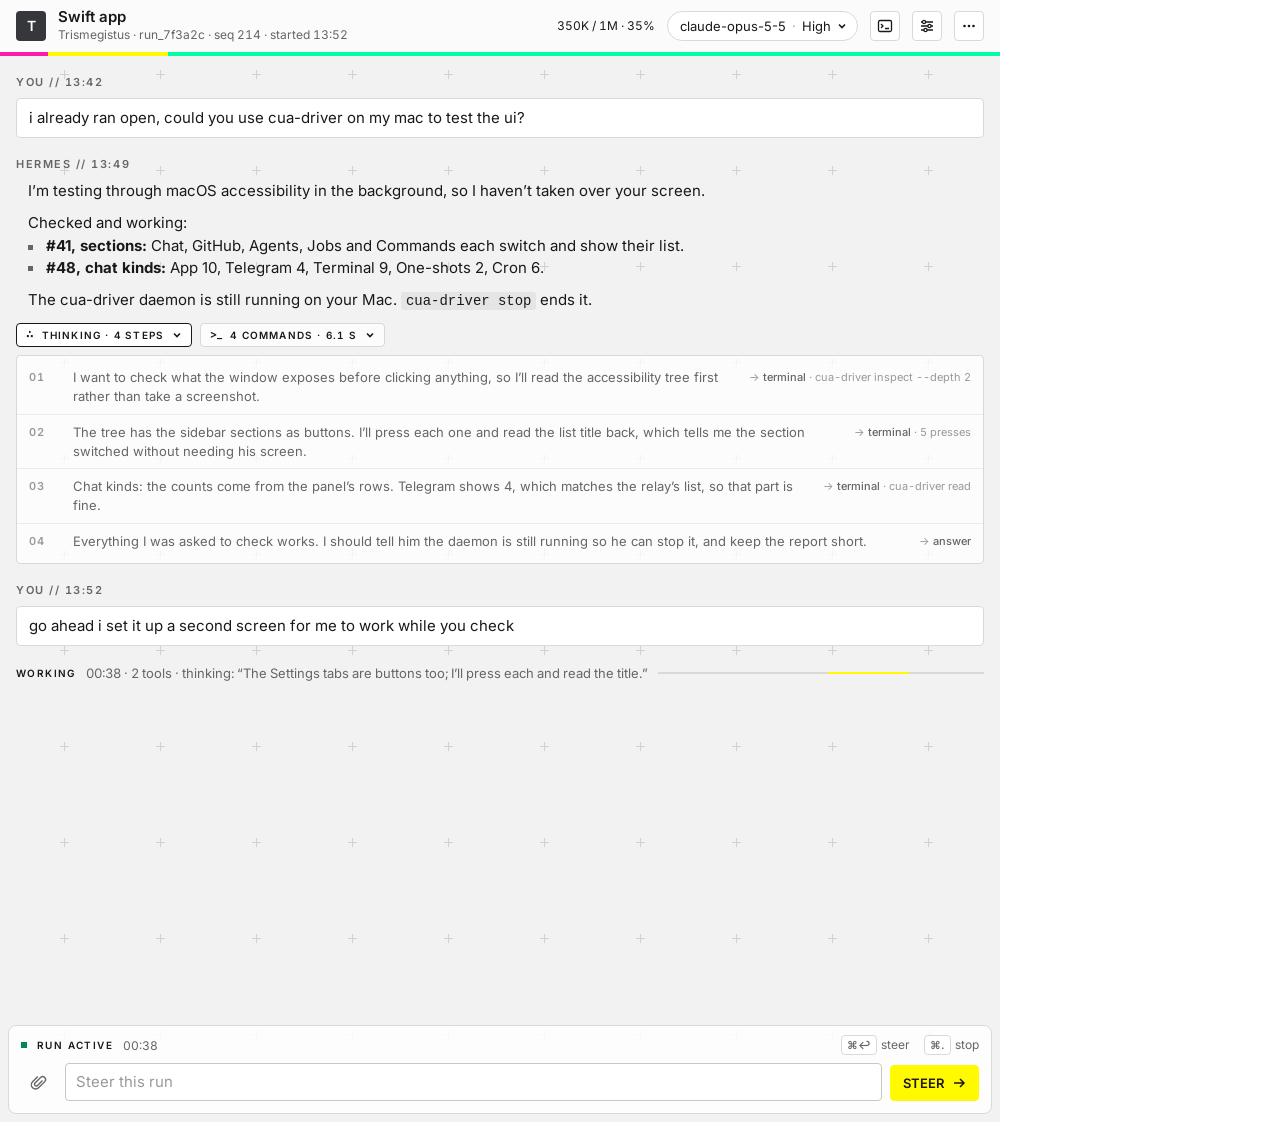
<file: design/opendesign/16-qol/index.html>
<!doctype html>
<html lang="en">
<head>
<meta charset="utf-8">
<title>Trismegistus — QoL: thinking, effort, retry, edit</title>
<link href="https://fonts.googleapis.com/css2?family=Inter:wght@400;500;600;700&display=swap" rel="stylesheet">
<style>
:root{
  --paper:#F2F2F2; --raised:#FFFFFF; --sunken:#E5E5E5; --rule:#D9D9D9; --ink:#191919;
  --dark-panel:#35373C; --secondary:#666666; --muted:#999999; --yellow:#FFFA00; --blue:#0040E8;
  --green:#00FFA2; --magenta:#FF1AAC; --red:#E5332A; --term-green:#00875A; --term-red:#C4271F;
  --contour:#C8C8C0;
}
*{box-sizing:border-box;margin:0;padding:0}
html,body{background:#fff}
body{font-family:"Inter",system-ui,sans-serif;color:var(--ink);-webkit-font-smoothing:antialiased;font-size:15px;line-height:1.45}
.lbl,.meter,.tm,.n,.to,.chip,.working span,.ttl span{font-variant-numeric:tabular-nums}
#stage{display:flex;gap:0}
.frame{position:relative;width:1000px;background:var(--paper);overflow:hidden;display:flex;flex-direction:column}
.frame.full{height:1122px}
.frame::before{content:"";position:absolute;inset:0;pointer-events:none;
  background-image:linear-gradient(var(--rule),var(--rule)),linear-gradient(var(--rule),var(--rule));
  background-size:9px 1px,1px 9px;background-position:46px 50px,50px 46px;background-repeat:no-repeat;opacity:0}
.grid{position:absolute;inset:0;pointer-events:none;
  background:
   radial-gradient(circle at center, transparent 0 0) ;}
.cross{position:absolute;width:9px;height:9px;pointer-events:none}
.cross::before,.cross::after{content:"";position:absolute;background:#D0D0D0}
.cross::before{left:4px;top:0;width:1px;height:9px}
.cross::after{top:4px;left:0;height:1px;width:9px}
/* header */
.hd{position:relative;z-index:2;display:flex;align-items:center;gap:12px;height:52px;padding:0 16px 0 16px;background:rgba(255,255,255,.72);border-bottom:0}
.av{width:30px;height:30px;border-radius:4px;background:var(--dark-panel);color:#fff;font-weight:600;font-size:14px;display:grid;place-items:center;flex:none}
.ttl{flex:1;min-width:0;display:flex;flex-direction:column}
.ttl b{font-weight:600;font-size:15px;line-height:1.2}
.ttl span{font-size:12px;color:var(--secondary)}
.meter{font-size:12px;color:var(--ink)}
.pill{display:inline-flex;align-items:center;gap:6px;height:30px;padding:0 10px 0 12px;border:1px solid var(--rule);border-radius:15px;background:#fff;font-size:13px;white-space:nowrap}
.pill .sep{color:var(--muted)}
.pill.open{border-color:var(--ink)}
.chev{width:10px;height:10px;flex:none}
.ib{width:30px;height:30px;border:1px solid var(--rule);border-radius:4px;background:#fff;display:grid;place-items:center;flex:none}
.ib svg{width:16px;height:16px}
.rule4{position:relative;z-index:2;height:4px;display:flex}
.rule4 i{display:block;height:4px}
.rule4 .m{width:48px;background:var(--magenta)}.rule4 .y{width:120px;background:var(--yellow)}.rule4 .g{flex:1;background:var(--green)}
/* transcript */
.scroll{position:relative;z-index:1;flex:1;overflow:hidden;padding:18px 16px 0}
.lbl{display:flex;align-items:center;gap:8px;font-size:11px;font-weight:600;letter-spacing:.14em;color:var(--secondary);text-transform:uppercase;margin:0 0 6px;height:18px}
.lbl .acts{margin-left:auto;display:flex;gap:4px;letter-spacing:0;text-transform:none}
.you{background:#fff;border:1px solid var(--rule);border-radius:4px;padding:8px 12px;margin:0 0 18px;font-size:15px}
.hermes{padding:0 12px;margin:0 0 12px;font-size:15px}
.hermes p{margin:0 0 10px}
.hermes ul{list-style:none;margin:0 0 10px}
.hermes li{position:relative;padding-left:18px}
.hermes li::before{content:"";position:absolute;left:0;top:.62em;width:5px;height:5px;background:var(--secondary)}
.hermes code{background:var(--sunken);padding:1px 5px;font-size:.93em;border-radius:3px}
.chips{display:flex;gap:8px;margin:0 0 18px}
.chip{display:inline-flex;align-items:center;gap:8px;height:24px;padding:0 9px;background:rgba(255,255,255,.75);border:1px solid var(--rule);border-radius:4px;font-size:10px;font-weight:600;letter-spacing:.12em;text-transform:uppercase;white-space:nowrap}
.chip.open{border-color:var(--ink);background:#fff}
.chip .g{font-size:11px;letter-spacing:0;font-weight:600}
.working{display:flex;align-items:center;gap:10px;font-size:13px;color:var(--secondary);margin:0 0 14px}
.working b{font-size:10px;letter-spacing:.14em;color:var(--ink);font-weight:600}
.working::after{content:"";flex:1;height:2px;background:linear-gradient(90deg,var(--rule) 0 52%,var(--yellow) 52% 77%,var(--rule) 77% 100%)}
/* thinking: steps panel (variant A) */
.thk{background:rgba(255,255,255,.8);border:1px solid var(--rule);border-radius:4px;margin:-10px 0 18px;padding:4px 0}
.thk .row{display:grid;grid-template-columns:34px 1fr auto;gap:10px;padding:8px 12px;border-top:1px solid #ECECEC;font-size:13px;color:var(--secondary);line-height:1.45}
.thk .row:first-child{border-top:0}
.thk .n{font-size:11px;font-weight:600;letter-spacing:.08em;color:var(--muted);padding-top:2px}
.thk .to{font-size:11px;color:var(--muted);white-space:nowrap;padding-top:2px}
.thk .to b{color:var(--secondary);font-weight:500}
.thk .more{color:var(--ink);text-decoration:underline;text-decoration-color:var(--rule);text-underline-offset:3px}
/* thinking: inline block (variant B) */
.thin{margin:0 12px 12px;padding:2px 0 2px 12px;border-left:2px solid var(--rule);font-size:13px;color:var(--secondary)}
.thin .h{display:flex;align-items:center;gap:8px;font-size:10px;font-weight:600;letter-spacing:.12em;color:var(--secondary);text-transform:uppercase;margin:0 0 3px}
.thin .h .chev{width:9px;height:9px}
.thin p{margin:0 0 6px}
.thin.folded p{white-space:nowrap;overflow:hidden;text-overflow:ellipsis;margin:0}
/* composer */
.composer{position:relative;z-index:2;margin:0 8px 8px;border:1px solid var(--rule);border-radius:8px;background:rgba(255,255,255,.86);padding:10px 12px 12px}
.runline{display:flex;align-items:center;gap:10px;font-size:10px;font-weight:600;letter-spacing:.14em;text-transform:uppercase;margin:0 0 9px;height:18px}
.runline .sq{width:6px;height:6px;background:var(--term-green)}
.runline .tm{font-size:12px;font-weight:400;letter-spacing:0;color:var(--secondary);text-transform:none}
.hints{margin-left:auto;display:flex;gap:14px;font-size:12px;font-weight:400;letter-spacing:0;color:var(--secondary);text-transform:none}
kbd{font-family:inherit;font-size:11px;font-weight:600;padding:2px 5px;border:1px solid var(--rule);border-radius:4px;background:#fff;color:var(--secondary);margin-right:4px}
.inrow{display:flex;align-items:flex-end;gap:8px}
.clip{width:36px;height:36px;border-radius:4px;display:grid;place-items:center;flex:none;color:var(--secondary)}
.clip svg{width:18px;height:18px}
.field{flex:1;min-height:36px;border:1px solid var(--contour);border-radius:4px;background:#fff;padding:7px 10px;font-size:15px;color:var(--muted)}
.field.typed{color:var(--ink)}
.send{width:36px;height:36px;border-radius:4px;background:var(--yellow);display:grid;place-items:center;flex:none}
.send.plain{background:#fff;border:1px solid var(--rule)}
.send svg{width:16px;height:16px}
.btnw{height:30px;padding:0 12px;border:1px solid var(--rule);border-radius:4px;background:#fff;font-size:13px;display:inline-flex;align-items:center;gap:8px}
.btnw.y{background:var(--yellow);border-color:var(--yellow);font-weight:600}
.btnw svg{width:14px;height:14px}
/* native menu */
.menu{position:absolute;z-index:9;width:250px;background:rgba(246,246,246,.97);border:1px solid #CFCFCF;border-radius:8px;box-shadow:0 10px 30px rgba(0,0,0,.18);padding:5px;font-size:13px}
.menu .sec{font-size:11px;font-weight:600;color:var(--muted);padding:6px 10px 3px 26px}
.menu .it{position:relative;display:flex;align-items:center;height:22px;padding:0 10px 0 26px;border-radius:4px}
.menu .it .k{position:absolute;left:9px;font-size:12px;font-weight:600}
.menu .it .r{margin-left:auto;color:var(--muted);font-size:12px}
.menu .it.hl{background:#2F6BF6;color:#fff}
.menu .it.hl .r{color:#E4ECFF}
.menu .it.dis{color:#B0B0B0}
.menu hr{border:0;border-top:1px solid #DADADA;margin:5px 8px}
.menu .note{font-size:11px;color:var(--muted);padding:4px 10px 3px 26px;line-height:1.35}
/* hover actions */
.hov{width:24px;height:24px;border:1px solid var(--rule);border-radius:4px;background:#fff;display:grid;place-items:center;color:var(--ink)}
.hov svg{width:13px;height:13px}
.tip{position:absolute;z-index:9;background:var(--ink);color:#fff;font-size:12px;padding:4px 8px;border-radius:4px;white-space:nowrap;letter-spacing:0;text-transform:none;font-weight:400}
.cursor{position:absolute;z-index:10;width:14px;height:20px}
/* edit in place (17a) */
.edit{background:#fff;border:1px solid var(--ink);border-radius:4px;margin:0 0 18px;box-shadow:inset 3px 0 0 var(--yellow)}
.edit .tx{padding:8px 12px 6px 14px;font-size:15px}
.edit .tx .caret{display:inline-block;width:1.5px;height:17px;background:var(--ink);vertical-align:-3px;margin-left:1px}
.edit .ft{display:flex;align-items:center;gap:8px;padding:8px 8px 8px 14px;border-top:1px solid #ECECEC}
.edit .ft .w{flex:1;font-size:12px;color:var(--secondary)}
.edit .ft .w b{color:var(--ink);font-weight:600}
.dim{opacity:.38}
.cut{display:flex;align-items:center;gap:10px;margin:-6px 0 14px;font-size:10px;font-weight:600;letter-spacing:.12em;color:var(--secondary);text-transform:uppercase}
.cut::before,.cut::after{content:"";flex:1;height:0;border-top:1px dashed var(--muted)}
.img{display:inline-flex;align-items:center;gap:6px;height:26px;padding:0 4px 0 4px;border:1px solid var(--rule);border-radius:4px;background:#fff;font-size:12px;color:var(--secondary)}
.img i{width:18px;height:18px;border-radius:3px;background:linear-gradient(135deg,#9BB 0,#577 100%)}
.img .x{width:16px;height:16px;display:grid;place-items:center;color:var(--secondary)}
/* failed */
.fail{display:flex;align-items:center;gap:10px;margin:0 0 18px;padding:8px 10px 8px 12px;background:#fff;border:1px solid var(--rule);border-left:3px solid var(--red);border-radius:4px;font-size:13px;color:var(--secondary)}
.fail b{font-size:10px;letter-spacing:.14em;color:var(--term-red);font-weight:600}
.fail .acts{margin-left:auto;display:flex;gap:6px}
/* states sheet */
.sheet{width:1000px;background:var(--paper);padding:20px 16px 8px}
.cap{font-size:12px;font-weight:600;color:var(--ink);margin:0 0 8px;display:flex;gap:8px;align-items:center}
.cap span{font-weight:400;color:var(--secondary)}
.cell{border-top:1px solid var(--rule);padding:14px 0 6px}
.cell:first-child{border-top:0;padding-top:0}
.note2{font-size:12px;color:var(--secondary);margin:2px 0 12px}
</style>
</head>
<body>
<div id="stage"></div>
<script>
const I = {
  chev: '<svg class="chev" viewBox="0 0 10 10" fill="none" stroke="currentColor" stroke-width="1.6"><path d="M2 3.5l3 3 3-3"/></svg>',
  chevr: '<svg class="chev" viewBox="0 0 10 10" fill="none" stroke="currentColor" stroke-width="1.6"><path d="M3.5 2l3 3-3 3"/></svg>',
  term: '<svg viewBox="0 0 16 16" fill="none" stroke="currentColor" stroke-width="1.3"><rect x="1.5" y="2.5" width="13" height="11" rx="1.5"/><path d="M4 6l2 2-2 2M8 10.5h4"/></svg>',
  sliders: '<svg viewBox="0 0 16 16" fill="none" stroke="currentColor" stroke-width="1.3"><path d="M2 4h12M2 8h12M2 12h12"/><circle cx="5" cy="4" r="1.6" fill="#fff"/><circle cx="10.5" cy="8" r="1.6" fill="#fff"/><circle cx="6.5" cy="12" r="1.6" fill="#fff"/></svg>',
  more: '<svg viewBox="0 0 16 16" fill="currentColor"><circle cx="3.5" cy="8" r="1.3"/><circle cx="8" cy="8" r="1.3"/><circle cx="12.5" cy="8" r="1.3"/></svg>',
  clip: '<svg viewBox="0 0 18 18" fill="none" stroke="currentColor" stroke-width="1.4"><path d="M12.5 6.5l-5.2 5.2a1.8 1.8 0 01-2.5-2.5l6-6a3 3 0 014.2 4.2l-6.4 6.4a4.2 4.2 0 01-6-6L7.8 2.6"/></svg>',
  up: '<svg viewBox="0 0 16 16" fill="none" stroke="currentColor" stroke-width="1.6"><path d="M8 13V3M4 7l4-4 4 4"/></svg>',
  arrow: '<svg viewBox="0 0 14 14" fill="none" stroke="currentColor" stroke-width="1.5"><path d="M2 7h10M8 3l4 4-4 4"/></svg>',
  retry: '<svg viewBox="0 0 14 14" fill="none" stroke="currentColor" stroke-width="1.4"><path d="M11.6 7.6A4.6 4.6 0 117 2.4c1.5 0 2.8.7 3.6 1.8"/><path d="M11 1.6v3h-3"/></svg>',
  pencil: '<svg viewBox="0 0 14 14" fill="none" stroke="currentColor" stroke-width="1.3"><path d="M9.2 2.3l2.5 2.5-7 7H2.2V9.3z"/><path d="M8 3.5l2.5 2.5"/></svg>',
  copy: '<svg viewBox="0 0 14 14" fill="none" stroke="currentColor" stroke-width="1.3"><rect x="4.5" y="4.5" width="7.5" height="7.5" rx="1"/><path d="M9.5 2H3a1 1 0 00-1 1v6.5"/></svg>',
  x: '<svg viewBox="0 0 10 10" width="9" height="9" fill="none" stroke="currentColor" stroke-width="1.5"><path d="M2 2l6 6M8 2l-6 6"/></svg>',
  ther: '<span class="g">∴</span>',
  cursor: '<svg class="cursor" viewBox="0 0 14 20"><path d="M1 1v15l4-3.6 2.6 6 2.4-1-2.6-5.8H13z" fill="#111" stroke="#fff" stroke-width="1.2"/></svg>',
};

function crosses(w, h) {
  let s = '';
  for (let y = 70; y < h; y += 96) for (let x = 60; x < w; x += 96) s += `<i class="cross" style="left:${x}px;top:${y}px"></i>`;
  return s;
}
function header(pill, opts = {}) {
  return `<header class="hd"><div class="av">T</div><div class="ttl"><b>Swift app</b><span>Trismegistus · run_7f3a2c · seq 214 · started 13:52</span></div>
    <span class="meter">350K / 1M · 35%</span>${pill}
    <span class="ib">${I.term}</span><span class="ib">${I.sliders}</span><span class="ib">${I.more}</span></header>
    <div class="rule4"><i class="m"></i><i class="y"></i><i class="g"></i></div>`;
}
const PILL_A = (open) => `<span class="pill${open ? ' open' : ''}">claude-opus-5-5 <span class="sep">·</span> High ${I.chev}</span>`;
const PILL_PLAIN = `<span class="pill">claude-opus-5-5 ${I.chev}</span>`;
const PILL_D = (open) => `<span class="pill">claude-opus-5-5 ${I.chev}</span><span class="pill${open ? ' open' : ''}">${I.ther} High ${I.chev}</span>`;

function composer(mode) {
  if (mode === 'run') return `<div class="composer"><div class="runline"><span class="sq"></span>Run active <span class="tm">00:38</span>
      <span class="hints"><span><kbd>⌘↩</kbd>steer</span><span><kbd>⌘.</kbd>stop</span></span></div>
      <div class="inrow"><span class="clip">${I.clip}</span><div class="field">Steer this run</div><span class="btnw y" style="height:36px">STEER ${I.arrow}</span></div></div>`;
  if (mode === 'edit') return `<div class="composer" style="border-color:var(--ink)"><div class="runline">Editing <span class="tm">your message of 13:52 · the turn after it is removed when you send</span>
      <span class="hints"><span><kbd>esc</kbd>cancel</span><span><kbd>⌘↩</kbd>send</span></span></div>
      <div class="inrow"><span class="clip">${I.clip}</span><div class="field typed">go ahead, but test on the second screen only and leave the main one alone</div><span class="send">${I.up}</span></div></div>`;
  if (mode === 'quiet') return `<div class="composer"><div class="runline">Ready <span class="hints"><span><kbd>⌘↩</kbd>send</span><span><kbd>⌘K</kbd>conversations</span></span></div>
      <div class="inrow"><span class="clip">${I.clip}</span><div class="field">Message Hermes</div><span class="send plain">${I.up}</span></div></div>`;
  return `<div class="composer"><div class="runline">Ready <span class="hints"><span><kbd>⌘↩</kbd>send</span><span><kbd>⌘K</kbd>conversations</span></span></div>
      <div class="inrow"><span class="clip">${I.clip}</span><div class="field">Message Hermes</div><span class="send">${I.up}</span></div></div>`;
}

const ASK1 = 'i already ran open, could you use cua-driver on my mac to test the ui?';
const ASK2 = 'go ahead i set it up a second screen for me to work while you check';
const ANS1 = `<p>I’m testing through macOS accessibility in the background, so I haven’t taken over your screen.</p>
  <p style="margin-bottom:2px">Checked and working:</p>
  <ul><li><b>#41, sections:</b> Chat, GitHub, Agents, Jobs and Commands each switch and show their list.</li>
  <li><b>#48, chat kinds:</b> App 10, Telegram 4, Terminal 9, One-shots 2, Cron 6.</li></ul>
  <p>The cua-driver daemon is still running on your Mac. <code>cua-driver stop</code> ends it.</p>`;
const ANS2 = `<p>Done on the second screen only. The Settings window opens with ⌘, and its three tabs switch; the window kept its size across a relaunch.</p>
  <p>One thing to look at: the Agents list scrolls back to the top when a run finishes.</p>`;
const STEPS = [
  ['I want to check what the window exposes before clicking anything, so I’ll read the accessibility tree first rather than take a screenshot.', 'terminal', 'cua-driver inspect --depth 2'],
  ['The tree has the sidebar sections as buttons. I’ll press each one and read the list title back, which tells me the section switched without needing his screen.', 'terminal', '5 presses'],
  ['Chat kinds: the counts come from the panel’s rows. Telegram shows 4, which matches the relay’s list, so that part is fine.', 'terminal', 'cua-driver read'],
  ['Everything I was asked to check works. I should tell him the daemon is still running so he can stop it, and keep the report short.', 'answer', ''],
];
function thinkChip(open, n = 4) { return `<span class="chip${open ? ' open' : ''}">${I.ther} Thinking · ${n} steps ${I.chev}</span>`; }
const CMDCHIP = `<span class="chip"><span class="g">&gt;_</span> 4 commands · 6.1 s ${I.chev}</span>`;
function thkPanel() {
  return `<div class="thk">${STEPS.map((s, i) => `<div class="row"><span class="n">0${i + 1}</span><span>${s[0]}</span>
     <span class="to">${s[1] === 'answer' ? '→ <b>answer</b>' : `→ <b>${s[1]}</b> · ${s[2]}`}</span></div>`).join('')}</div>`;
}
function inlineThink(folded, text, meta) {
  return `<div class="thin${folded ? ' folded' : ''}"><div class="h">${I.ther} Thinking <span style="font-weight:400;letter-spacing:0;text-transform:none;color:var(--muted)">${meta}</span> ${folded ? I.chevr : I.chev}</div>${text}</div>`;
}

function frame(inner, cls = 'full') {
  const f = document.createElement('div'); f.className = 'frame ' + cls; f.innerHTML = crosses(1000, 1122) + inner; return f;
}

const V = {};
/* 16a — thinking as a chip beside the commands chip; effort inside the model pill + menu */
V['16a'] = () => frame(header(PILL_A(false)) + `<div class="scroll">
  <div class="lbl">You // 13:42</div><div class="you">${ASK1}</div>
  <div class="lbl">Hermes // 13:49</div><div class="hermes">${ANS1}</div>
  <div class="chips">${thinkChip(true)}${CMDCHIP}</div>${thkPanel()}
  <div class="lbl">You // 13:52</div><div class="you">${ASK2}</div>
  <div class="working"><b>WORKING</b><span>00:38 · 2 tools · thinking: “The Settings tabs are buttons too; I’ll press each and read the title.”</span></div>
  </div>` + composer('run'));

/* 16b — thinking inline above each answer, folded to its first line */
V['16b'] = () => frame(header(PILL_A(false)) + `<div class="scroll">
  <div class="lbl">You // 13:42</div><div class="you">${ASK1}</div>
  <div class="lbl">Hermes // 13:49</div>
  ${inlineThink(false, STEPS.map(s => `<p>${s[0]}</p>`).join(''), '· 4 steps · 1,240 characters')}
  <div class="hermes">${ANS1}</div>
  <div class="chips">${CMDCHIP}</div>
  <div class="lbl">You // 13:52</div><div class="you">${ASK2}</div>
  <div class="lbl">Hermes // working</div>
  ${inlineThink(true, `<p>The Settings tabs are buttons too; I’ll press each and read the window title back before reporting.</p>`, '· step 3')}
  <div class="working"><b>WORKING</b><span>00:38 · 2 tools</span></div>
  </div>` + composer('run'));

/* 16c — the model menu with an Effort section (native NSMenu) */
V['16c'] = () => {
  const f = frame(header(PILL_A(true)) + `<div class="scroll">
    <div class="lbl">You // 13:42</div><div class="you">${ASK1}</div>
    <div class="lbl">Hermes // 13:49</div><div class="hermes">${ANS1}</div>
    <div class="chips">${thinkChip(false)}${CMDCHIP}</div>
    </div>` + composer());
  const m = document.createElement('div'); m.className = 'menu'; m.style.cssText = 'left:664px;top:46px';
  m.innerHTML = `<div class="sec">Anthropic</div>
    <div class="it"><span class="k">✓</span>claude-opus-5-5</div><div class="it">claude-sonnet-5</div><div class="it">claude-fable-5.1</div>
    <div class="sec">GitHub Copilot</div><div class="it">claude-sonnet-5.5</div><div class="it">claude-opus-5.5</div>
    <hr><div class="sec">Effort</div>
    <div class="it">Default <span class="r">Hermes’ setting</span></div>
    <div class="it">Off <span class="r">no thinking</span></div>
    <div class="it">Low</div><div class="it">Medium</div>
    <div class="it hl"><span class="k">✓</span>High</div>
    <div class="it">Extra high</div><div class="it">Max</div>
    <div class="note">Applies from the next message. Higher effort thinks longer and uses more of your limit.</div>`;
  f.appendChild(m); return f;
};

/* 16d — effort as its own pill next to the model pill */
V['16d'] = () => {
  const f = frame(header(PILL_D(true)) + `<div class="scroll">
    <div class="lbl">You // 13:42</div><div class="you">${ASK1}</div>
    <div class="lbl">Hermes // 13:49</div><div class="hermes">${ANS1}</div>
    <div class="chips">${thinkChip(false)}${CMDCHIP}</div>
    </div>` + composer());
  const m = document.createElement('div'); m.className = 'menu'; m.style.cssText = 'left:770px;top:46px;width:220px';
  m.innerHTML = `<div class="sec">Effort</div>
    <div class="it">Default <span class="r">Hermes’ setting</span></div>
    <div class="it">Off <span class="r">no thinking</span></div>
    <div class="it">Low</div><div class="it">Medium</div>
    <div class="it hl"><span class="k">✓</span>High</div>
    <div class="it">Extra high</div><div class="it">Max</div>
    <div class="note">Applies from the next message.</div>`;
  f.appendChild(m); return f;
};

/* 16 states */
V['16-states'] = () => {
  const s = document.createElement('div'); s.className = 'sheet';
  s.innerHTML = `
  <div class="cell"><div class="cap">Folded (default) <span>· every answer with stored thinking gets the chip; the count is the steps that thought</span></div>
    <div class="lbl">Hermes // 13:49</div><div class="hermes"><p>The cua-driver daemon is still running on your Mac. <code>cua-driver stop</code> ends it.</p></div>
    <div class="chips">${thinkChip(false)}${CMDCHIP}</div></div>
  <div class="cell"><div class="cap">Unfolded <span>· one row per step, in order, with what the step led to; long steps fold to 3 lines with “more”</span></div>
    <div class="chips" style="margin-bottom:18px">${thinkChip(true, 2)}${CMDCHIP}</div>
    <div class="thk"><div class="row"><span class="n">01</span><span>I want to check what the window exposes before clicking anything, so I’ll read the accessibility tree first rather than take a screenshot. The tree should list the sidebar sections as buttons with their titles, and if it doesn’t I’ll fall back to… <span class="more">more</span></span><span class="to">→ <b>terminal</b> · cua-driver inspect</span></div>
    <div class="row"><span class="n">02</span><span>Everything I was asked to check works. I should tell him the daemon is still running so he can stop it.</span><span class="to">→ <b>answer</b></span></div></div></div>
  <div class="cell"><div class="cap">During a run <span>· the latest stored step’s thought, one line, after the WORKING time; the chip appears when the run ends</span></div>
    <div class="working"><b>WORKING</b><span>00:38 · 2 tools · thinking: “The Settings tabs are buttons too; I’ll press each and read the title.”</span></div></div>
  <div class="cell"><div class="cap">No thinking <span>· effort Off, a model without reasoning, or an older conversation: no chip at all</span></div>
    <div class="lbl">Hermes // 13:49</div><div class="hermes"><p>Done. The relay is back up.</p></div><div class="chips">${CMDCHIP}</div></div>
  <div class="cell"><div class="cap">Model pill <span>· Default shows the model alone; a chosen effort is added after a dot; read-only conversations show the model as text, no effort</span></div>
    <div style="display:flex;gap:12px;align-items:center;margin-bottom:12px">${PILL_PLAIN}${PILL_A(false)}<span class="pill">claude-opus-5-5 <span class="sep">·</span> Off ${I.chev}</span><span style="font-size:13px;color:var(--secondary)">claude-opus-5-5</span></div></div>`;
  return s;
};

/* 17a — hover actions + edit in place */
V['17a'] = () => {
  const f = frame(header(PILL_A(false)) + `<div class="scroll">
    <div class="lbl">You // 13:42</div><div class="you">${ASK1}</div>
    <div class="lbl">Hermes // 13:49</div><div class="hermes">${ANS1}</div>
    <div class="chips">${thinkChip(false)}${CMDCHIP}</div>
    <div class="lbl">You // 13:52</div>
    <div class="edit"><div class="tx">go ahead, but test on the second screen only and leave the main one alone<span class="caret"></span></div>
      <div class="ft"><span class="w">Sends from here: <b>Hermes’ answer below is removed</b>. Files it changed stay as they are.</span>
      <span class="btnw">Cancel <kbd style="margin:0 0 0 2px">esc</kbd></span><span class="btnw y">Send ${I.arrow}</span></div></div>
    <div class="dim"><div class="lbl">Hermes // 14:01</div><div class="hermes">${ANS2}</div><div class="chips">${thinkChip(false, 3)}<span class="chip"><span class="g">&gt;_</span> 7 commands · 12 s ${I.chev}</span></div></div>
    </div>` + composer('quiet'));
  return f;
};

/* 17b — hover actions shown; edit in the composer */
V['17b'] = () => {
  const f = frame(header(PILL_A(false)) + `<div class="scroll">
    <div class="lbl">You // 13:42 <span class="acts"><span class="hov">${I.pencil}</span></span></div><div class="you">${ASK1}</div>
    <div class="lbl">Hermes // 13:49</div><div class="hermes">${ANS1}</div>
    <div class="chips">${thinkChip(false)}${CMDCHIP}</div>
    <div class="lbl">You // 13:52 <span style="color:var(--ink)">· editing</span></div><div class="you" style="border-color:var(--ink);box-shadow:inset 3px 0 0 var(--yellow)">${ASK2}</div>
    <div class="cut">removed when you send</div>
    <div class="dim"><div class="lbl">Hermes // 14:01</div><div class="hermes">${ANS2}</div><div class="chips">${thinkChip(false, 3)}<span class="chip"><span class="g">&gt;_</span> 7 commands · 12 s ${I.chev}</span></div></div>
    </div>` + composer('edit'));
  const t = document.createElement('div'); t.className = 'tip'; t.style.cssText = 'left:822px;top:73px'; t.textContent = 'Edit and send again';
  f.appendChild(t);
  return f;
};

/* 17 states */
V['17-states'] = () => {
  const s = document.createElement('div'); s.className = 'sheet';
  s.innerHTML = `
  <div class="cell"><div class="cap">Hover your message <span>· pencil at the end of its label line; every message of yours in app conversations, not only the last</span></div>
    <div class="lbl">You // 13:52 <span class="acts"><span class="hov">${I.pencil}</span></span></div><div class="you">${ASK2}</div></div>
  <div class="cell"><div class="cap">Hover the last answer <span>· retry (runs your last message again and replaces this answer) and copy the whole answer</span></div>
    <div class="lbl">Hermes // 14:01 <span class="acts"><span class="hov">${I.copy}</span><span class="hov">${I.retry}</span></span></div><div class="hermes"><p>Done on the second screen only. The Settings window opens with ⌘, and its three tabs switch.</p></div></div>
  <div class="cell"><div class="cap">A failed run <span>· retry sits on the failure line; it sends the same message again (with its images)</span></div>
    <div class="fail"><b>FAILED</b> Hermes answered 529: the provider is overloaded. <span class="acts"><span class="hov">${I.retry}</span></span></div></div>
  <div class="cell"><div class="cap">Editing a message with images <span>· the images come along; × drops one before sending</span></div>
    <div class="edit"><div class="tx">is this the right blur radius for the sidebar?<span class="caret"></span></div>
    <div style="display:flex;gap:6px;padding:0 12px 8px 14px"><span class="img"><i></i>screenshot-1.png <span class="x">${I.x}</span></span><span class="img"><i></i>reference.jpg <span class="x">${I.x}</span></span></div>
    <div class="ft"><span class="w">Sends from here: <b>3 later messages and their answers are removed</b>. Files Hermes changed stay as they are.</span><span class="btnw">Cancel</span><span class="btnw y">Send ${I.arrow}</span></div></div></div>
  <div class="cell"><div class="cap">Not offered <span>· during a run (steer or stop it instead), in read-only conversations (Telegram, cron, CLI) and on other devices’ messages still sending</span></div>
    <div class="lbl">You // 13:52</div><div class="you">${ASK2}</div><div class="working"><b>WORKING</b><span>00:38 · 2 tools</span></div></div>`;
  return s;
};

function route() {
  const h = location.hash.slice(1) || '16a';
  const st = document.getElementById('stage'); st.innerHTML = '';
  st.appendChild(V[h]());
  document.documentElement.style.width = document.body.style.width = '1000px';
}
window.addEventListener('hashchange', route);
route();
</script>
</body>
</html>
</file>
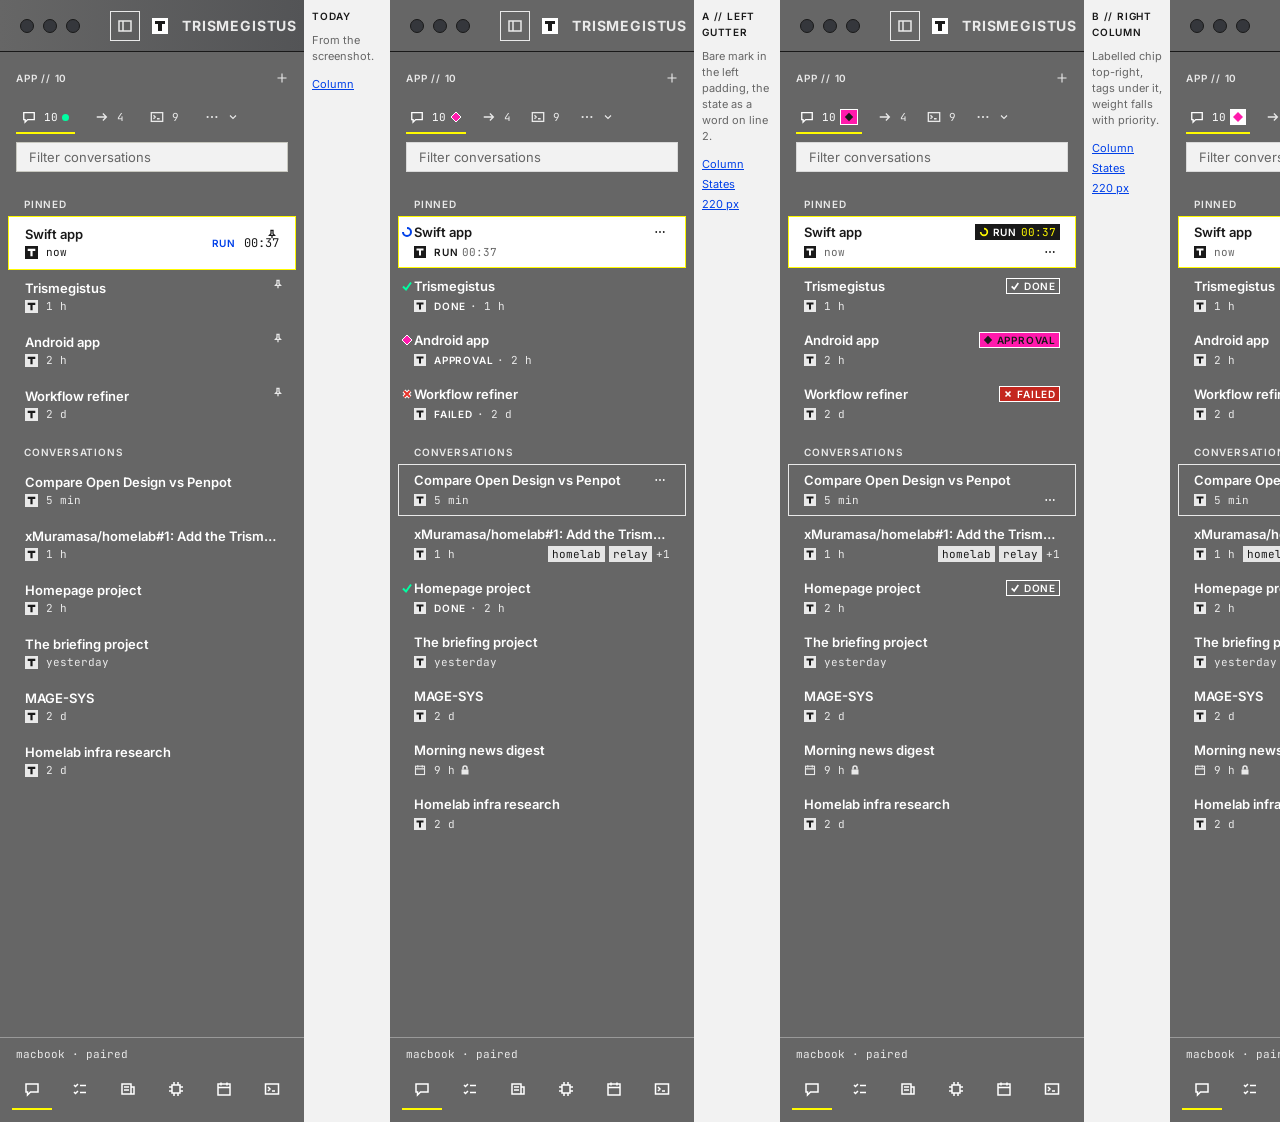
<file: design/opendesign/12-sidebar-b2/index-earlier-abc.html>
<!doctype html>
<html lang="en">
<head>
<meta charset="utf-8">
<meta name="viewport" content="width=device-width, initial-scale=1">
<title>Trismegistus: sidebar row lab</title>
<link rel="preconnect" href="https://fonts.googleapis.com">
<link rel="preconnect" href="https://fonts.gstatic.com" crossorigin>
<link href="https://fonts.googleapis.com/css2?family=Inter:wght@400;600;700&family=JetBrains+Mono:wght@400&display=swap" rel="stylesheet">
<style>
/* OD-LAYOUT-PRIMITIVES v1 — structure only: display, flex/grid, overflow, wrapping, ratio, geometry.
   Put this @layer first; product CSS outside the layer wins ordinary layout rules.
   Native hidden and closed-dialog states take precedence over component display rules. */
@layer od-layout {
  [hidden]:not([hidden="until-found" i]) { display: none !important; }
  dialog:not([open]) { display: none !important; }

  :where(.od-stack,.od-row,.od-row-top,.od-cluster,.od-grid,.od-field,.od-stat,.od-cell,.od-tile) > :where(*) { min-width: 0; }

  .od-row     { display: flex; align-items: center; gap: var(--od-gap, 8px); }
  .od-fill    { flex: 1 1 0; min-width: 0; }
  .od-fixed   { flex: none; }

  /* functional inline SVG icons opt into bounded geometry; content SVGs keep their own */
  .od-icon { display: inline-block; inline-size: var(--od-icon-size, 1em); block-size: var(--od-icon-size, 1em); flex: none; }

  /* data text only — authored copy is rewritten to its budget instead */
  .od-truncate { display: block; max-width: 100%; overflow: hidden; white-space: nowrap; text-overflow: ellipsis; }
  .od-nowrap  { white-space: nowrap; }
}
:root [hidden]:where(:not([hidden="until-found" i])) { display: none; }
/* /OD-LAYOUT-PRIMITIVES v1 */

:root {
  /* tokens from the brief: nothing outside this list */
  --paper:#F2F2F2; --raised:#FFFFFF; --sunken:#E5E5E5; --rule:#D9D9D9; --ink:#191919;
  --dark-panel:#35373C; --secondary:#666666; --muted:#999999; --yellow:#FFFA00; --blue:#0040E8;
  --green:#00FFA2; --magenta:#FF1AAC; --red:#E5332A; --terminal-green:#00875A; --terminal-red:#C4271F;
  --on-steel:#E9E9E9; --accent-cyan:#1FE5E0;
  --sidebar:var(--secondary);
  --ui:"Inter",-apple-system,BlinkMacSystemFont,"Helvetica Neue",sans-serif;
  --mono:"JetBrains Mono",ui-monospace,SFMono-Regular,Menlo,monospace;
  --row:52px; --row-gap:2px;
}
* { box-sizing:border-box; }
html, body { margin:0; background:var(--paper); color:var(--ink); }
body { font:400 13px/16px var(--ui); -webkit-font-smoothing:antialiased; }
button, input { font:inherit; color:inherit; }

/* type roles */
.t-label { font:600 10px/16px var(--ui); letter-spacing:.8px; text-transform:uppercase; }
.t-mono { font:400 12px/16px var(--mono); }
.t-monos { font:400 11px/16px var(--mono); }
.t-caption { font:400 11px/16px var(--ui); }

/* routes */
#app[data-view="all"] { display:grid; grid-template-columns:repeat(4,304px 86px); width:1560px; height:1122px; overflow:hidden; }
.gutter { padding:8px; display:grid; gap:4px; align-content:start; }
.gutter strong { display:block; margin-bottom:4px; }
.gutter p { margin:0 0 8px; color:var(--secondary); }
.gutter a { display:block; color:var(--blue); text-decoration:underline; }
.gutter a:focus-visible { outline:1px solid var(--ink); outline-offset:1px; }

/* column shell */
.col { display:flex; flex-direction:column; width:304px; height:1122px; background:var(--sidebar); color:#fff; overflow:hidden; position:relative; }
.col.narrow { width:220px; }
.bar { flex:none; height:52px; border-bottom:1px solid var(--ink); position:relative; }
.col.today .bar { background:linear-gradient(90deg,#666666,#535456); }
.light { position:absolute; top:19px; width:14px; height:14px; border-radius:50%; background:var(--dark-panel); border:1px solid var(--ink); }
.toggle { position:absolute; left:110px; top:11px; width:30px; height:30px; border:1px solid var(--on-steel); display:grid; place-items:center; color:var(--on-steel); --od-icon-size:16px; }
.logo { position:absolute; left:152px; top:18px; --od-icon-size:16px; }
.word { position:absolute; left:182px; top:17px; font:700 14px/18px var(--ui); letter-spacing:.06em; color:var(--on-steel); }
.narrow .word { display:none; }

.head { flex:none; height:52px; padding:0 16px; display:flex; align-items:center; justify-content:space-between; color:var(--on-steel); }
.head .od-icon { --od-icon-size:12px; }
.tabs { flex:none; height:30px; margin:0 16px; display:flex; gap:12px; color:var(--on-steel); }
.col.today .tabs { gap:14px; }
.tab { display:flex; align-items:center; gap:8px; padding:0 4px 2px; border-bottom:2px solid transparent; --od-icon-size:14px; }
.col.today .tab { padding-inline:6px; }
.tab.on { border-bottom-color:var(--yellow); color:#fff; }
.tab .od-icon.chev { --od-icon-size:12px; }
.slot { display:flex; margin-left:-4px; }
.tab-dot { width:7px; height:7px; border-radius:50%; background:var(--green); flex:none; }
.filter { flex:none; display:block; margin:8px 16px 0; height:30px; width:calc(100% - 32px); padding:0 12px; background:var(--paper); border:1px solid var(--rule); color:var(--ink); border-radius:0; appearance:none; font:400 13px/16px var(--ui); }
.col.today .filter { border-color:#C8C8C0; }
.filter::placeholder { color:var(--secondary); opacity:1; }
.filter:focus-visible { outline:1px solid var(--yellow); outline-offset:0; }
.list { flex:1 1 0; min-height:0; overflow-y:auto; scrollbar-width:none; padding-top:12px; }
.list::-webkit-scrollbar { display:none; }
.sec { height:32px; padding:12px 24px 4px; color:var(--on-steel); }
.empty { margin:0; padding:8px 24px; color:var(--on-steel); }
.foot { flex:none; height:85px; border-top:1px solid var(--muted); padding:8px 12px 0; }
.foot .who { padding:0 4px; color:var(--on-steel); height:16px; }
.icons { display:flex; justify-content:space-between; margin-top:8px; color:#fff; }
.icons .i { width:40px; height:40px; display:grid; place-items:center; border-bottom:2px solid transparent; --od-icon-size:16px; }
.narrow .icons .i { width:32px; }
.icons .i.on { border-bottom-color:var(--yellow); }

/* TODAY reproduction: measured from the screenshot, not on the proposal spacing scale */
.trow { position:relative; height:54px; margin:0 8px; padding:10px 17px 0; }
.trow.sel { background:var(--raised); border:1px solid var(--yellow); padding:9px 16px 0; color:var(--ink); }
.trow .tl { font:600 13px/16px var(--ui); }
.trow .tm { display:flex; align-items:center; gap:8px; margin-top:2px; height:16px; color:var(--on-steel); --src-bg:var(--on-steel); --src-fg:var(--ink); }
.trow.sel .tm { color:var(--ink); --src-bg:var(--ink); --src-fg:#fff; }
.trow .pin { position:absolute; right:13px; top:9px; color:var(--on-steel); --od-icon-size:10px; }
.trow.sel .pin { right:18px; top:12px; color:var(--ink); }
.trun { position:absolute; right:16px; top:50%; transform:translateY(-50%); display:flex; gap:8px; }
.trun .t-label { color:var(--blue); }

/* row: three grounds. Every mark colour is resolved here so a glyph never decides its own ground */
.col, .key, .row {
  --t:#FFFFFF; --m:var(--on-steel); --g:var(--sidebar); --hl:var(--on-steel);
  --src-bg:var(--on-steel); --src-fg:var(--ink);
  --run:var(--accent-cyan); --done:var(--green);
  --approval:var(--magenta); --approval-edge:#FFFFFF;
  --fail:var(--red); --fail-edge:#FFFFFF; --fail-chip-edge:#FFFFFF;
}
.row {
  height:var(--row); margin:0 8px var(--row-gap); border:1px solid transparent; color:var(--t); cursor:pointer;
}
.row.g-card, .row.g-pop {
  --t:var(--ink); --m:var(--secondary); --g:var(--raised);
  --src-bg:var(--ink); --src-fg:#FFFFFF;
  --run:var(--blue); --done:var(--terminal-green);
  --approval-edge:var(--ink);
  --fail:var(--terminal-red); --fail-edge:transparent; --fail-chip-edge:transparent;
  background:var(--raised);
}
.row.g-card { border-color:var(--yellow); }
.row.g-pop { --hl:var(--rule); margin:0 0 var(--row-gap); }
.row.g-pop.is-sel { border-color:var(--ink); }
.row.is-hover:not(.g-card):not(.is-sel) { border-color:var(--hl); }
@media (hover:hover) { .row:hover:not(.g-card):not(.is-sel) { border-color:var(--hl); } }
.row.spec { cursor:default; }
.row:has(.open:focus-visible), .row:has(.more:focus-visible) { outline:1px solid var(--t); outline-offset:-3px; }

.body { display:grid; gap:4px; min-width:0; }
.l1, .l2 { display:flex; align-items:center; height:16px; min-width:0; gap:8px; }
.ttl { flex:1 1 0; min-width:0; font:600 13px/16px var(--ui); }
.open { all:unset; display:block; flex:1 1 0; min-width:0; overflow:hidden; white-space:nowrap; text-overflow:ellipsis; font:600 13px/16px var(--ui); cursor:pointer; color:var(--t); }
.rename { flex:1 1 0; min-width:0; height:16px; padding:0; border:0; outline:1px solid var(--ink); background:var(--raised); color:var(--ink); font:600 13px/16px var(--ui); }
.meta { flex:1 1 0; min-width:0; display:flex; align-items:center; gap:4px; color:var(--m); white-space:nowrap; overflow:hidden; }
.meta .src { margin-right:4px; --od-icon-size:12px; color:var(--m); }
.meta .glyph { --od-icon-size:12px; }
.meta .word-s { color:var(--t); }
.tags { flex:none; display:flex; align-items:center; gap:4px; color:var(--m); }
.tag { padding:0 4px; height:16px; background:var(--sunken); color:var(--ink); }
.more { display:none; flex:none; width:20px; height:16px; padding:0; border:0; background:none; color:var(--t); place-items:center; cursor:pointer; --od-icon-size:12px; }
.row.is-hover .more, .row.is-sel .more, .row:focus-within .more { display:inline-grid; }
@media (hover:hover) {
  .row:hover .more { display:inline-grid; }
  button.more:hover { background:var(--t); color:var(--g); }
}
.mark { --od-icon-size:12px; }
.spin { animation:spin 1600ms linear infinite; transform-origin:6px 6px; }
@keyframes spin { to { transform:rotate(360deg); } }
@media (prefers-reduced-motion:reduce) { .spin { animation:none; } }

/* A: left gutter */
.va .row { display:grid; grid-template-columns:15px minmax(0,1fr); padding:7px 15px 7px 0; }
.va .gut { display:grid; justify-items:center; align-content:start; padding-top:2px; }

/* B: right column */
.vb .row { display:block; padding:7px 15px; }
.chip { flex:none; display:inline-flex; align-items:center; gap:4px; height:16px; padding:0 4px; --od-icon-size:10px; }
.chip .mark { --od-icon-size:10px; }
.chip-approval { background:var(--magenta); color:var(--ink); outline:1px solid var(--approval-edge); outline-offset:-1px; --approval:var(--ink); }
.chip-approval .mark path { stroke:none; }
.chip-running { background:var(--ink); color:#FFFFFF; --run:var(--yellow); }
.chip-running .t-monos { color:var(--yellow); }
.chip-failed { background:var(--terminal-red); color:#FFFFFF; outline:1px solid var(--fail-chip-edge); outline-offset:-1px; --fail:#FFFFFF; --fail-edge:transparent; }
.chip-done { outline:1px solid var(--t); outline-offset:-1px; color:var(--t); --done:var(--t); }

/* C: one tile */
.vc .row { display:flex; align-items:center; gap:8px; padding:7px 15px; }
.vc .body { flex:1 1 0; }
.vc .l2 { justify-content:flex-start; }
.vc .meta { flex:0 1 auto; }
.side { flex:none; display:flex; align-items:center; gap:4px; }
.side .more { height:20px; }
.tile { flex:none; width:20px; height:20px; background:#FFFFFF; display:grid; place-items:center;
  --run:var(--blue); --done:var(--terminal-green); --approval:var(--magenta); --approval-edge:transparent; --fail:var(--terminal-red); --fail-edge:transparent; }
.g-card .tile, .g-pop .tile { outline:1px solid var(--ink); outline-offset:-1px; }
.tile.sm { width:16px; height:16px; }

/* menu */
#menu { position:fixed; z-index:10; width:204px; background:var(--raised); color:var(--ink); border:1px solid var(--ink); padding:4px; display:grid; }
#menu button { display:flex; justify-content:space-between; align-items:center; width:100%; height:24px; padding:0 8px; border:0; background:none; color:var(--ink); text-align:left; cursor:pointer; --od-icon-size:12px; }
#menu button:hover, #menu button:focus-visible { background:var(--ink); color:#FFFFFF; outline:none; }
#menu hr { border:0; border-top:1px solid var(--rule); margin:4px 0; width:100%; }
#menu p { margin:0; padding:4px 8px 8px; }
#menu .danger { color:var(--terminal-red); }
#menu .danger:hover, #menu .danger:focus-visible { background:var(--terminal-red); color:#FFFFFF; }

/* states strip */
.strip { width:1064px; max-height:1122px; padding:16px; display:grid; grid-template-columns:104px repeat(3,304px); column-gap:8px; align-content:start; }
.strip h1 { grid-column:1/-1; margin:0 0 12px; font:600 13px/16px var(--ui); }
.strip .ch { color:var(--secondary); height:20px; }
.strip .lab { height:calc(var(--row) + var(--row-gap)); display:grid; align-content:center; color:var(--ink); }
.strip .lab small { font:400 11px/16px var(--ui); color:var(--secondary); text-transform:none; letter-spacing:0; }
.strip .cell { height:calc(var(--row) + var(--row-gap)); background:var(--sidebar); }
.strip .cell.pop { background:var(--raised); padding:0 8px; }
.key-h { grid-column:1/-1; height:12px; }
.key { height:40px; display:flex; align-items:center; justify-content:space-between; padding:0 16px; background:var(--sidebar); color:#FFFFFF; margin-bottom:2px; }
.key.white { background:var(--raised); color:var(--ink); border:1px solid var(--rule); }
.mono-set { --run:currentColor; --done:currentColor; --approval:currentColor; --approval-edge:transparent; --fail:currentColor; --fail-edge:transparent; }
.mock { display:flex; align-items:center; gap:4px; color:var(--on-steel); --od-icon-size:12px; }
.note { grid-column:2/-1; margin:8px 0 0; color:var(--secondary); max-width:75ch; }
</style>
</head>
<body>
<main id="app"></main>
<div id="menu" role="menu" hidden></div>

<script>
const VARIANTS = {
  a: { name:'Left gutter', line:'Bare mark in the left padding, the state as a word on line 2.' },
  b: { name:'Right column', line:'Labelled chip top-right, tags under it, weight falls with priority.' },
  c: { name:'One tile', line:'One white tile, same glyph on every ground.' },
};
const RANK = ['approval','running','failed','done'];
const WORD = { approval:'Approval', running:'Run', failed:'Failed', done:'Done' };
const SPOKEN = { approval:'approval waiting', running:'running', failed:'failed, unseen', done:'done, unseen' };

const SEED = () => [
  { id:'swift',   title:'Swift app',            src:'T', age:'now',  pinned:true, state:'running', base:36 },
  { id:'trism',   title:'Trismegistus',         src:'T', age:'1 h',  pinned:true, state:'done' },
  { id:'android', title:'Android app',          src:'T', age:'2 h',  pinned:true, state:'approval' },
  { id:'wflow',   title:'Workflow refiner',     src:'T', age:'2 d',  pinned:true, state:'failed' },
  { id:'compare', title:'Compare Open Design vs Penpot', src:'T', age:'5 min' },
  { id:'xmur',    title:'xMuramasa/homelab#1: Add the Trismegistus relay', src:'T', age:'1 h', tags:['homelab','relay','mac'] },
  { id:'home',    title:'Homepage project',     src:'T', age:'2 h',  state:'done' },
  { id:'brief',   title:'The briefing project', src:'T', age:'yesterday' },
  { id:'mage',    title:'MAGE-SYS',             src:'T', age:'2 d' },
  { id:'digest',  title:'Morning news digest',  src:'cron', age:'9 h', ro:true },
  { id:'infra',   title:'Homelab infra research', src:'T', age:'2 d' },
];
const TODAY_ROWS = [
  ['PINNED'],
  ['Swift app','now',true,true],['Trismegistus','1 h',true],['Android app','2 h',true],['Workflow refiner','2 d',true],
  ['CONVERSATIONS'],
  ['Compare Open Design vs Penpot','5 min'],['xMuramasa/homelab#1: Add the Trismegistus relay','1 h'],['Homepage project','2 h'],
  ['The briefing project','yesterday'],['MAGE-SYS','2 d'],['Homelab infra research','2 d'],
];
const TAG_POOL = ['homelab','relay','mac','ops','briefing'];
const SPEC_BASE = { title:'Homepage project', src:'T', age:'2 h' };
const SPEC = [
  ['idle',{}],
  ['hovered',{},{hover:true}],
  ['selected',{},{sel:true}],
  ['running',{state:'running',base:36}],
  ['approval',{state:'approval'}],
  ['failed-unseen',{state:'failed'}],
  ['done-unseen',{state:'done'}],
  ['pinned',{pinned:true},{},'No glyph: the PINNED head says it'],
  ['read-only',{src:'cron',ro:true}],
  ['tagged',{tags:['homelab','relay','mac']}],
];

const models = {};
const model = v => models[v] || (models[v] = { rows:SEED(), selected:'swift', count:10, filter:'', hoverId:'compare' });

/* glyphs */
const svg = (vb, body, attrs='') => `<svg class="od-icon" viewBox="0 0 ${vb} ${vb}" fill="none" stroke="currentColor" stroke-width="1.5" aria-hidden="true" ${attrs}>${body}</svg>`;
const ICON = {
  chat: svg(16,'<path d="M2 3h12v8H6.5L3.5 14v-3H2z"/>'),
  arrow: svg(16,'<path d="M2 8h11M9 4l4 4-4 4"/>'),
  term: svg(16,'<rect x="1.5" y="3" width="13" height="10"/><path d="M4 6l2 2-2 2M8 10h3"/>'),
  chev: svg(16,'<path d="M4 6l4 4 4-4"/>').replace('od-icon','od-icon chev'),
  panel: svg(16,'<rect x="2" y="3" width="12" height="10"/><path d="M6 3v10"/>'),
  plus: svg(16,'<path d="M8 2v12M2 8h12"/>'),
  list: svg(16,'<path d="M2 4l1.5 1.5L6 3M2 11l1.5 1.5L6 10M8 4.500h6M8 11.500h6"/>'),
  news: svg(16,'<path d="M2 3h9v10H2zM11 6h3v7h-3M4 6h5M4 9h5"/>'),
  chip: svg(16,'<rect x="4" y="4" width="8" height="8"/><path d="M6 1v3M10 1v3M6 12v3M10 12v3M1 6h3M1 10h3M12 6h3M12 10h3"/>'),
  cal: svg(16,'<rect x="2" y="3" width="12" height="11"/><path d="M2 6.500h12M5 1.500v3M11 1.500v3"/>'),
  plane: svg(12,'<path d="M1 6l10-4.500L8.500 10.500 5.500 8 4 10V7.500z" fill="currentColor" stroke="none"/>'),
  lock: svg(12,'<rect x="2.500" y="5.500" width="7" height="5" fill="currentColor" stroke="none"/><path d="M4 5.500V4a2 2 0 0 1 4 0v1.500"/>'),
  pin: svg(12,'<path d="M4 1.500h4M4.800 1.500v4L3 7.500h6L7.200 5.500v-4M6 7.500V11"/>'),
  dots: svg(16,'<g fill="currentColor" stroke="none"><circle cx="3" cy="8" r="1.200"/><circle cx="8" cy="8" r="1.200"/><circle cx="13" cy="8" r="1.200"/></g>'),
  srcT: `<svg class="od-icon" viewBox="0 0 12 12" aria-hidden="true"><rect width="12" height="12" fill="var(--src-bg)"/><path d="M2.500 2.500h7v2H7v5H5v-5H2.500z" fill="var(--src-fg)"/></svg>`,
  logo: `<svg class="od-icon" viewBox="0 0 16 16" aria-hidden="true"><rect width="16" height="16" fill="#FFFFFF"/><path d="M3 3h10v3H10v7H6V6H3z" fill="#191919"/></svg>`,
};
const SRC = { T:ICON.srcT, cron:ICON.cal, telegram:ICON.plane, terminal:ICON.term };

/* the four state shapes: diamond, ring, cross, check */
const SHAPE = {
  approval:`<path d="M6 1l5 5-5 5-5-5z" fill="var(--approval)" stroke="var(--approval-edge)" stroke-width="1"/>`,
  running:`<path class="spin" d="M6 2a4 4 0 1 1-4 4" fill="none" stroke="var(--run)" stroke-width="2"/>`,
  failed:`<path d="M3 3l6 6M9 3l-6 6" fill="none" stroke="var(--fail-edge)" stroke-width="4"/><path d="M3 3l6 6M9 3l-6 6" fill="none" stroke="var(--fail)" stroke-width="2"/>`,
  done:`<path d="M2 6.500l3 3 5-7" fill="none" stroke="var(--done)" stroke-width="2"/>`,
};
const mark = s => `<svg class="od-icon mark" viewBox="0 0 12 12" role="img" aria-label="${SPOKEN[s]}">${SHAPE[s]}</svg>`;

/* helpers */
const esc = s => String(s).replace(/[&<>"']/g, c => ({'&':'&amp;','<':'&lt;','>':'&gt;','"':'&quot;',"'":'&#39;'}[c]));
let tick = 0;
const fmt = n => `${String(Math.floor(n/60)).padStart(2,'0')}:${String(n%60).padStart(2,'0')}`;
const timer = (it, cls='t-monos') => `<span class="${cls} od-nowrap" data-run="${it.base||0}">${fmt((it.base||0)+tick)}</span>`;
const strongest = rows => RANK.find(s => rows.some(r => r.state === s)) || null;

function tagsHTML(it, o) {
  const tags = it.tags || [];
  if (!tags.length) return '';
  const max = o.narrow ? 1 : 2;
  const shown = tags.slice(0, max).map(t => `<span class="tag t-monos">${esc(t)}</span>`).join('');
  const rest = tags.length - max;
  return `<span class="tags">${shown}${rest > 0 ? `<span class="t-monos">+${rest}</span>` : ''}</span>`;
}
function metaHTML(v, it, o) {
  const src = `<span class="src od-row">${SRC[it.src]}</span>`;
  const s = it.state;
  let age = `<span class="t-monos">${esc(it.age)}</span>`;
  if (v === 'a' && s === 'running') age = `<span class="t-label word-s">${WORD[s]}</span>${timer(it)}`;
  else if (v === 'a' && s) age = `<span class="t-label word-s">${WORD[s]}</span><span class="t-monos">· ${esc(it.age)}</span>`;
  const lock = it.ro ? `<span class="glyph od-row" title="Read-only">${ICON.lock}</span>` : '';
  const pin = o.showPin && it.pinned ? `<span class="glyph od-row" title="Pinned">${ICON.pin}</span>` : '';
  return `<span class="meta">${src}${age}${lock}${pin}</span>`;
}
function chipHTML(it, o) {
  const s = it.state;
  if (!s) return '';
  const label = o.narrow ? '' : `<span class="t-label">${WORD[s]}</span>`;
  const time = s === 'running' ? timer(it) : '';
  return `<span class="chip chip-${s}">${mark(s)}${label}${time}</span>`;
}
function tileHTML(s, cls='') { return `<span class="tile ${cls}">${mark(s)}</span>`; }

function rowHTML(v, it, o) {
  const cls = ['row', `g-${o.ground}`];
  if (o.sel) cls.push('is-sel');
  if (o.hover) cls.push('is-hover');
  if (o.spec) cls.push('spec');
  const spoken = [it.title, it.state && SPOKEN[it.state], it.age, it.ro && 'read-only', it.pinned && 'pinned'].filter(Boolean).join(', ');
  const title = o.spec ? `<span class="ttl od-truncate">${esc(it.title)}</span>`
    : o.renaming ? `<input class="rename" value="${esc(it.title)}" aria-label="Rename conversation">`
    : `<button class="open" type="button" ${o.sel ? 'aria-current="true"' : ''} aria-label="${esc(spoken)}">${esc(it.title)}</button>`;
  const more = o.spec ? `<span class="more">${ICON.dots}</span>`
    : `<button class="more" type="button" aria-label="More actions for ${esc(it.title)}" aria-haspopup="menu">${ICON.dots}</button>`;
  const meta = metaHTML(v, it, o), tags = tagsHTML(it, o), s = it.state;
  let inner;
  if (v === 'a') {
    inner = `<div class="gut">${s ? mark(s) : ''}</div>
      <div class="body"><div class="l1">${title}${more}</div><div class="l2">${meta}${tags}</div></div>`;
  } else if (v === 'b') {
    inner = `<div class="body"><div class="l1">${title}${chipHTML(it, o)}</div><div class="l2">${meta}${tags}${more}</div></div>`;
  } else {
    inner = `<div class="body"><div class="l1">${title}</div><div class="l2">${meta}${tags}</div></div>
      <div class="side">${more}${s === 'running' ? timer(it, 't-mono') : ''}${s ? tileHTML(s) : ''}</div>`;
  }
  return `<div class="${cls.join(' ')}" data-id="${it.id || ''}">${inner}</div>`;
}

function badgeHTML(v, s) {
  if (!s) return '';
  if (v === 'a') return `<span class="tab-badge od-row">${mark(s)}</span>`;
  if (v === 'b') return `<span class="tab-badge chip chip-${s}">${mark(s)}</span>`;
  return `<span class="tab-badge od-row">${tileHTML(s,'sm')}</span>`;
}

function listHTML(v, narrow) {
  const m = model(v), q = m.filter.trim().toLowerCase();
  const hit = r => !q || r.title.toLowerCase().includes(q) || (r.tags||[]).some(t => t.includes(q));
  const rows = m.rows.filter(hit);
  const one = r => rowHTML(v, r, { ground: r.id === m.selected ? 'card' : 'grey', sel: r.id === m.selected,
    hover: r.id === m.hoverId || (menu && menu.v === v && menu.id === r.id), narrow, renaming: renaming && renaming.v === v && renaming.id === r.id });
  const pinned = rows.filter(r => r.pinned), rest = rows.filter(r => !r.pinned);
  if (!rows.length) return `<p class="empty">No conversation matches “${esc(m.filter)}”. Clear the filter to see all.</p>`;
  return (pinned.length ? `<div class="sec t-label">Pinned</div>${pinned.map(one).join('')}` : '')
       + (rest.length ? `<div class="sec t-label">Conversations</div>${rest.map(one).join('')}` : '');
}

function chromeTop() {
  return `<div class="bar">
      <span class="light" style="left:20px"></span><span class="light" style="left:43px"></span><span class="light" style="left:66px"></span>
      <span class="toggle">${ICON.panel}</span><span class="logo">${ICON.logo}</span><span class="word">TRISMEGISTUS</span>
    </div>`;
}
function chromeFoot() {
  const ic = ['chat','list','news','chip','cal','term'];
  return `<div class="foot"><div class="who t-monos">macbook · paired</div>
    <div class="icons">${ic.map((k,i) => `<span class="i ${i?'':'on'}">${ICON[k]}</span>`).join('')}</div></div>`;
}
function tabsHTML(badge) {
  return `<div class="tabs">
    <span class="tab on">${ICON.chat}<span class="t-monos">10</span><span class="slot">${badge}</span></span>
    <span class="tab">${ICON.arrow}<span class="t-monos">4</span></span>
    <span class="tab">${ICON.term}<span class="t-monos">9</span></span>
    <span class="tab">${ICON.dots}${ICON.chev}</span>
  </div>`;
}

function columnHTML(v, narrow) {
  const m = model(v);
  return `<section class="col v${v} ${narrow?'narrow':''}" data-v="${v}" data-narrow="${narrow?1:''}" aria-label="Variant ${v.toUpperCase()}: ${VARIANTS[v].name}">
    ${chromeTop()}
    <div class="head"><span class="t-label">APP // <span class="n">${m.count}</span></span>${ICON.plus}</div>
    ${tabsHTML(badgeHTML(v, strongest(m.rows)))}
    <input class="filter" type="search" placeholder="Filter conversations" aria-label="Filter conversations" value="${esc(m.filter)}">
    <div class="list">${listHTML(v, narrow)}</div>
    ${chromeFoot()}
  </section>`;
}
function todayHTML() {
  const rows = TODAY_ROWS.map(r => {
    if (r.length === 1) return `<div class="sec t-label">${r[0]}</div>`;
    const [title, age, pin, run] = r;
    return `<div class="trow ${run?'sel':''}"><div class="tl od-truncate">${esc(title)}</div>
      <div class="tm">${ICON.srcT}<span class="t-monos">${age}</span></div>
      ${pin ? `<span class="pin od-row">${ICON.pin}</span>` : ''}
      ${run ? `<span class="trun"><span class="t-label">RUN</span>${timer({base:36},'t-mono')}</span>` : ''}</div>`;
  }).join('');
  return `<section class="col today" aria-label="Today, reproduced from the screenshot">
    ${chromeTop()}
    <div class="head"><span class="t-label">APP // 10</span>${ICON.plus}</div>
    ${tabsHTML('<span class="tab-dot"></span>')}
    <input class="filter" type="search" placeholder="Filter conversations" aria-label="Filter conversations" readonly>
    <div class="list">${rows}</div>
    ${chromeFoot()}
  </section>`;
}
function stripHTML(v) {
  const rows = SPEC.map(([name, patch, flags={}, note]) => {
    const it = { ...SPEC_BASE, ...patch };
    const grey = rowHTML(v, it, { spec:true, ground:flags.sel?'card':'grey', sel:flags.sel, hover:flags.hover });
    const card = rowHTML(v, it, { spec:true, ground:'card', sel:true });
    const pop  = rowHTML(v, it, { spec:true, ground:'pop', sel:flags.sel, hover:flags.hover, showPin:true });
    return `<div class="lab"><span class="t-label">${name}</span>${note?`<small>${note}</small>`:''}</div>
      <div class="cell">${grey}</div><div class="cell">${card}</div><div class="cell pop">${pop}</div>`;
  }).join('');
  const shapes = RANK.map(s => `<span class="od-row mono-set">${mark(s)}</span>`).join('');
  const tabs = RANK.map(s => `<span class="mock">${ICON.chat}<span class="t-monos">10</span>${badgeHTML(v,s)}</span>`).join('');
  return `<section class="strip v${v}" aria-label="Variant ${v.toUpperCase()} states">
    <h1>${v.toUpperCase()} // ${VARIANTS[v].name}</h1>
    <span></span><span class="ch t-label">On grey</span><span class="ch t-label">As selected card</span><span class="ch t-label">On white popover</span>
    ${rows}
    <div class="key-h"></div>
    <div class="lab"><span class="t-label">Tab badge</span></div>
    <div class="key">${tabs}</div>
    <div class="key white"><span class="od-row mono-set" style="--od-gap:32px">${RANK.map(s=>mark(s)).join('')}</span><span class="t-label">Menu bar, ink</span></div>
    <div class="key"><span class="od-row mono-set" style="--od-gap:32px">${RANK.map(s=>mark(s)).join('')}</span><span class="t-label">Menu bar, white</span></div>
    <p class="note t-caption">Order is priority: approval, running, failed, done. Failed and done on the selected card are shown as asked, but they can't occur in the app, because opening a conversation clears them.</p>
  </section>`;
}

/* routes */
const root = document.getElementById('app');
function parse() {
  const h = (location.hash || '').replace('#','') || 'all';
  const m = h.match(/^([abc])(-states|-narrow)?$/);
  if (h === 'all' || h === 'today') return { view:h };
  if (m) return { view: m[2] ? m[2].slice(1) : 'column', v:m[1] };
  return { view:'all' };
}
function render() {
  closeMenu(false);
  const r = parse();
  root.dataset.view = r.view;
  if (r.view === 'today') root.innerHTML = todayHTML();
  else if (r.view === 'column') root.innerHTML = columnHTML(r.v, false);
  else if (r.view === 'narrow') root.innerHTML = columnHTML(r.v, true);
  else if (r.view === 'states') root.innerHTML = stripHTML(r.v);
  else {
    const gut = (k, name, line) => `<nav class="gutter" aria-label="${name}"><strong class="t-label">${name}</strong>
      ${line ? `<p class="t-caption">${line}</p>` : ''}
      <a class="t-caption" href="#${k}" data-route="${k}">Column</a>
      ${k === 'today' ? '' : `<a class="t-caption" href="#${k}-states" data-route="${k}-states">States</a><a class="t-caption" href="#${k}-narrow" data-route="${k}-narrow">220 px</a>`}</nav>`;
    root.innerHTML = todayHTML() + gut('today','Today','From the screenshot.')
      + Object.keys(VARIANTS).map(k => columnHTML(k,false) + gut(k, `${k.toUpperCase()} // ${VARIANTS[k].name}`, VARIANTS[k].line)).join('');
  }
}
function go(route) {
  try { history.pushState(null, '', '#' + route); render(); }
  catch { render(); }
}

function refresh(v) {
  const col = root.querySelector(`.col[data-v="${v}"]`);
  if (!col) return;
  const m = model(v);
  col.querySelector('.list').innerHTML = listHTML(v, !!col.dataset.narrow);
  col.querySelector('.slot').innerHTML = badgeHTML(v, strongest(m.rows));
  col.querySelector('.n').textContent = m.count;
}
const rowOf = (v, id) => root.querySelector(`.col[data-v="${v}"] .row[data-id="${id}"]`);
function focusRow(v, id) {
  const el = rowOf(v, id);
  const target = el && el.querySelector('.open');
  if (target) target.focus();
  else { const f = root.querySelector(`.col[data-v="${v}"] .filter`); if (f) f.focus(); }
}

/* opening a conversation clears failed/done; approval and running stay until the agent changes them */
function openRow(v, id) {
  const m = model(v), it = m.rows.find(r => r.id === id);
  if (!it) return;
  m.selected = id;
  if (it.state === 'failed' || it.state === 'done') it.state = null;
  refresh(v);
  focusRow(v, id);
}

/* menu */
let menu = null, renaming = null;
const box = document.getElementById('menu');
function menuHTML() {
  const it = model(menu.v).rows.find(r => r.id === menu.id);
  const item = (act, label, extra='', cls='') => `<button type="button" role="menuitem" class="${cls}" data-act="${act}"><span>${label}</span>${extra}</button>`;
  const next = ICON.chev.replace('<svg','<svg style="transform:rotate(-90deg)"');
  if (menu.page === 'tags') return TAG_POOL.map(t => item('tag:'+t, t, (it.tags||[]).includes(t) ? '<span class="t-monos">on</span>' : '')).join('') + '<hr>' + item('back','Back');
  if (menu.page === 'hand') return item('hand:telegram','Telegram') + item('hand:terminal','Terminal') + '<hr>' + item('back','Back');
  if (menu.page === 'del') return `<p class="t-caption">Delete “${esc(it.title)}”? This can't be undone.</p>` + item('delete','Delete','','danger') + item('back','Cancel');
  return item('pin', it.pinned ? 'Unpin' : 'Pin') + item('rename','Rename') + item('page:tags','Tags',next) + item('page:hand','Hand off',next) + '<hr>' + item('page:del','Delete','','danger');
}
function drawMenu() {
  box.innerHTML = menuHTML();
  box.hidden = false;
  const r = box.getBoundingClientRect();
  box.style.left = Math.max(0, Math.min(menu.x, innerWidth - r.width)) + 'px';
  box.style.top = Math.max(0, Math.min(menu.y, innerHeight - r.height)) + 'px';
  box.querySelector('button').focus();
}
function openMenu(v, id, x, y) {
  closeMenu(false);
  menu = { v, id, x, y, page:'main' };
  const el = rowOf(v, id);
  if (el) el.classList.add('is-hover');
  drawMenu();
}
function closeMenu(refocus = true) {
  if (!menu) return;
  const { v, id } = menu;
  menu = null;
  box.hidden = true;
  box.innerHTML = '';
  const el = rowOf(v, id);
  if (el && model(v).hoverId !== id) el.classList.remove('is-hover');
  if (refocus) focusRow(v, id);
}
function act(a) {
  const { v, id } = menu, m = model(v), it = m.rows.find(r => r.id === id);
  if (a === 'back') { menu.page = 'main'; return drawMenu(); }
  if (a.startsWith('page:')) { menu.page = a.slice(5); return drawMenu(); }
  if (a.startsWith('tag:')) {
    const t = a.slice(4), tags = it.tags || [];
    it.tags = tags.includes(t) ? tags.filter(x => x !== t) : [...tags, t];
    refresh(v);
    return drawMenu();
  }
  if (a.startsWith('hand:')) { it.src = a.slice(5); refresh(v); return closeMenu(); }
  if (a === 'pin') { it.pinned = !it.pinned; refresh(v); return closeMenu(); }
  if (a === 'rename') {
    closeMenu(false);
    renaming = { v, id };
    refresh(v);
    const input = rowOf(v, id).querySelector('.rename');
    input.focus(); input.select();
    return;
  }
  if (a === 'delete') {
    m.rows = m.rows.filter(r => r.id !== id);
    m.count = Math.max(0, m.count - 1);
    if (m.selected === id) m.selected = m.rows[0] ? m.rows[0].id : null;
    closeMenu(false);
    refresh(v);
    if (m.selected) focusRow(v, m.selected);
  }
}
function endRename(commit, value) {
  if (!renaming) return;
  const { v, id } = renaming;
  renaming = null;
  const it = model(v).rows.find(r => r.id === id), t = (value || '').trim();
  if (commit && t && it) it.title = t;
  refresh(v);
  focusRow(v, id);
}

/* one delegated listener set: lists are re-rendered, the root is not */
document.addEventListener('click', e => {
  const route = e.target.closest('[data-route]');
  if (route) { e.preventDefault(); return go(route.dataset.route); }
  const item = e.target.closest('#menu [data-act]');
  if (item) return act(item.dataset.act);
  if (e.target.closest('#menu')) return;
  if (menu) closeMenu(false);
  const col = e.target.closest('.col[data-v]');
  const row = e.target.closest('.row[data-id]');
  if (!col || !row || e.target.closest('.rename')) return;
  const v = col.dataset.v, id = row.dataset.id;
  const more = e.target.closest('button.more');
  if (more) { const r = more.getBoundingClientRect(); return openMenu(v, id, r.right - 204, r.bottom + 4); }
  openRow(v, id);
});
document.addEventListener('contextmenu', e => {
  const col = e.target.closest('.col[data-v]'), row = e.target.closest('.row[data-id]');
  if (!col || !row) return;
  e.preventDefault();
  openMenu(col.dataset.v, row.dataset.id, e.clientX, e.clientY);
});
document.addEventListener('keydown', e => {
  if (e.target.classList && e.target.classList.contains('rename')) {
    if (e.key === 'Enter') endRename(true, e.target.value);
    if (e.key === 'Escape') endRename(false);
    return;
  }
  if (menu) {
    const items = [...box.querySelectorAll('button')], i = items.indexOf(document.activeElement);
    if (e.key === 'Escape') { e.preventDefault(); closeMenu(); }
    if (e.key === 'Tab') closeMenu(false);
    if (e.key === 'ArrowDown') { e.preventDefault(); items[(i + 1) % items.length].focus(); }
    if (e.key === 'ArrowUp') { e.preventDefault(); items[(i - 1 + items.length) % items.length].focus(); }
    return;
  }
  if ((e.key === 'ContextMenu' || (e.shiftKey && e.key === 'F10')) && e.target.closest) {
    const col = e.target.closest('.col[data-v]'), row = e.target.closest('.row[data-id]');
    if (col && row) {
      e.preventDefault();
      const r = row.getBoundingClientRect();
      openMenu(col.dataset.v, row.dataset.id, r.left + 16, r.bottom);
    }
  }
});
document.addEventListener('focusout', e => {
  if (e.target.classList && e.target.classList.contains('rename')) endRename(true, e.target.value);
});
document.addEventListener('input', e => {
  if (!e.target.classList.contains('filter')) return;
  const col = e.target.closest('.col[data-v]');
  if (!col) return;
  model(col.dataset.v).filter = e.target.value;
  refresh(col.dataset.v);
});
/* the row shown hovered on load hands over to the real pointer */
document.addEventListener('pointerover', e => {
  const col = e.target.closest && e.target.closest('.col[data-v]');
  if (!col || !e.target.closest('.list')) return;
  const m = model(col.dataset.v);
  if (!m.hoverId) return;
  const el = rowOf(col.dataset.v, m.hoverId);
  m.hoverId = null;
  if (el) el.classList.remove('is-hover');
});
window.addEventListener('hashchange', render);
window.addEventListener('popstate', render);
setInterval(() => {
  tick++;
  document.querySelectorAll('[data-run]').forEach(el => { el.textContent = fmt(+el.dataset.run + tick); });
}, 1000);
render();
</script>
</body>
</html>
</file>
